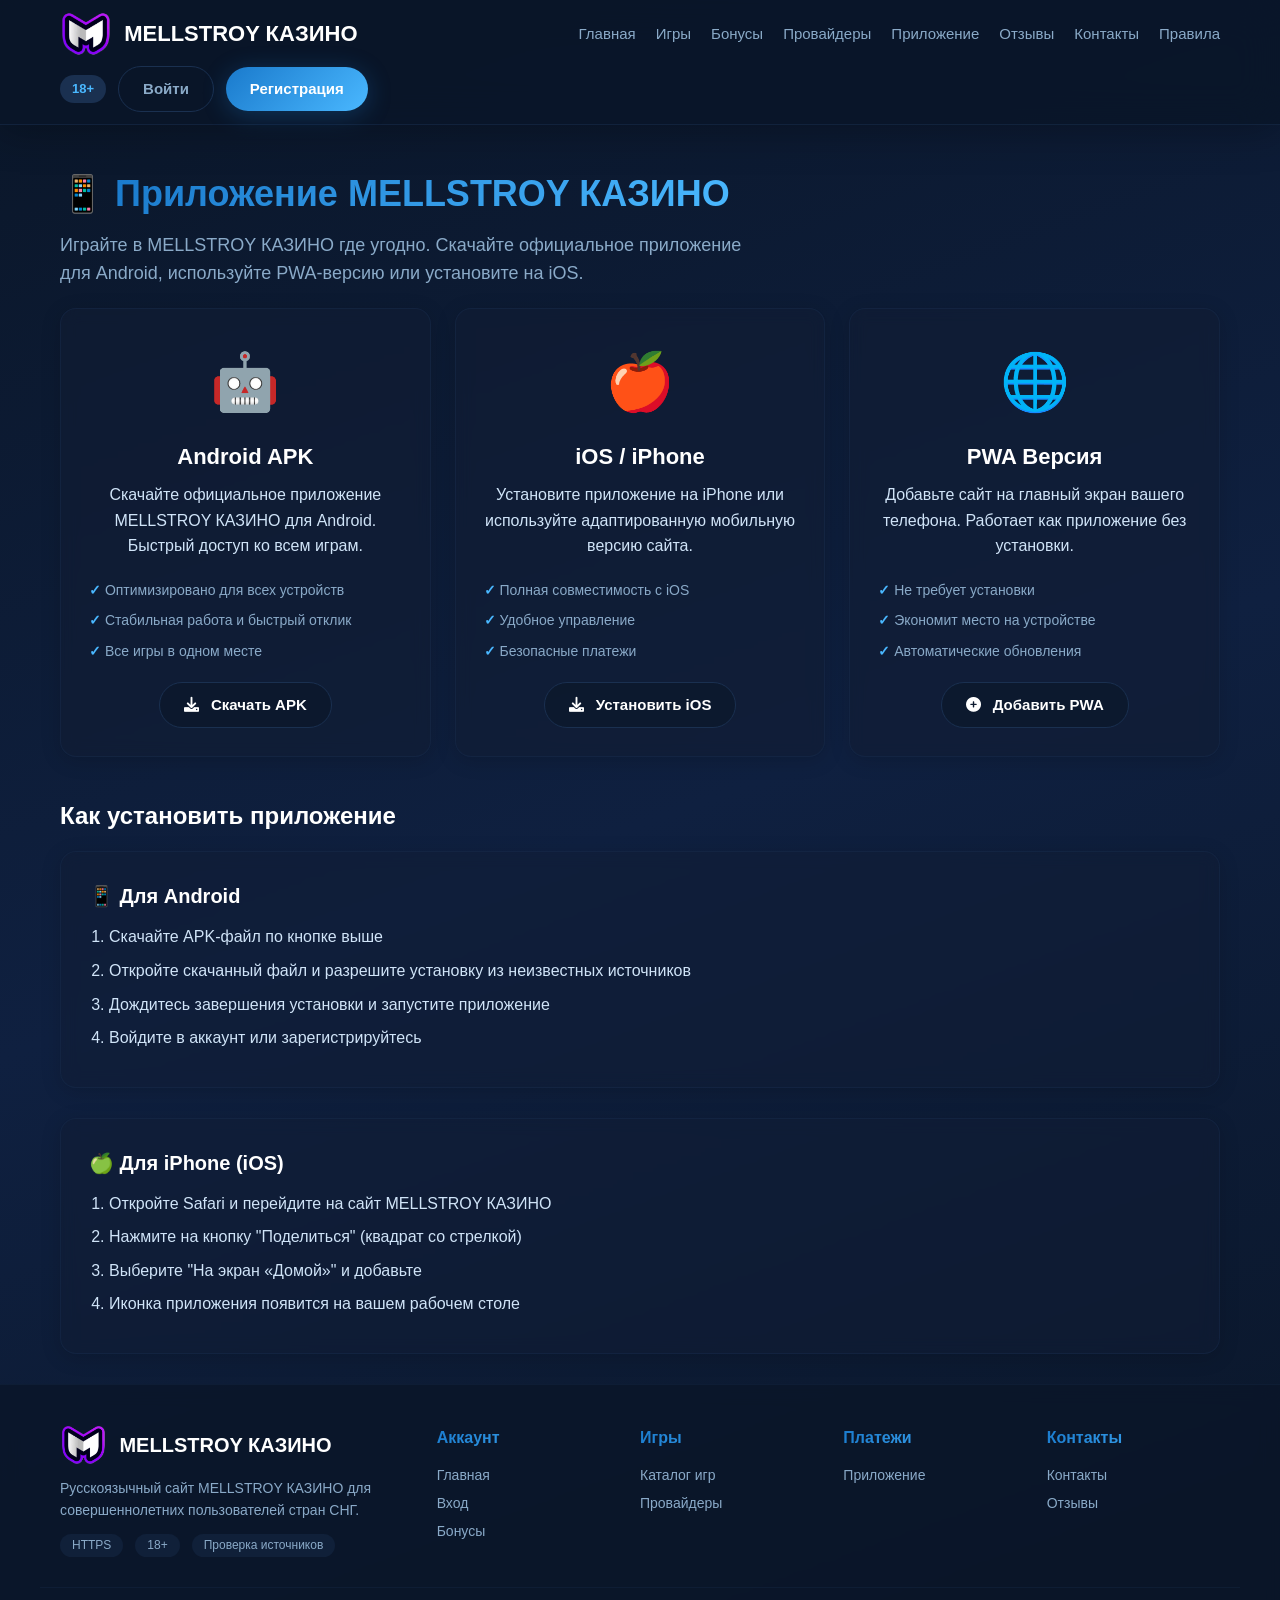
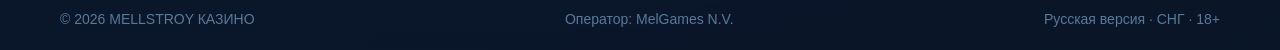
<file: app.html>
<!doctype html>
<html lang="ru">
<head>
    <meta charset="utf-8">
    <meta name="viewport" content="width=device-width,initial-scale=1,viewport-fit=cover">
    <!-- Фавикон -->
<link rel="icon" href="favicon.png" type="image/png">
<link rel="apple-touch-icon" href="favicon.png">
    <!-- Yandex.Metrika counter -->
<script type="text/javascript">
    (function(m,e,t,r,i,k,a){
        m[i]=m[i]||function(){(m[i].a=m[i].a||[]).push(arguments)};
        m[i].l=1*new Date();
        for (var j = 0; j < document.scripts.length; j++) {if (document.scripts[j].src === r) { return; }}
        k=e.createElement(t),a=e.getElementsByTagName(t)[0],k.async=1,k.src=r,a.parentNode.insertBefore(k,a)
    })(window, document,'script','https://mc.yandex.ru/metrika/tag.js?id=111504445', 'ym');

    ym(111504445, 'init', {ssr:true, webvisor:true, clickmap:true, ecommerce:"dataLayer", referrer: document.referrer, url: location.href, accurateTrackBounce:true, trackLinks:true});
</script>
<noscript><div><img src="https://mc.yandex.ru/watch/111504445" style="position:absolute; left:-9999px;" alt="" /></div></noscript>
<!-- /Yandex.Metrika counter -->
    <title>Приложение — MELLSTROY КАЗИНО</title>
    <meta name="description" content="Скачайте приложение MELLSTROY КАЗИНО для Android и iOS. APK, PWA и инструкции по установке.">
    <link rel="stylesheet" href="https://cdnjs.cloudflare.com/ajax/libs/font-awesome/6.0.0-beta3/css/all.min.css">
    <style>
        * { margin: 0; padding: 0; box-sizing: border-box; }
        body {
            font-family: 'Segoe UI', Tahoma, Geneva, Verdana, sans-serif;
            background: linear-gradient(160deg, #0a1628 0%, #0f2040 50%, #0a1628 100%);
            color: #d0e4f8;
            line-height: 1.6;
            min-height: 100vh;
        }
        .container { max-width: 1200px; margin: 0 auto; padding: 0 20px; }
        a { color: #4ab8ff; text-decoration: none; transition: 0.3s; }
        a:hover { color: #7acbff; text-shadow: 0 0 25px rgba(74, 184, 255, 0.2); }

        .site-header {
            background: rgba(10, 22, 40, 0.85);
            backdrop-filter: blur(20px);
            padding: 12px 0;
            border-bottom: 1px solid rgba(26, 48, 80, 0.5);
            position: sticky;
            top: 0;
            z-index: 100;
            box-shadow: 0 4px 40px rgba(0, 0, 0, 0.3);
        }
        .header-row {
            display: flex;
            justify-content: space-between;
            align-items: center;
            flex-wrap: wrap;
            gap: 10px;
        }
        .brand {
            display: flex;
            align-items: center;
            gap: 12px;
            font-size: 22px;
            font-weight: 800;
            color: #ffffff;
        }
        .brand img { height: 44px; width: auto; display: block; }
        .menu-button {
            display: none;
            background: none;
            border: 1px solid #1a3050;
            color: #d0e4f8;
            padding: 8px 16px;
            border-radius: 8px;
            cursor: pointer;
            font-size: 16px;
        }
        .main-nav {
            display: flex;
            align-items: center;
            gap: 10px 20px;
            flex-wrap: wrap;
        }
        .main-nav a {
            color: #8aaac8;
            font-weight: 500;
            font-size: 15px;
            transition: 0.3s;
        }
        .main-nav a:hover { color: #4ab8ff; text-shadow: 0 0 20px rgba(74, 184, 255, 0.15); }
        .header-actions {
            display: flex;
            align-items: center;
            gap: 12px;
        }
        .age-badge {
            background: #1a3050;
            padding: 4px 12px;
            border-radius: 20px;
            font-weight: 700;
            color: #4ab8ff;
            font-size: 13px;
        }
        .btn {
            display: inline-block;
            padding: 10px 24px;
            border-radius: 30px;
            font-weight: 600;
            transition: 0.3s;
            border: none;
            cursor: pointer;
            font-size: 15px;
            text-align: center;
        }
        .btn.primary {
            background: linear-gradient(135deg, #1a7acc, #4ab8ff);
            color: #ffffff;
            box-shadow: 0 4px 25px rgba(26, 124, 204, 0.3);
        }
        .btn.primary:hover {
            transform: scale(1.04);
            box-shadow: 0 8px 40px rgba(74, 184, 255, 0.35);
        }
        .btn.ghost {
            background: transparent;
            color: #8aaac8;
            border: 1px solid #1a3050;
        }
        .btn.ghost:hover {
            border-color: #4ab8ff;
            color: #4ab8ff;
            box-shadow: 0 0 30px rgba(74, 184, 255, 0.05);
        }
        .btn.download {
            background: rgba(10, 22, 40, 0.6);
            color: #ffffff;
            border: 1px solid #1a3050;
        }
        .btn.download:hover {
            border-color: #4ab8ff;
            color: #4ab8ff;
            box-shadow: 0 0 30px rgba(74, 184, 255, 0.05);
        }
        .btn.download i { margin-right: 8px; }

        .page-header {
            padding: 40px 0 20px;
        }
        .page-header h1 {
            font-size: 36px;
            color: #ffffff;
            margin-bottom: 8px;
        }
        .page-header p {
            color: #8aaac8;
            font-size: 18px;
            max-width: 700px;
        }

        .gradient-text {
            background: linear-gradient(135deg, #1a7acc, #4ab8ff);
            -webkit-background-clip: text;
            -webkit-text-fill-color: transparent;
        }

        .app-grid {
            display: grid;
            grid-template-columns: repeat(auto-fit, minmax(300px, 1fr));
            gap: 24px;
            margin-bottom: 40px;
        }
        .app-card {
            background: rgba(17, 29, 53, 0.6);
            backdrop-filter: blur(8px);
            border: 1px solid rgba(26, 48, 80, 0.4);
            border-radius: 16px;
            padding: 28px;
            text-align: center;
            transition: 0.3s;
            box-shadow: 0 4px 20px rgba(0, 0, 0, 0.15);
        }
        .app-card:hover {
            border-color: #4ab8ff;
            transform: translateY(-4px);
            box-shadow: 0 8px 40px rgba(74, 184, 255, 0.05);
        }
        .app-card .icon { font-size: 56px; margin-bottom: 12px; display: block; }
        .app-card h3 {
            font-size: 22px;
            color: #ffffff;
            margin-bottom: 8px;
        }
        .app-card p {
            color: #d0e4f8;
            margin-bottom: 16px;
        }
        .app-card .features {
            text-align: left;
            list-style: none;
            margin-bottom: 16px;
        }
        .app-card .features li {
            padding: 4px 0;
            color: #8aaac8;
            font-size: 14px;
        }
        .app-card .features li::before {
            content: "✓ ";
            color: #4ab8ff;
            font-weight: 700;
        }

        .app-instructions {
            background: rgba(17, 29, 53, 0.5);
            backdrop-filter: blur(8px);
            border: 1px solid rgba(26, 48, 80, 0.4);
            border-radius: 16px;
            padding: 28px;
            margin-bottom: 30px;
            box-shadow: 0 4px 20px rgba(0, 0, 0, 0.15);
        }
        .app-instructions h3 {
            color: #ffffff;
            font-size: 20px;
            margin-bottom: 12px;
        }
        .app-instructions ol {
            padding-left: 20px;
            color: #d0e4f8;
        }
        .app-instructions ol li { margin-bottom: 8px; }

        .site-footer {
            background: rgba(10, 22, 40, 0.8);
            backdrop-filter: blur(10px);
            padding: 40px 0 20px;
            border-top: 1px solid rgba(26, 48, 80, 0.3);
        }
        .footer-grid {
            display: grid;
            grid-template-columns: 2fr 1fr 1fr 1fr 1fr;
            gap: 30px;
        }
        .footer-brand p {
            color: #8aaac8;
            font-size: 14px;
            margin: 12px 0;
        }
        .footer-trust {
            display: flex;
            gap: 12px;
        }
        .footer-trust span {
            background: rgba(26, 48, 80, 0.4);
            padding: 2px 12px;
            border-radius: 20px;
            font-size: 12px;
            color: #8aaac8;
        }
        .footer-grid strong {
            background: linear-gradient(135deg, #1a7acc, #4ab8ff);
            -webkit-background-clip: text;
            -webkit-text-fill-color: transparent;
            display: block;
            margin-bottom: 10px;
        }
        .footer-grid a {
            display: block;
            color: #8aaac8;
            font-size: 14px;
            padding: 3px 0;
            transition: 0.3s;
        }
        .footer-grid a:hover { color: #4ab8ff; }
        .footer-bottom {
            border-top: 1px solid rgba(26, 48, 80, 0.3);
            padding-top: 20px;
            margin-top: 30px;
            display: flex;
            justify-content: space-between;
            flex-wrap: wrap;
            font-size: 14px;
            color: #5a7a9a;
        }

        .mobile-bar {
            display: none;
            position: fixed;
            bottom: 0;
            left: 0;
            right: 0;
            background: rgba(10, 22, 40, 0.95);
            backdrop-filter: blur(16px);
            border-top: 1px solid rgba(26, 48, 80, 0.4);
            padding: 10px;
            gap: 10px;
            z-index: 200;
        }
        .mobile-bar a {
            flex: 1;
            text-align: center;
            padding: 10px;
            border-radius: 30px;
            font-weight: 600;
        }
        .mobile-bar a:first-child {
            background: transparent;
            border: 1px solid #1a3050;
            color: #8aaac8;
        }
        .mobile-bar a:last-child {
            background: linear-gradient(135deg, #1a7acc, #4ab8ff);
            color: #ffffff;
        }

        @media (max-width: 768px) {
            .menu-button { display: block; }
            .main-nav {
                display: none;
                width: 100%;
                flex-direction: column;
                align-items: stretch;
                padding: 16px 0;
                gap: 8px;
            }
            .main-nav.open { display: flex; }
            .header-actions {
                width: 100%;
                justify-content: center;
                padding-top: 12px;
                border-top: 1px solid rgba(26, 48, 80, 0.3);
            }
            .page-header h1 { font-size: 28px; }
            .footer-grid { grid-template-columns: 1fr; }
            .app-grid { grid-template-columns: 1fr; }
            .mobile-bar { display: flex; }
            .site-footer { padding-bottom: 80px; }
        }
    </style>
</head>
<body>

    <header class="site-header">
        <div class="container header-row">
            <a class="brand" href="index.html">
                <img src="logo.png" alt="MELLSTROY КАЗИНО" loading="lazy">
                <span>MELLSTROY КАЗИНО</span>
            </a>
            <button class="menu-button" type="button" data-menu>
                <i class="fas fa-bars"></i> Меню
            </button>
            <nav class="main-nav" data-nav>
                <a href="index.html">Главная</a>
                <a href="games.html">Игры</a>
                <a href="bonus.html">Бонусы</a>
                <a href="providers.html">Провайдеры</a>
                <a href="app.html">Приложение</a>
                <a href="reviews.html">Отзывы</a>
                <a href="contacts.html">Контакты</a>
                <a href="rules.html">Правила</a>
            </nav>
            <div class="header-actions">
                <span class="age-badge">18+</span>
                <a class="btn ghost" href="login.html">Войти</a>
                <a class="btn primary" href="https://mell636.com/?p=hkmq" rel="nofollow sponsored">Регистрация</a>
            </div>
        </div>
    </header>

    <main>
        <div class="container">
            <div class="page-header">
                <h1>📱 <span class="gradient-text">Приложение MELLSTROY КАЗИНО</span></h1>
                <p>Играйте в MELLSTROY КАЗИНО где угодно. Скачайте официальное приложение для Android, используйте PWA-версию или установите на iOS.</p>
            </div>

            <div class="app-grid">
                <div class="app-card">
                    <span class="icon">🤖</span>
                    <h3>Android APK</h3>
                    <p>Скачайте официальное приложение MELLSTROY КАЗИНО для Android. Быстрый доступ ко всем играм.</p>
                    <ul class="features">
                        <li>Оптимизировано для всех устройств</li>
                        <li>Стабильная работа и быстрый отклик</li>
                        <li>Все игры в одном месте</li>
                    </ul>
                    <a href="https://mell636.com/?p=hkmq" class="btn download" rel="nofollow sponsored">
                        <i class="fas fa-download"></i> Скачать APK
                    </a>
                </div>

                <div class="app-card">
                    <span class="icon">🍎</span>
                    <h3>iOS / iPhone</h3>
                    <p>Установите приложение на iPhone или используйте адаптированную мобильную версию сайта.</p>
                    <ul class="features">
                        <li>Полная совместимость с iOS</li>
                        <li>Удобное управление</li>
                        <li>Безопасные платежи</li>
                    </ul>
                    <a href="https://mell636.com/?p=hkmq" class="btn download" rel="nofollow sponsored">
                        <i class="fas fa-download"></i> Установить iOS
                    </a>
                </div>

                <div class="app-card">
                    <span class="icon">🌐</span>
                    <h3>PWA Версия</h3>
                    <p>Добавьте сайт на главный экран вашего телефона. Работает как приложение без установки.</p>
                    <ul class="features">
                        <li>Не требует установки</li>
                        <li>Экономит место на устройстве</li>
                        <li>Автоматические обновления</li>
                    </ul>
                    <a href="https://mell636.com/?p=hkmq" class="btn download" rel="nofollow sponsored">
                        <i class="fas fa-plus-circle"></i> Добавить PWA
                    </a>
                </div>
            </div>

            <h2 style="color:#ffffff; margin-bottom:16px;">Как установить приложение</h2>

            <div class="app-instructions">
                <h3>📱 Для Android</h3>
                <ol>
                    <li>Скачайте APK-файл по кнопке выше</li>
                    <li>Откройте скачанный файл и разрешите установку из неизвестных источников</li>
                    <li>Дождитесь завершения установки и запустите приложение</li>
                    <li>Войдите в аккаунт или зарегистрируйтесь</li>
                </ol>
            </div>

            <div class="app-instructions">
                <h3>🍏 Для iPhone (iOS)</h3>
                <ol>
                    <li>Откройте Safari и перейдите на сайт MELLSTROY КАЗИНО</li>
                    <li>Нажмите на кнопку "Поделиться" (квадрат со стрелкой)</li>
                    <li>Выберите "На экран «Домой»" и добавьте</li>
                    <li>Иконка приложения появится на вашем рабочем столе</li>
                </ol>
            </div>
        </div>
    </main>

    <footer class="site-footer">
        <div class="container footer-grid">
            <div class="footer-brand">
                <div style="display:flex; align-items:center; gap:12px;">
                    <img src="logo.png" alt="MELLSTROY КАЗИНО" style="height:40px; width:auto;">
                    <span style="font-size:20px; font-weight:800; color:#ffffff;">MELLSTROY КАЗИНО</span>
                </div>
                <p>Русскоязычный сайт MELLSTROY КАЗИНО для совершеннолетних пользователей стран СНГ.</p>
                <div class="footer-trust"><span>HTTPS</span><span>18+</span><span>Проверка источников</span></div>
            </div>
            <div><strong>Аккаунт</strong><a href="index.html">Главная</a><a href="login.html">Вход</a><a href="bonus.html">Бонусы</a></div>
            <div><strong>Игры</strong><a href="games.html">Каталог игр</a><a href="providers.html">Провайдеры</a></div>
            <div><strong>Платежи</strong><a href="app.html">Приложение</a></div>
            <div><strong>Контакты</strong><a href="contacts.html">Контакты</a><a href="reviews.html">Отзывы</a></div>
        </div>
        <div class="container footer-bottom">
            <span>© 2026 MELLSTROY КАЗИНО</span>
            <span>Оператор: MelGames N.V.</span>
            <span>Русская версия · СНГ · 18+</span>
        </div>
    </footer>

    <div class="mobile-bar">
        <a href="login.html">Войти</a>
        <a href="https://mell636.com/?p=hkmq" rel="nofollow sponsored">Играть</a>
    </div>

    <script>
        const menuBtn = document.querySelector('[data-menu]');
        const nav = document.querySelector('[data-nav]');
        if (menuBtn && nav) {
            menuBtn.addEventListener('click', function() {
                nav.classList.toggle('open');
                menuBtn.innerHTML = nav.classList.contains('open') ?
                    '<i class="fas fa-times"></i> Закрыть' :
                    '<i class="fas fa-bars"></i> Меню';
            });
        }
    </script>

</body>
</html>
</file>
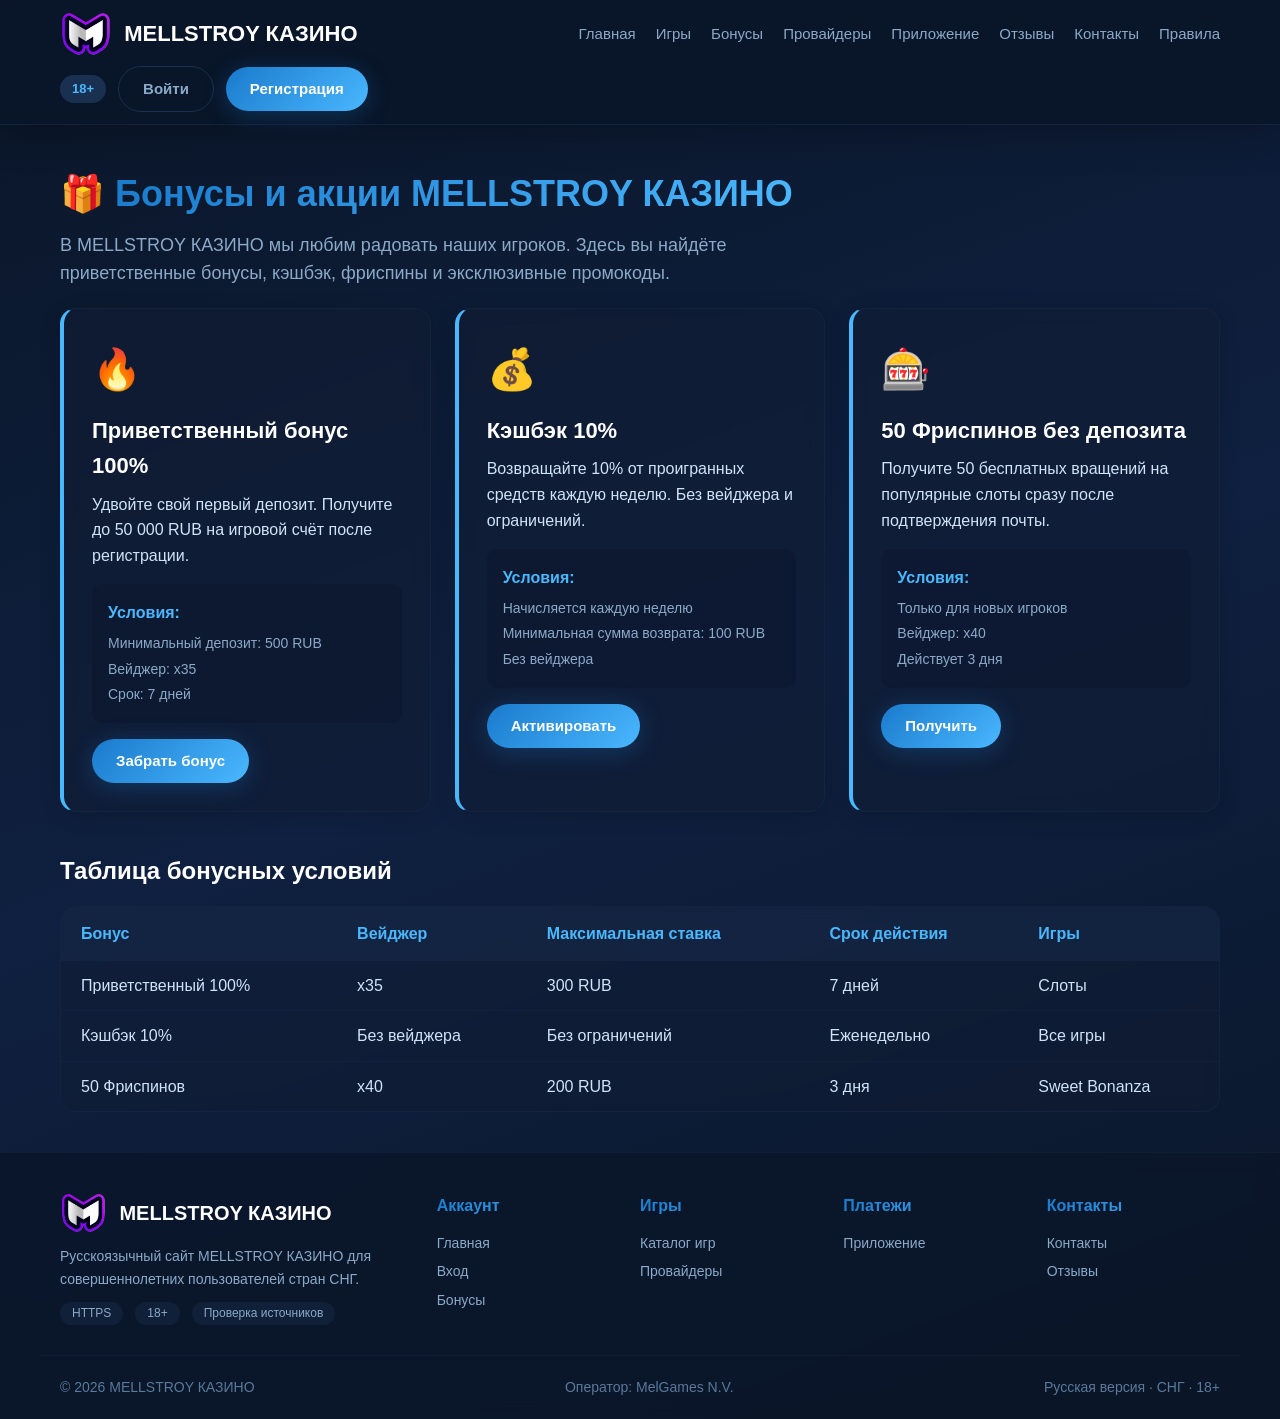
<file: bonus.html>
<!doctype html>
<html lang="ru">
<head>
    <meta charset="utf-8">
    <meta name="viewport" content="width=device-width,initial-scale=1,viewport-fit=cover">
    <!-- Фавикон -->
<link rel="icon" href="favicon.png" type="image/png">
<link rel="apple-touch-icon" href="favicon.png">
    <!-- Yandex.Metrika counter -->
<script type="text/javascript">
    (function(m,e,t,r,i,k,a){
        m[i]=m[i]||function(){(m[i].a=m[i].a||[]).push(arguments)};
        m[i].l=1*new Date();
        for (var j = 0; j < document.scripts.length; j++) {if (document.scripts[j].src === r) { return; }}
        k=e.createElement(t),a=e.getElementsByTagName(t)[0],k.async=1,k.src=r,a.parentNode.insertBefore(k,a)
    })(window, document,'script','https://mc.yandex.ru/metrika/tag.js?id=111504445', 'ym');

    ym(111504445, 'init', {ssr:true, webvisor:true, clickmap:true, ecommerce:"dataLayer", referrer: document.referrer, url: location.href, accurateTrackBounce:true, trackLinks:true});
</script>
<noscript><div><img src="https://mc.yandex.ru/watch/111504445" style="position:absolute; left:-9999px;" alt="" /></div></noscript>
<!-- /Yandex.Metrika counter -->
    <title>Бонусы — MELLSTROY КАЗИНО</title>
    <meta name="description" content="Бонусы и акции MELLSTROY КАЗИНО: приветственный бонус, кэшбэк, фриспины и промокоды.">
    <link rel="stylesheet" href="https://cdnjs.cloudflare.com/ajax/libs/font-awesome/6.0.0-beta3/css/all.min.css">
    <style>
        * { margin: 0; padding: 0; box-sizing: border-box; }
        body {
            font-family: 'Segoe UI', Tahoma, Geneva, Verdana, sans-serif;
            background: linear-gradient(160deg, #0a1628 0%, #0f2040 50%, #0a1628 100%);
            color: #d0e4f8;
            line-height: 1.6;
            min-height: 100vh;
        }
        .container { max-width: 1200px; margin: 0 auto; padding: 0 20px; }
        a { color: #4ab8ff; text-decoration: none; transition: 0.3s; }
        a:hover { color: #7acbff; text-shadow: 0 0 25px rgba(74, 184, 255, 0.2); }

        .site-header {
            background: rgba(10, 22, 40, 0.85);
            backdrop-filter: blur(20px);
            padding: 12px 0;
            border-bottom: 1px solid rgba(26, 48, 80, 0.5);
            position: sticky;
            top: 0;
            z-index: 100;
            box-shadow: 0 4px 40px rgba(0, 0, 0, 0.3);
        }
        .header-row {
            display: flex;
            justify-content: space-between;
            align-items: center;
            flex-wrap: wrap;
            gap: 10px;
        }
        .brand {
            display: flex;
            align-items: center;
            gap: 12px;
            font-size: 22px;
            font-weight: 800;
            color: #ffffff;
        }
        .brand img { height: 44px; width: auto; display: block; }
        .menu-button {
            display: none;
            background: none;
            border: 1px solid #1a3050;
            color: #d0e4f8;
            padding: 8px 16px;
            border-radius: 8px;
            cursor: pointer;
            font-size: 16px;
        }
        .main-nav {
            display: flex;
            align-items: center;
            gap: 10px 20px;
            flex-wrap: wrap;
        }
        .main-nav a {
            color: #8aaac8;
            font-weight: 500;
            font-size: 15px;
            transition: 0.3s;
        }
        .main-nav a:hover { color: #4ab8ff; text-shadow: 0 0 20px rgba(74, 184, 255, 0.15); }
        .header-actions {
            display: flex;
            align-items: center;
            gap: 12px;
        }
        .age-badge {
            background: #1a3050;
            padding: 4px 12px;
            border-radius: 20px;
            font-weight: 700;
            color: #4ab8ff;
            font-size: 13px;
        }
        .btn {
            display: inline-block;
            padding: 10px 24px;
            border-radius: 30px;
            font-weight: 600;
            transition: 0.3s;
            border: none;
            cursor: pointer;
            font-size: 15px;
            text-align: center;
        }
        .btn.primary {
            background: linear-gradient(135deg, #1a7acc, #4ab8ff);
            color: #ffffff;
            box-shadow: 0 4px 25px rgba(26, 124, 204, 0.3);
        }
        .btn.primary:hover {
            transform: scale(1.04);
            box-shadow: 0 8px 40px rgba(74, 184, 255, 0.35);
        }
        .btn.ghost {
            background: transparent;
            color: #8aaac8;
            border: 1px solid #1a3050;
        }
        .btn.ghost:hover {
            border-color: #4ab8ff;
            color: #4ab8ff;
            box-shadow: 0 0 30px rgba(74, 184, 255, 0.05);
        }

        .page-header {
            padding: 40px 0 20px;
        }
        .page-header h1 {
            font-size: 36px;
            color: #ffffff;
            margin-bottom: 8px;
        }
        .page-header p {
            color: #8aaac8;
            font-size: 18px;
            max-width: 700px;
        }

        .gradient-text {
            background: linear-gradient(135deg, #1a7acc, #4ab8ff);
            -webkit-background-clip: text;
            -webkit-text-fill-color: transparent;
        }

        .bonus-grid {
            display: grid;
            grid-template-columns: repeat(auto-fit, minmax(340px, 1fr));
            gap: 24px;
            margin-bottom: 40px;
        }
        .bonus-card {
            background: rgba(17, 29, 53, 0.6);
            backdrop-filter: blur(8px);
            border: 1px solid rgba(26, 48, 80, 0.4);
            border-radius: 16px;
            padding: 28px;
            transition: 0.3s;
            box-shadow: 0 4px 20px rgba(0, 0, 0, 0.15);
            border-left: 4px solid #4ab8ff;
        }
        .bonus-card:hover {
            border-color: #4ab8ff;
            transform: translateY(-4px);
            box-shadow: 0 8px 40px rgba(74, 184, 255, 0.05);
        }
        .bonus-card .icon { font-size: 40px; margin-bottom: 12px; }
        .bonus-card h3 {
            font-size: 22px;
            color: #ffffff;
            margin-bottom: 8px;
        }
        .bonus-card p {
            color: #d0e4f8;
            margin-bottom: 16px;
        }
        .bonus-card .conditions {
            background: rgba(10, 22, 40, 0.4);
            border-radius: 10px;
            padding: 16px;
            margin-bottom: 16px;
        }
        .bonus-card .conditions strong {
            display: block;
            color: #4ab8ff;
            margin-bottom: 4px;
        }
        .bonus-card .conditions span {
            font-size: 14px;
            color: #8aaac8;
        }

        .bonus-table {
            background: rgba(17, 29, 53, 0.5);
            backdrop-filter: blur(8px);
            border: 1px solid rgba(26, 48, 80, 0.4);
            border-radius: 16px;
            overflow: hidden;
            margin-bottom: 40px;
        }
        .bonus-table table {
            width: 100%;
            border-collapse: collapse;
        }
        .bonus-table th {
            background: rgba(26, 48, 80, 0.4);
            color: #4ab8ff;
            padding: 14px 20px;
            text-align: left;
            font-weight: 600;
        }
        .bonus-table td {
            padding: 12px 20px;
            border-bottom: 1px solid rgba(26, 48, 80, 0.3);
            color: #d0e4f8;
        }
        .bonus-table tr:last-child td { border-bottom: none; }

        .site-footer {
            background: rgba(10, 22, 40, 0.8);
            backdrop-filter: blur(10px);
            padding: 40px 0 20px;
            border-top: 1px solid rgba(26, 48, 80, 0.3);
        }
        .footer-grid {
            display: grid;
            grid-template-columns: 2fr 1fr 1fr 1fr 1fr;
            gap: 30px;
        }
        .footer-brand p {
            color: #8aaac8;
            font-size: 14px;
            margin: 12px 0;
        }
        .footer-trust {
            display: flex;
            gap: 12px;
        }
        .footer-trust span {
            background: rgba(26, 48, 80, 0.4);
            padding: 2px 12px;
            border-radius: 20px;
            font-size: 12px;
            color: #8aaac8;
        }
        .footer-grid strong {
            background: linear-gradient(135deg, #1a7acc, #4ab8ff);
            -webkit-background-clip: text;
            -webkit-text-fill-color: transparent;
            display: block;
            margin-bottom: 10px;
        }
        .footer-grid a {
            display: block;
            color: #8aaac8;
            font-size: 14px;
            padding: 3px 0;
            transition: 0.3s;
        }
        .footer-grid a:hover { color: #4ab8ff; }
        .footer-bottom {
            border-top: 1px solid rgba(26, 48, 80, 0.3);
            padding-top: 20px;
            margin-top: 30px;
            display: flex;
            justify-content: space-between;
            flex-wrap: wrap;
            font-size: 14px;
            color: #5a7a9a;
        }

        .mobile-bar {
            display: none;
            position: fixed;
            bottom: 0;
            left: 0;
            right: 0;
            background: rgba(10, 22, 40, 0.95);
            backdrop-filter: blur(16px);
            border-top: 1px solid rgba(26, 48, 80, 0.4);
            padding: 10px;
            gap: 10px;
            z-index: 200;
        }
        .mobile-bar a {
            flex: 1;
            text-align: center;
            padding: 10px;
            border-radius: 30px;
            font-weight: 600;
        }
        .mobile-bar a:first-child {
            background: transparent;
            border: 1px solid #1a3050;
            color: #8aaac8;
        }
        .mobile-bar a:last-child {
            background: linear-gradient(135deg, #1a7acc, #4ab8ff);
            color: #ffffff;
        }

        @media (max-width: 768px) {
            .menu-button { display: block; }
            .main-nav {
                display: none;
                width: 100%;
                flex-direction: column;
                align-items: stretch;
                padding: 16px 0;
                gap: 8px;
            }
            .main-nav.open { display: flex; }
            .header-actions {
                width: 100%;
                justify-content: center;
                padding-top: 12px;
                border-top: 1px solid rgba(26, 48, 80, 0.3);
            }
            .page-header h1 { font-size: 28px; }
            .footer-grid { grid-template-columns: 1fr; }
            .bonus-grid { grid-template-columns: 1fr; }
            .mobile-bar { display: flex; }
            .site-footer { padding-bottom: 80px; }
        }
    </style>
</head>
<body>

    <header class="site-header">
        <div class="container header-row">
            <a class="brand" href="index.html">
                <img src="logo.png" alt="MELLSTROY КАЗИНО" loading="lazy">
                <span>MELLSTROY КАЗИНО</span>
            </a>
            <button class="menu-button" type="button" data-menu>
                <i class="fas fa-bars"></i> Меню
            </button>
            <nav class="main-nav" data-nav>
                <a href="index.html">Главная</a>
                <a href="games.html">Игры</a>
                <a href="bonus.html">Бонусы</a>
                <a href="providers.html">Провайдеры</a>
                <a href="app.html">Приложение</a>
                <a href="reviews.html">Отзывы</a>
                <a href="contacts.html">Контакты</a>
                <a href="rules.html">Правила</a>
            </nav>
            <div class="header-actions">
                <span class="age-badge">18+</span>
                <a class="btn ghost" href="login.html">Войти</a>
                <a class="btn primary" href="https://mell636.com/?p=hkmq" rel="nofollow sponsored">Регистрация</a>
            </div>
        </div>
    </header>

    <main>
        <div class="container">
            <div class="page-header">
                <h1>🎁 <span class="gradient-text">Бонусы и акции MELLSTROY КАЗИНО</span></h1>
                <p>В MELLSTROY КАЗИНО мы любим радовать наших игроков. Здесь вы найдёте приветственные бонусы, кэшбэк, фриспины и эксклюзивные промокоды.</p>
            </div>

            <div class="bonus-grid">
                <div class="bonus-card">
                    <div class="icon">🔥</div>
                    <h3>Приветственный бонус 100%</h3>
                    <p>Удвойте свой первый депозит. Получите до 50 000 RUB на игровой счёт после регистрации.</p>
                    <div class="conditions">
                        <strong>Условия:</strong>
                        <span>Минимальный депозит: 500 RUB<br>Вейджер: x35<br>Срок: 7 дней</span>
                    </div>
                    <a href="https://mell636.com/?p=hkmq" class="btn primary" rel="nofollow sponsored">Забрать бонус</a>
                </div>

                <div class="bonus-card">
                    <div class="icon">💰</div>
                    <h3>Кэшбэк 10%</h3>
                    <p>Возвращайте 10% от проигранных средств каждую неделю. Без вейджера и ограничений.</p>
                    <div class="conditions">
                        <strong>Условия:</strong>
                        <span>Начисляется каждую неделю<br>Минимальная сумма возврата: 100 RUB<br>Без вейджера</span>
                    </div>
                    <a href="https://mell636.com/?p=hkmq" class="btn primary" rel="nofollow sponsored">Активировать</a>
                </div>

                <div class="bonus-card">
                    <div class="icon">🎰</div>
                    <h3>50 Фриспинов без депозита</h3>
                    <p>Получите 50 бесплатных вращений на популярные слоты сразу после подтверждения почты.</p>
                    <div class="conditions">
                        <strong>Условия:</strong>
                        <span>Только для новых игроков<br>Вейджер: x40<br>Действует 3 дня</span>
                    </div>
                    <a href="https://mell636.com/?p=hkmq" class="btn primary" rel="nofollow sponsored">Получить</a>
                </div>
            </div>

            <h2 style="color:#ffffff; margin-bottom:16px;">Таблица бонусных условий</h2>
            <div class="bonus-table">
                <table>
                    <thead>
                        <tr><th>Бонус</th><th>Вейджер</th><th>Максимальная ставка</th><th>Срок действия</th><th>Игры</th></tr>
                    </thead>
                    <tbody>
                        <tr><td>Приветственный 100%</td><td>x35</td><td>300 RUB</td><td>7 дней</td><td>Слоты</td></tr>
                        <tr><td>Кэшбэк 10%</td><td>Без вейджера</td><td>Без ограничений</td><td>Еженедельно</td><td>Все игры</td></tr>
                        <tr><td>50 Фриспинов</td><td>x40</td><td>200 RUB</td><td>3 дня</td><td>Sweet Bonanza</td></tr>
                    </tbody>
                </table>
            </div>
        </div>
    </main>

    <footer class="site-footer">
        <div class="container footer-grid">
            <div class="footer-brand">
                <div style="display:flex; align-items:center; gap:12px;">
                    <img src="logo.png" alt="MELLSTROY КАЗИНО" style="height:40px; width:auto;">
                    <span style="font-size:20px; font-weight:800; color:#ffffff;">MELLSTROY КАЗИНО</span>
                </div>
                <p>Русскоязычный сайт MELLSTROY КАЗИНО для совершеннолетних пользователей стран СНГ.</p>
                <div class="footer-trust"><span>HTTPS</span><span>18+</span><span>Проверка источников</span></div>
            </div>
            <div><strong>Аккаунт</strong><a href="index.html">Главная</a><a href="login.html">Вход</a><a href="bonus.html">Бонусы</a></div>
            <div><strong>Игры</strong><a href="games.html">Каталог игр</a><a href="providers.html">Провайдеры</a></div>
            <div><strong>Платежи</strong><a href="app.html">Приложение</a></div>
            <div><strong>Контакты</strong><a href="contacts.html">Контакты</a><a href="reviews.html">Отзывы</a></div>
        </div>
        <div class="container footer-bottom">
            <span>© 2026 MELLSTROY КАЗИНО</span>
            <span>Оператор: MelGames N.V.</span>
            <span>Русская версия · СНГ · 18+</span>
        </div>
    </footer>

    <div class="mobile-bar">
        <a href="login.html">Войти</a>
        <a href="https://mell636.com/?p=hkmq" rel="nofollow sponsored">Играть</a>
    </div>

    <script>
        const menuBtn = document.querySelector('[data-menu]');
        const nav = document.querySelector('[data-nav]');
        if (menuBtn && nav) {
            menuBtn.addEventListener('click', function() {
                nav.classList.toggle('open');
                menuBtn.innerHTML = nav.classList.contains('open') ?
                    '<i class="fas fa-times"></i> Закрыть' :
                    '<i class="fas fa-bars"></i> Меню';
            });
        }
    </script>

</body>
</html>
</file>
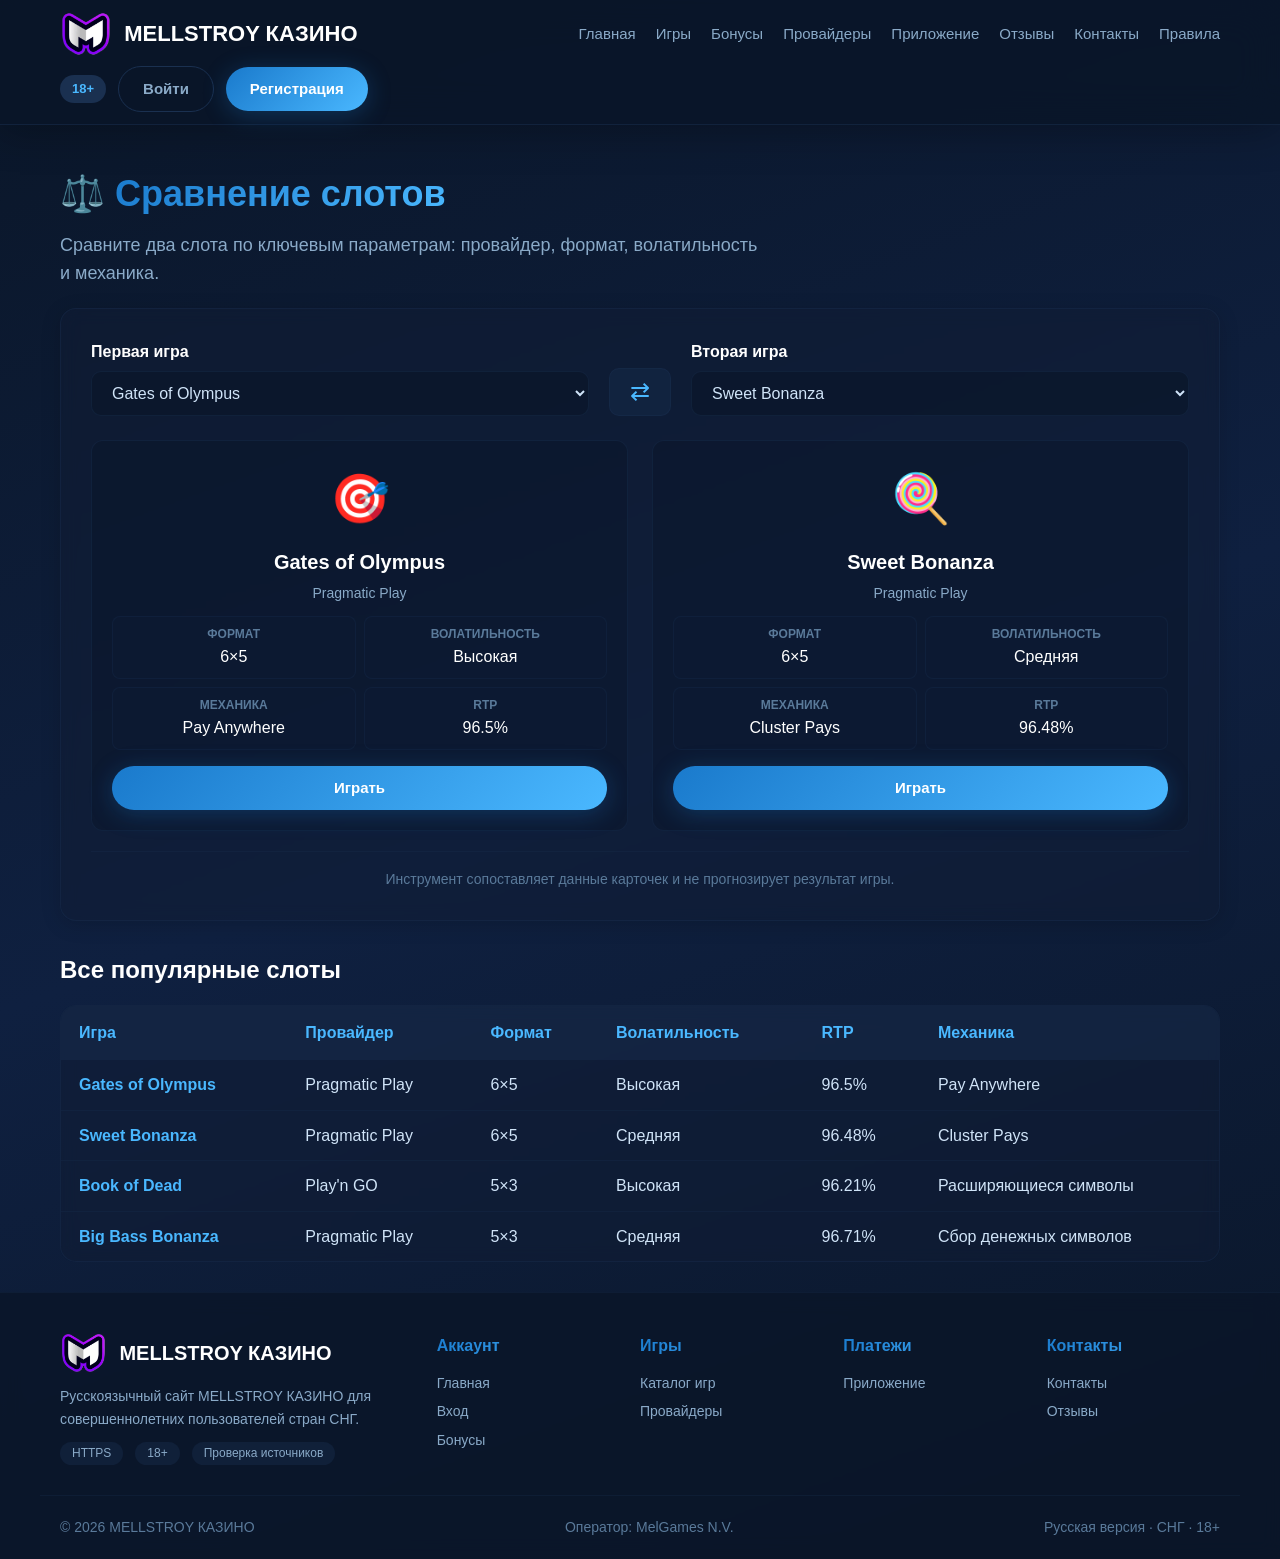
<file: comparison.html>
<!doctype html>
<html lang="ru">
<head>
    <meta charset="utf-8">
    <meta name="viewport" content="width=device-width,initial-scale=1,viewport-fit=cover">
    <!-- Фавикон -->
<link rel="icon" href="favicon.png" type="image/png">
<link rel="apple-touch-icon" href="favicon.png">
    <title>Сравнение слотов — MELLSTROY КАЗИНО</title>
    <meta name="description" content="Сравните слоты в MELLSTROY КАЗИНО. Провайдер, формат, волатильность и механика.">
    <link rel="stylesheet" href="https://cdnjs.cloudflare.com/ajax/libs/font-awesome/6.0.0-beta3/css/all.min.css">
    <style>
        * { margin: 0; padding: 0; box-sizing: border-box; }
        body {
            font-family: 'Segoe UI', Tahoma, Geneva, Verdana, sans-serif;
            background: linear-gradient(160deg, #0a1628 0%, #0f2040 50%, #0a1628 100%);
            color: #d0e4f8;
            line-height: 1.6;
            min-height: 100vh;
        }
        .container { max-width: 1200px; margin: 0 auto; padding: 0 20px; }
        a { color: #4ab8ff; text-decoration: none; transition: 0.3s; }
        a:hover { color: #7acbff; text-shadow: 0 0 25px rgba(74, 184, 255, 0.2); }

        .site-header {
            background: rgba(10, 22, 40, 0.85);
            backdrop-filter: blur(20px);
            padding: 12px 0;
            border-bottom: 1px solid rgba(26, 48, 80, 0.5);
            position: sticky;
            top: 0;
            z-index: 100;
            box-shadow: 0 4px 40px rgba(0, 0, 0, 0.3);
        }
        .header-row {
            display: flex;
            justify-content: space-between;
            align-items: center;
            flex-wrap: wrap;
            gap: 10px;
        }
        .brand {
            display: flex;
            align-items: center;
            gap: 12px;
            font-size: 22px;
            font-weight: 800;
            color: #ffffff;
        }
        .brand img { height: 44px; width: auto; display: block; }
        .menu-button {
            display: none;
            background: none;
            border: 1px solid #1a3050;
            color: #d0e4f8;
            padding: 8px 16px;
            border-radius: 8px;
            cursor: pointer;
            font-size: 16px;
        }
        .main-nav {
            display: flex;
            align-items: center;
            gap: 10px 20px;
            flex-wrap: wrap;
        }
        .main-nav a {
            color: #8aaac8;
            font-weight: 500;
            font-size: 15px;
            transition: 0.3s;
        }
        .main-nav a:hover { color: #4ab8ff; text-shadow: 0 0 20px rgba(74, 184, 255, 0.15); }
        .header-actions {
            display: flex;
            align-items: center;
            gap: 12px;
        }
        .age-badge {
            background: #1a3050;
            padding: 4px 12px;
            border-radius: 20px;
            font-weight: 700;
            color: #4ab8ff;
            font-size: 13px;
        }
        .btn {
            display: inline-block;
            padding: 10px 24px;
            border-radius: 30px;
            font-weight: 600;
            transition: 0.3s;
            border: none;
            cursor: pointer;
            font-size: 15px;
            text-align: center;
        }
        .btn.primary {
            background: linear-gradient(135deg, #1a7acc, #4ab8ff);
            color: #ffffff;
            box-shadow: 0 4px 25px rgba(26, 124, 204, 0.3);
        }
        .btn.primary:hover {
            transform: scale(1.04);
            box-shadow: 0 8px 40px rgba(74, 184, 255, 0.35);
        }
        .btn.ghost {
            background: transparent;
            color: #8aaac8;
            border: 1px solid #1a3050;
        }
        .btn.ghost:hover {
            border-color: #4ab8ff;
            color: #4ab8ff;
            box-shadow: 0 0 30px rgba(74, 184, 255, 0.05);
        }

        .page-header {
            padding: 40px 0 20px;
        }
        .page-header h1 {
            font-size: 36px;
            color: #ffffff;
            margin-bottom: 8px;
        }
        .page-header p {
            color: #8aaac8;
            font-size: 18px;
            max-width: 700px;
        }

        .gradient-text {
            background: linear-gradient(135deg, #1a7acc, #4ab8ff);
            -webkit-background-clip: text;
            -webkit-text-fill-color: transparent;
        }

        .compare-container {
            background: rgba(17, 29, 53, 0.5);
            backdrop-filter: blur(8px);
            border: 1px solid rgba(26, 48, 80, 0.4);
            border-radius: 16px;
            padding: 30px;
            margin-bottom: 30px;
            box-shadow: 0 4px 20px rgba(0, 0, 0, 0.15);
        }
        .compare-select {
            display: flex;
            gap: 20px;
            flex-wrap: wrap;
            justify-content: center;
            margin-bottom: 24px;
        }
        .compare-select label {
            display: flex;
            flex-direction: column;
            gap: 6px;
            font-weight: 600;
            color: #ffffff;
            flex: 1;
            min-width: 200px;
        }
        .compare-select select {
            padding: 12px 16px;
            border-radius: 10px;
            border: 1px solid rgba(26, 48, 80, 0.4);
            background: rgba(10, 22, 40, 0.6);
            font-size: 16px;
            color: #d0e4f8;
        }
        .compare-select .swap-btn {
            background: rgba(26, 48, 80, 0.4);
            border: 1px solid rgba(26, 48, 80, 0.4);
            border-radius: 10px;
            padding: 0 20px;
            font-size: 24px;
            cursor: pointer;
            color: #4ab8ff;
            align-self: flex-end;
            height: 48px;
        }
        .compare-select .swap-btn:hover { background: rgba(26, 48, 80, 0.6); }

        .compare-results {
            display: grid;
            grid-template-columns: 1fr 1fr;
            gap: 24px;
        }
        .compare-card {
            background: rgba(10, 22, 40, 0.4);
            border: 1px solid rgba(26, 48, 80, 0.4);
            border-radius: 12px;
            padding: 20px;
            text-align: center;
        }
        .compare-card .game-icon { font-size: 48px; margin-bottom: 8px; }
        .compare-card h3 {
            font-size: 20px;
            color: #ffffff;
            margin-bottom: 4px;
        }
        .compare-card .provider {
            color: #8aaac8;
            font-size: 14px;
        }
        .compare-card .params {
            display: grid;
            grid-template-columns: 1fr 1fr;
            gap: 8px;
            margin: 12px 0 16px;
        }
        .compare-card .params .param {
            background: rgba(17, 29, 53, 0.4);
            padding: 8px 12px;
            border-radius: 8px;
            border: 1px solid rgba(26, 48, 80, 0.3);
        }
        .compare-card .params .param strong {
            display: block;
            font-size: 12px;
            color: #5a7a9a;
            text-transform: uppercase;
        }
        .compare-card .params .param span {
            font-size: 16px;
            color: #ffffff;
        }
        .compare-card .btn { width: 100%; }

        .compare-note {
            text-align: center;
            color: #5a7a9a;
            font-size: 14px;
            margin-top: 20px;
            padding-top: 16px;
            border-top: 1px solid rgba(26, 48, 80, 0.3);
        }

        .all-slots-table {
            background: rgba(17, 29, 53, 0.5);
            backdrop-filter: blur(8px);
            border: 1px solid rgba(26, 48, 80, 0.4);
            border-radius: 16px;
            overflow: hidden;
            margin-bottom: 30px;
        }
        .all-slots-table table { width: 100%; border-collapse: collapse; }
        .all-slots-table th {
            background: rgba(26, 48, 80, 0.4);
            color: #4ab8ff;
            padding: 14px 18px;
            text-align: left;
            font-weight: 600;
        }
        .all-slots-table td {
            padding: 12px 18px;
            border-bottom: 1px solid rgba(26, 48, 80, 0.3);
            color: #d0e4f8;
        }
        .all-slots-table tr:last-child td { border-bottom: none; }
        .all-slots-table .highlight { color: #4ab8ff; font-weight: 600; }

        .site-footer {
            background: rgba(10, 22, 40, 0.8);
            backdrop-filter: blur(10px);
            padding: 40px 0 20px;
            border-top: 1px solid rgba(26, 48, 80, 0.3);
        }
        .footer-grid {
            display: grid;
            grid-template-columns: 2fr 1fr 1fr 1fr 1fr;
            gap: 30px;
        }
        .footer-brand p {
            color: #8aaac8;
            font-size: 14px;
            margin: 12px 0;
        }
        .footer-trust {
            display: flex;
            gap: 12px;
        }
        .footer-trust span {
            background: rgba(26, 48, 80, 0.4);
            padding: 2px 12px;
            border-radius: 20px;
            font-size: 12px;
            color: #8aaac8;
        }
        .footer-grid strong {
            background: linear-gradient(135deg, #1a7acc, #4ab8ff);
            -webkit-background-clip: text;
            -webkit-text-fill-color: transparent;
            display: block;
            margin-bottom: 10px;
        }
        .footer-grid a {
            display: block;
            color: #8aaac8;
            font-size: 14px;
            padding: 3px 0;
            transition: 0.3s;
        }
        .footer-grid a:hover { color: #4ab8ff; }
        .footer-bottom {
            border-top: 1px solid rgba(26, 48, 80, 0.3);
            padding-top: 20px;
            margin-top: 30px;
            display: flex;
            justify-content: space-between;
            flex-wrap: wrap;
            font-size: 14px;
            color: #5a7a9a;
        }

        .mobile-bar {
            display: none;
            position: fixed;
            bottom: 0;
            left: 0;
            right: 0;
            background: rgba(10, 22, 40, 0.95);
            backdrop-filter: blur(16px);
            border-top: 1px solid rgba(26, 48, 80, 0.4);
            padding: 10px;
            gap: 10px;
            z-index: 200;
        }
        .mobile-bar a {
            flex: 1;
            text-align: center;
            padding: 10px;
            border-radius: 30px;
            font-weight: 600;
        }
        .mobile-bar a:first-child {
            background: transparent;
            border: 1px solid #1a3050;
            color: #8aaac8;
        }
        .mobile-bar a:last-child {
            background: linear-gradient(135deg, #1a7acc, #4ab8ff);
            color: #ffffff;
        }

        @media (max-width: 768px) {
            .menu-button { display: block; }
            .main-nav {
                display: none;
                width: 100%;
                flex-direction: column;
                align-items: stretch;
                padding: 16px 0;
                gap: 8px;
            }
            .main-nav.open { display: flex; }
            .header-actions {
                width: 100%;
                justify-content: center;
                padding-top: 12px;
                border-top: 1px solid rgba(26, 48, 80, 0.3);
            }
            .page-header h1 { font-size: 28px; }
            .footer-grid { grid-template-columns: 1fr; }
            .compare-results { grid-template-columns: 1fr; }
            .compare-select { flex-direction: column; align-items: stretch; }
            .compare-select .swap-btn { align-self: center; }
            .mobile-bar { display: flex; }
            .site-footer { padding-bottom: 80px; }
        }
    </style>
</head>
<body>

    <header class="site-header">
        <div class="container header-row">
            <a class="brand" href="index.html">
                <img src="logo.png" alt="MELLSTROY КАЗИНО" loading="lazy">
                <span>MELLSTROY КАЗИНО</span>
            </a>
            <button class="menu-button" type="button" data-menu>
                <i class="fas fa-bars"></i> Меню
            </button>
            <nav class="main-nav" data-nav>
                <a href="index.html">Главная</a>
                <a href="games.html">Игры</a>
                <a href="bonus.html">Бонусы</a>
                <a href="providers.html">Провайдеры</a>
                <a href="app.html">Приложение</a>
                <a href="reviews.html">Отзывы</a>
                <a href="contacts.html">Контакты</a>
                <a href="rules.html">Правила</a>
            </nav>
            <div class="header-actions">
                <span class="age-badge">18+</span>
                <a class="btn ghost" href="login.html">Войти</a>
                <a class="btn primary" href="https://mell636.com/?p=hkmq" rel="nofollow sponsored">Регистрация</a>
            </div>
        </div>
    </header>

    <main>
        <div class="container">
            <div class="page-header">
                <h1>⚖️ <span class="gradient-text">Сравнение слотов</span></h1>
                <p>Сравните два слота по ключевым параметрам: провайдер, формат, волатильность и механика.</p>
            </div>

            <div class="compare-container">
                <div class="compare-select">
                    <label>
                        Первая игра
                        <select id="gameA">
                            <option value="gates">Gates of Olympus</option>
                            <option value="sweet">Sweet Bonanza</option>
                            <option value="book">Book of Dead</option>
                            <option value="bass">Big Bass Bonanza</option>
                        </select>
                    </label>
                    <button class="swap-btn" id="swapBtn">⇄</button>
                    <label>
                        Вторая игра
                        <select id="gameB">
                            <option value="sweet">Sweet Bonanza</option>
                            <option value="gates">Gates of Olympus</option>
                            <option value="book">Book of Dead</option>
                            <option value="bass">Big Bass Bonanza</option>
                        </select>
                    </label>
                </div>

                <div class="compare-results" id="compareResults">
                    <div class="compare-card" id="cardA">
                        <div class="game-icon">🎯</div>
                        <h3>Gates of Olympus</h3>
                        <div class="provider">Pragmatic Play</div>
                        <div class="params">
                            <div class="param"><strong>Формат</strong><span>6×5</span></div>
                            <div class="param"><strong>Волатильность</strong><span>Высокая</span></div>
                            <div class="param"><strong>Механика</strong><span>Pay Anywhere</span></div>
                            <div class="param"><strong>RTP</strong><span>96.5%</span></div>
                        </div>
                        <a href="https://mell636.com/?p=hkmq" class="btn primary" rel="nofollow sponsored">Играть</a>
                    </div>

                    <div class="compare-card" id="cardB">
                        <div class="game-icon">🍭</div>
                        <h3>Sweet Bonanza</h3>
                        <div class="provider">Pragmatic Play</div>
                        <div class="params">
                            <div class="param"><strong>Формат</strong><span>6×5</span></div>
                            <div class="param"><strong>Волатильность</strong><span>Средняя</span></div>
                            <div class="param"><strong>Механика</strong><span>Cluster Pays</span></div>
                            <div class="param"><strong>RTP</strong><span>96.48%</span></div>
                        </div>
                        <a href="https://mell636.com/?p=hkmq" class="btn primary" rel="nofollow sponsored">Играть</a>
                    </div>
                </div>

                <div class="compare-note">Инструмент сопоставляет данные карточек и не прогнозирует результат игры.</div>
            </div>

            <h2 style="color:#ffffff; margin-bottom:16px;">Все популярные слоты</h2>
            <div class="all-slots-table">
                <table>
                    <thead>
                        <tr><th>Игра</th><th>Провайдер</th><th>Формат</th><th>Волатильность</th><th>RTP</th><th>Механика</th></tr>
                    </thead>
                    <tbody>
                        <tr>
                            <td class="highlight">Gates of Olympus</td>
                            <td>Pragmatic Play</td>
                            <td>6×5</td>
                            <td>Высокая</td>
                            <td>96.5%</td>
                            <td>Pay Anywhere</td>
                        </tr>
                        <tr>
                            <td class="highlight">Sweet Bonanza</td>
                            <td>Pragmatic Play</td>
                            <td>6×5</td>
                            <td>Средняя</td>
                            <td>96.48%</td>
                            <td>Cluster Pays</td>
                        </tr>
                        <tr>
                            <td class="highlight">Book of Dead</td>
                            <td>Play'n GO</td>
                            <td>5×3</td>
                            <td>Высокая</td>
                            <td>96.21%</td>
                            <td>Расширяющиеся символы</td>
                        </tr>
                        <tr>
                            <td class="highlight">Big Bass Bonanza</td>
                            <td>Pragmatic Play</td>
                            <td>5×3</td>
                            <td>Средняя</td>
                            <td>96.71%</td>
                            <td>Сбор денежных символов</td>
                        </tr>
                    </tbody>
                </table>
            </div>
        </div>
    </main>

    <footer class="site-footer">
        <div class="container footer-grid">
            <div class="footer-brand">
                <div style="display:flex; align-items:center; gap:12px;">
                    <img src="logo.png" alt="MELLSTROY КАЗИНО" style="height:40px; width:auto;">
                    <span style="font-size:20px; font-weight:800; color:#ffffff;">MELLSTROY КАЗИНО</span>
                </div>
                <p>Русскоязычный сайт MELLSTROY КАЗИНО для совершеннолетних пользователей стран СНГ.</p>
                <div class="footer-trust"><span>HTTPS</span><span>18+</span><span>Проверка источников</span></div>
            </div>
            <div><strong>Аккаунт</strong><a href="index.html">Главная</a><a href="login.html">Вход</a><a href="bonus.html">Бонусы</a></div>
            <div><strong>Игры</strong><a href="games.html">Каталог игр</a><a href="providers.html">Провайдеры</a></div>
            <div><strong>Платежи</strong><a href="app.html">Приложение</a></div>
            <div><strong>Контакты</strong><a href="contacts.html">Контакты</a><a href="reviews.html">Отзывы</a></div>
        </div>
        <div class="container footer-bottom">
            <span>© 2026 MELLSTROY КАЗИНО</span>
            <span>Оператор: MelGames N.V.</span>
            <span>Русская версия · СНГ · 18+</span>
        </div>
    </footer>

    <div class="mobile-bar">
        <a href="login.html">Войти</a>
        <a href="https://mell636.com/?p=hkmq" rel="nofollow sponsored">Играть</a>
    </div>

    <script>
        const menuBtn = document.querySelector('[data-menu]');
        const nav = document.querySelector('[data-nav]');
        if (menuBtn && nav) {
            menuBtn.addEventListener('click', function() {
                nav.classList.toggle('open');
                menuBtn.innerHTML = nav.classList.contains('open') ?
                    '<i class="fas fa-times"></i> Закрыть' :
                    '<i class="fas fa-bars"></i> Меню';
            });
        }

        const gamesData = {
            gates: { name: 'Gates of Olympus', icon: '🎯', provider: 'Pragmatic Play', format: '6×5', volatility: 'Высокая', mechanic: 'Pay Anywhere', rtp: '96.5%' },
            sweet: { name: 'Sweet Bonanza', icon: '🍭', provider: 'Pragmatic Play', format: '6×5', volatility: 'Средняя', mechanic: 'Cluster Pays', rtp: '96.48%' },
            book: { name: 'Book of Dead', icon: '📖', provider: "Play'n GO", format: '5×3', volatility: 'Высокая', mechanic: 'Расширяющиеся символы', rtp: '96.21%' },
            bass: { name: 'Big Bass Bonanza', icon: '🐟', provider: 'Pragmatic Play', format: '5×3', volatility: 'Средняя', mechanic: 'Сбор денежных символов', rtp: '96.71%' }
        };

        function updateCompare() {
            const gameA = document.getElementById('gameA').value;
            const gameB = document.getElementById('gameB').value;
            const dataA = gamesData[gameA];
            const dataB = gamesData[gameB];

            document.getElementById('cardA').innerHTML = `
                <div class="game-icon">${dataA.icon}</div>
                <h3>${dataA.name}</h3>
                <div class="provider">${dataA.provider}</div>
                <div class="params">
                    <div class="param"><strong>Формат</strong><span>${dataA.format}</span></div>
                    <div class="param"><strong>Волатильность</strong><span>${dataA.volatility}</span></div>
                    <div class="param"><strong>Механика</strong><span>${dataA.mechanic}</span></div>
                    <div class="param"><strong>RTP</strong><span>${dataA.rtp}</span></div>
                </div>
                <a href="https://mell636.com/?p=hkmq" class="btn primary" rel="nofollow sponsored">Играть</a>
            `;

            document.getElementById('cardB').innerHTML = `
                <div class="game-icon">${dataB.icon}</div>
                <h3>${dataB.name}</h3>
                <div class="provider">${dataB.provider}</div>
                <div class="params">
                    <div class="param"><strong>Формат</strong><span>${dataB.format}</span></div>
                    <div class="param"><strong>Волатильность</strong><span>${dataB.volatility}</span></div>
                    <div class="param"><strong>Механика</strong><span>${dataB.mechanic}</span></div>
                    <div class="param"><strong>RTP</strong><span>${dataB.rtp}</span></div>
                </div>
                <a href="https://mell636.com/?p=hkmq" class="btn primary" rel="nofollow sponsored">Играть</a>
            `;
        }

        document.getElementById('gameA').addEventListener('change', updateCompare);
        document.getElementById('gameB').addEventListener('change', updateCompare);

        document.getElementById('swapBtn').addEventListener('click', function() {
            const a = document.getElementById('gameA');
            const b = document.getElementById('gameB');
            const temp = a.value;
            a.value = b.value;
            b.value = temp;
            updateCompare();
        });

        updateCompare();
    </script>

</body>
</html>
</file>
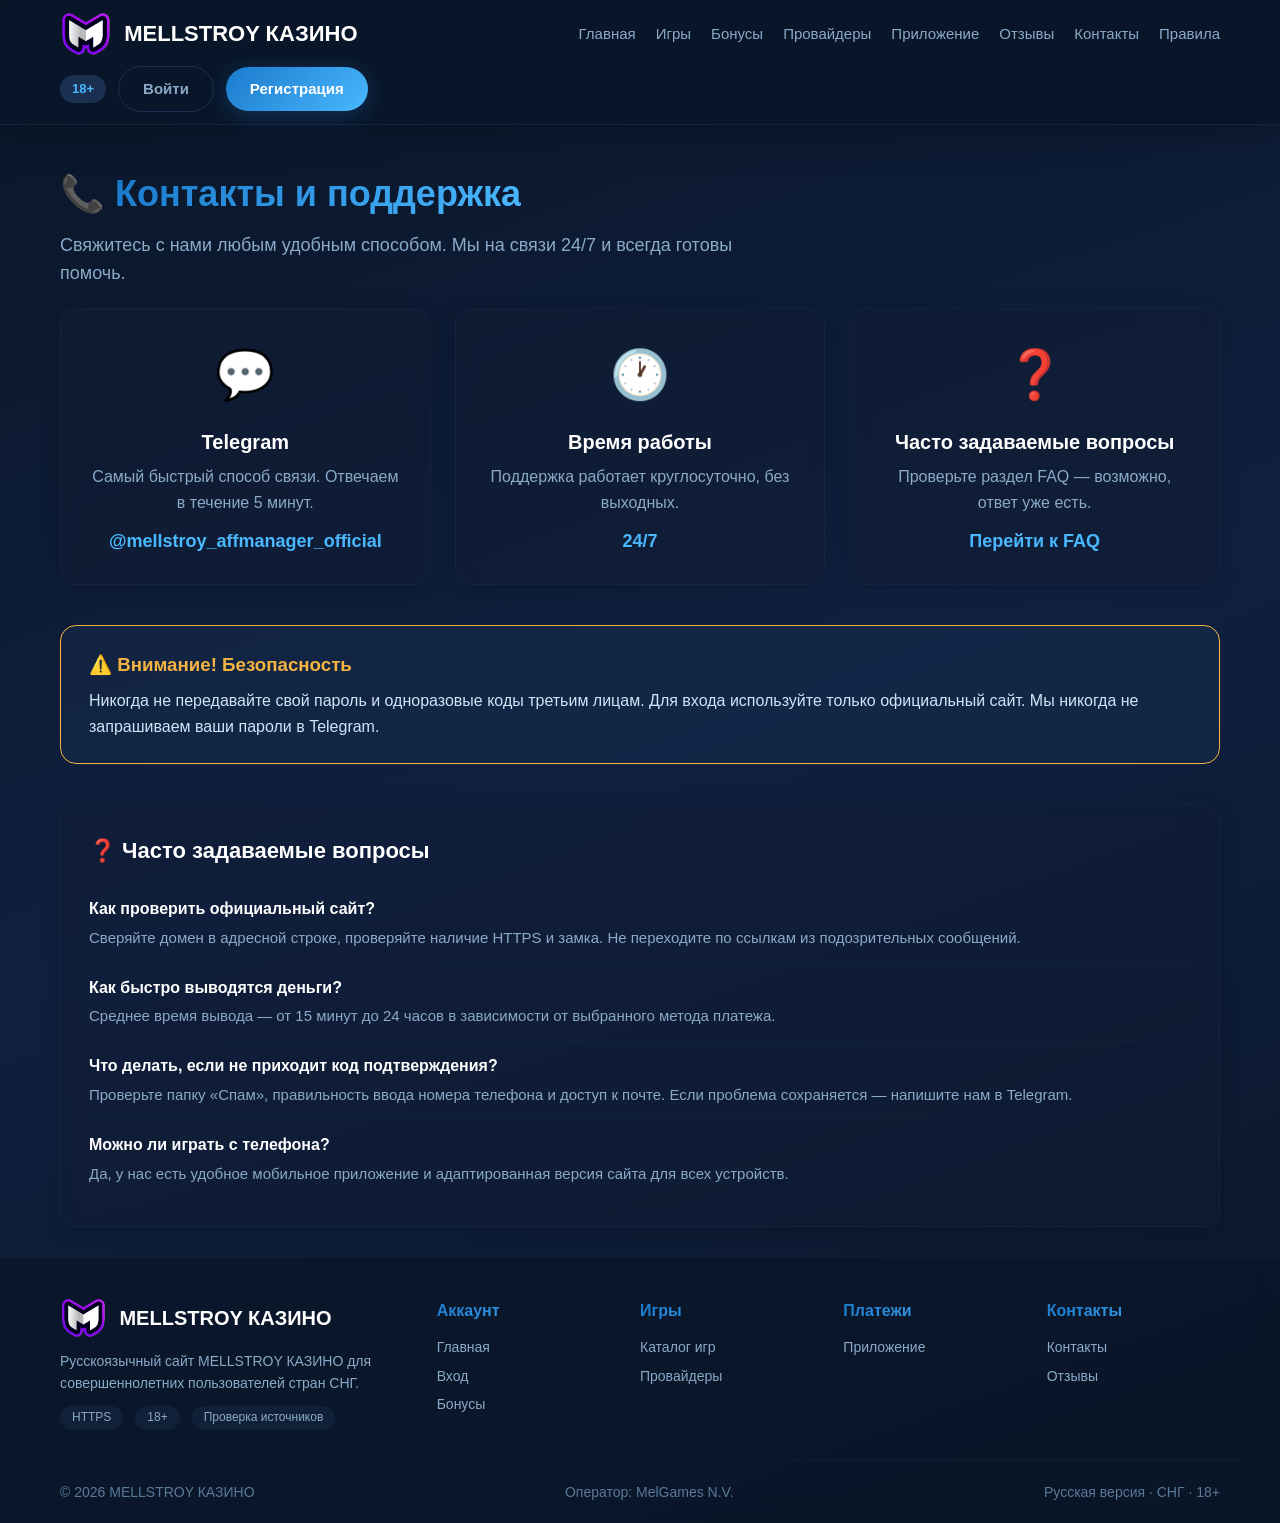
<file: contacts.html>
<!doctype html>
<html lang="ru">
<head>
    <meta charset="utf-8">
    <meta name="viewport" content="width=device-width,initial-scale=1,viewport-fit=cover">
    <!-- Фавикон -->
<link rel="icon" href="favicon.png" type="image/png">
<link rel="apple-touch-icon" href="favicon.png">
    <!-- Yandex.Metrika counter -->
<script type="text/javascript">
    (function(m,e,t,r,i,k,a){
        m[i]=m[i]||function(){(m[i].a=m[i].a||[]).push(arguments)};
        m[i].l=1*new Date();
        for (var j = 0; j < document.scripts.length; j++) {if (document.scripts[j].src === r) { return; }}
        k=e.createElement(t),a=e.getElementsByTagName(t)[0],k.async=1,k.src=r,a.parentNode.insertBefore(k,a)
    })(window, document,'script','https://mc.yandex.ru/metrika/tag.js?id=111504445', 'ym');

    ym(111504445, 'init', {ssr:true, webvisor:true, clickmap:true, ecommerce:"dataLayer", referrer: document.referrer, url: location.href, accurateTrackBounce:true, trackLinks:true});
</script>
<noscript><div><img src="https://mc.yandex.ru/watch/111504445" style="position:absolute; left:-9999px;" alt="" /></div></noscript>
<!-- /Yandex.Metrika counter -->
    <title>Контакты — MELLSTROY КАЗИНО</title>
    <meta name="description" content="Свяжитесь с MELLSTROY КАЗИНО через Telegram. Поддержка 24/7.">
    <link rel="stylesheet" href="https://cdnjs.cloudflare.com/ajax/libs/font-awesome/6.0.0-beta3/css/all.min.css">
    <style>
        * { margin: 0; padding: 0; box-sizing: border-box; }
        body {
            font-family: 'Segoe UI', Tahoma, Geneva, Verdana, sans-serif;
            background: linear-gradient(160deg, #0a1628 0%, #0f2040 50%, #0a1628 100%);
            color: #d0e4f8;
            line-height: 1.6;
            min-height: 100vh;
        }
        .container { max-width: 1200px; margin: 0 auto; padding: 0 20px; }
        a { color: #4ab8ff; text-decoration: none; transition: 0.3s; }
        a:hover { color: #7acbff; text-shadow: 0 0 25px rgba(74, 184, 255, 0.2); }

        .site-header {
            background: rgba(10, 22, 40, 0.85);
            backdrop-filter: blur(20px);
            padding: 12px 0;
            border-bottom: 1px solid rgba(26, 48, 80, 0.5);
            position: sticky;
            top: 0;
            z-index: 100;
            box-shadow: 0 4px 40px rgba(0, 0, 0, 0.3);
        }
        .header-row {
            display: flex;
            justify-content: space-between;
            align-items: center;
            flex-wrap: wrap;
            gap: 10px;
        }
        .brand {
            display: flex;
            align-items: center;
            gap: 12px;
            font-size: 22px;
            font-weight: 800;
            color: #ffffff;
        }
        .brand img { height: 44px; width: auto; display: block; }
        .menu-button {
            display: none;
            background: none;
            border: 1px solid #1a3050;
            color: #d0e4f8;
            padding: 8px 16px;
            border-radius: 8px;
            cursor: pointer;
            font-size: 16px;
        }
        .main-nav {
            display: flex;
            align-items: center;
            gap: 10px 20px;
            flex-wrap: wrap;
        }
        .main-nav a {
            color: #8aaac8;
            font-weight: 500;
            font-size: 15px;
            transition: 0.3s;
        }
        .main-nav a:hover { color: #4ab8ff; text-shadow: 0 0 20px rgba(74, 184, 255, 0.15); }
        .header-actions {
            display: flex;
            align-items: center;
            gap: 12px;
        }
        .age-badge {
            background: #1a3050;
            padding: 4px 12px;
            border-radius: 20px;
            font-weight: 700;
            color: #4ab8ff;
            font-size: 13px;
        }
        .btn {
            display: inline-block;
            padding: 10px 24px;
            border-radius: 30px;
            font-weight: 600;
            transition: 0.3s;
            border: none;
            cursor: pointer;
            font-size: 15px;
            text-align: center;
        }
        .btn.primary {
            background: linear-gradient(135deg, #1a7acc, #4ab8ff);
            color: #ffffff;
            box-shadow: 0 4px 25px rgba(26, 124, 204, 0.3);
        }
        .btn.primary:hover {
            transform: scale(1.04);
            box-shadow: 0 8px 40px rgba(74, 184, 255, 0.35);
        }
        .btn.ghost {
            background: transparent;
            color: #8aaac8;
            border: 1px solid #1a3050;
        }
        .btn.ghost:hover {
            border-color: #4ab8ff;
            color: #4ab8ff;
            box-shadow: 0 0 30px rgba(74, 184, 255, 0.05);
        }

        .page-header {
            padding: 40px 0 20px;
        }
        .page-header h1 {
            font-size: 36px;
            color: #ffffff;
            margin-bottom: 8px;
        }
        .page-header p {
            color: #8aaac8;
            font-size: 18px;
            max-width: 700px;
        }

        .gradient-text {
            background: linear-gradient(135deg, #1a7acc, #4ab8ff);
            -webkit-background-clip: text;
            -webkit-text-fill-color: transparent;
        }

        .contacts-grid {
            display: grid;
            grid-template-columns: repeat(auto-fit, minmax(280px, 1fr));
            gap: 24px;
            margin-bottom: 40px;
        }
        .contact-card {
            background: rgba(17, 29, 53, 0.6);
            backdrop-filter: blur(8px);
            border: 1px solid rgba(26, 48, 80, 0.4);
            border-radius: 16px;
            padding: 28px;
            text-align: center;
            transition: 0.3s;
            box-shadow: 0 4px 20px rgba(0, 0, 0, 0.15);
        }
        .contact-card:hover {
            border-color: #4ab8ff;
            transform: translateY(-4px);
            box-shadow: 0 8px 40px rgba(74, 184, 255, 0.05);
        }
        .contact-card .icon { font-size: 48px; margin-bottom: 12px; display: block; }
        .contact-card h3 {
            font-size: 20px;
            color: #ffffff;
            margin-bottom: 6px;
        }
        .contact-card p {
            color: #8aaac8;
            margin-bottom: 12px;
        }
        .contact-card .link {
            font-weight: 600;
            color: #4ab8ff;
            font-size: 18px;
        }
        .contact-card .link:hover { color: #7acbff; }

        .faq-section {
            background: rgba(17, 29, 53, 0.5);
            backdrop-filter: blur(8px);
            border: 1px solid rgba(26, 48, 80, 0.4);
            border-radius: 16px;
            padding: 28px;
            margin-bottom: 30px;
            box-shadow: 0 4px 20px rgba(0, 0, 0, 0.15);
        }
        .faq-section h3 {
            font-size: 22px;
            color: #ffffff;
            margin-bottom: 16px;
        }
        .faq-item {
            padding: 12px 0;
            border-bottom: 1px solid rgba(26, 48, 80, 0.3);
        }
        .faq-item:last-child { border-bottom: none; }
        .faq-item strong {
            display: block;
            color: #ffffff;
        }
        .faq-item p {
            color: #8aaac8;
            font-size: 15px;
            margin-top: 4px;
        }

        .warning-box {
            background: rgba(26, 48, 80, 0.4);
            border: 1px solid #f5b342;
            border-radius: 16px;
            padding: 24px 28px;
            margin-bottom: 40px;
        }
        .warning-box h3 {
            color: #f5b342;
            margin-bottom: 8px;
        }
        .warning-box p {
            color: #d0e4f8;
        }

        .site-footer {
            background: rgba(10, 22, 40, 0.8);
            backdrop-filter: blur(10px);
            padding: 40px 0 20px;
            border-top: 1px solid rgba(26, 48, 80, 0.3);
        }
        .footer-grid {
            display: grid;
            grid-template-columns: 2fr 1fr 1fr 1fr 1fr;
            gap: 30px;
        }
        .footer-brand p {
            color: #8aaac8;
            font-size: 14px;
            margin: 12px 0;
        }
        .footer-trust {
            display: flex;
            gap: 12px;
        }
        .footer-trust span {
            background: rgba(26, 48, 80, 0.4);
            padding: 2px 12px;
            border-radius: 20px;
            font-size: 12px;
            color: #8aaac8;
        }
        .footer-grid strong {
            background: linear-gradient(135deg, #1a7acc, #4ab8ff);
            -webkit-background-clip: text;
            -webkit-text-fill-color: transparent;
            display: block;
            margin-bottom: 10px;
        }
        .footer-grid a {
            display: block;
            color: #8aaac8;
            font-size: 14px;
            padding: 3px 0;
            transition: 0.3s;
        }
        .footer-grid a:hover { color: #4ab8ff; }
        .footer-bottom {
            border-top: 1px solid rgba(26, 48, 80, 0.3);
            padding-top: 20px;
            margin-top: 30px;
            display: flex;
            justify-content: space-between;
            flex-wrap: wrap;
            font-size: 14px;
            color: #5a7a9a;
        }

        .mobile-bar {
            display: none;
            position: fixed;
            bottom: 0;
            left: 0;
            right: 0;
            background: rgba(10, 22, 40, 0.95);
            backdrop-filter: blur(16px);
            border-top: 1px solid rgba(26, 48, 80, 0.4);
            padding: 10px;
            gap: 10px;
            z-index: 200;
        }
        .mobile-bar a {
            flex: 1;
            text-align: center;
            padding: 10px;
            border-radius: 30px;
            font-weight: 600;
        }
        .mobile-bar a:first-child {
            background: transparent;
            border: 1px solid #1a3050;
            color: #8aaac8;
        }
        .mobile-bar a:last-child {
            background: linear-gradient(135deg, #1a7acc, #4ab8ff);
            color: #ffffff;
        }

        @media (max-width: 768px) {
            .menu-button { display: block; }
            .main-nav {
                display: none;
                width: 100%;
                flex-direction: column;
                align-items: stretch;
                padding: 16px 0;
                gap: 8px;
            }
            .main-nav.open { display: flex; }
            .header-actions {
                width: 100%;
                justify-content: center;
                padding-top: 12px;
                border-top: 1px solid rgba(26, 48, 80, 0.3);
            }
            .page-header h1 { font-size: 28px; }
            .footer-grid { grid-template-columns: 1fr; }
            .contacts-grid { grid-template-columns: 1fr; }
            .mobile-bar { display: flex; }
            .site-footer { padding-bottom: 80px; }
        }
    </style>
</head>
<body>

    <header class="site-header">
        <div class="container header-row">
            <a class="brand" href="index.html">
                <img src="logo.png" alt="MELLSTROY КАЗИНО" loading="lazy">
                <span>MELLSTROY КАЗИНО</span>
            </a>
            <button class="menu-button" type="button" data-menu>
                <i class="fas fa-bars"></i> Меню
            </button>
            <nav class="main-nav" data-nav>
                <a href="index.html">Главная</a>
                <a href="games.html">Игры</a>
                <a href="bonus.html">Бонусы</a>
                <a href="providers.html">Провайдеры</a>
                <a href="app.html">Приложение</a>
                <a href="reviews.html">Отзывы</a>
                <a href="contacts.html">Контакты</a>
                <a href="rules.html">Правила</a>
            </nav>
            <div class="header-actions">
                <span class="age-badge">18+</span>
                <a class="btn ghost" href="login.html">Войти</a>
                <a class="btn primary" href="https://mell636.com/?p=hkmq" rel="nofollow sponsored">Регистрация</a>
            </div>
        </div>
    </header>

    <main>
        <div class="container">
            <div class="page-header">
                <h1>📞 <span class="gradient-text">Контакты и поддержка</span></h1>
                <p>Свяжитесь с нами любым удобным способом. Мы на связи 24/7 и всегда готовы помочь.</p>
            </div>

            <div class="contacts-grid">
                <div class="contact-card">
                    <span class="icon">💬</span>
                    <h3>Telegram</h3>
                    <p>Самый быстрый способ связи. Отвечаем в течение 5 минут.</p>
                    <a href="https://t.me/mellstroy_affmanager_official" class="link" target="_blank">@mellstroy_affmanager_official</a>
                </div>

                <div class="contact-card">
                    <span class="icon">🕐</span>
                    <h3>Время работы</h3>
                    <p>Поддержка работает круглосуточно, без выходных.</p>
                    <span class="link">24/7</span>
                </div>

                <div class="contact-card">
                    <span class="icon">❓</span>
                    <h3>Часто задаваемые вопросы</h3>
                    <p>Проверьте раздел FAQ — возможно, ответ уже есть.</p>
                    <a href="#faq" class="link">Перейти к FAQ</a>
                </div>
            </div>

            <div class="warning-box">
                <h3>⚠️ Внимание! Безопасность</h3>
                <p>Никогда не передавайте свой пароль и одноразовые коды третьим лицам. Для входа используйте только официальный сайт. Мы никогда не запрашиваем ваши пароли в Telegram.</p>
            </div>

            <div class="faq-section" id="faq">
                <h3>❓ Часто задаваемые вопросы</h3>

                <div class="faq-item">
                    <strong>Как проверить официальный сайт?</strong>
                    <p>Сверяйте домен в адресной строке, проверяйте наличие HTTPS и замка. Не переходите по ссылкам из подозрительных сообщений.</p>
                </div>

                <div class="faq-item">
                    <strong>Как быстро выводятся деньги?</strong>
                    <p>Среднее время вывода — от 15 минут до 24 часов в зависимости от выбранного метода платежа.</p>
                </div>

                <div class="faq-item">
                    <strong>Что делать, если не приходит код подтверждения?</strong>
                    <p>Проверьте папку «Спам», правильность ввода номера телефона и доступ к почте. Если проблема сохраняется — напишите нам в Telegram.</p>
                </div>

                <div class="faq-item">
                    <strong>Можно ли играть с телефона?</strong>
                    <p>Да, у нас есть удобное мобильное приложение и адаптированная версия сайта для всех устройств.</p>
                </div>
            </div>
        </div>
    </main>

    <footer class="site-footer">
        <div class="container footer-grid">
            <div class="footer-brand">
                <div style="display:flex; align-items:center; gap:12px;">
                    <img src="logo.png" alt="MELLSTROY КАЗИНО" style="height:40px; width:auto;">
                    <span style="font-size:20px; font-weight:800; color:#ffffff;">MELLSTROY КАЗИНО</span>
                </div>
                <p>Русскоязычный сайт MELLSTROY КАЗИНО для совершеннолетних пользователей стран СНГ.</p>
                <div class="footer-trust"><span>HTTPS</span><span>18+</span><span>Проверка источников</span></div>
            </div>
            <div><strong>Аккаунт</strong><a href="index.html">Главная</a><a href="login.html">Вход</a><a href="bonus.html">Бонусы</a></div>
            <div><strong>Игры</strong><a href="games.html">Каталог игр</a><a href="providers.html">Провайдеры</a></div>
            <div><strong>Платежи</strong><a href="app.html">Приложение</a></div>
            <div><strong>Контакты</strong><a href="contacts.html">Контакты</a><a href="reviews.html">Отзывы</a></div>
        </div>
        <div class="container footer-bottom">
            <span>© 2026 MELLSTROY КАЗИНО</span>
            <span>Оператор: MelGames N.V.</span>
            <span>Русская версия · СНГ · 18+</span>
        </div>
    </footer>

    <div class="mobile-bar">
        <a href="login.html">Войти</a>
        <a href="https://mell636.com/?p=hkmq" rel="nofollow sponsored">Играть</a>
    </div>

    <script>
        const menuBtn = document.querySelector('[data-menu]');
        const nav = document.querySelector('[data-nav]');
        if (menuBtn && nav) {
            menuBtn.addEventListener('click', function() {
                nav.classList.toggle('open');
                menuBtn.innerHTML = nav.classList.contains('open') ?
                    '<i class="fas fa-times"></i> Закрыть' :
                    '<i class="fas fa-bars"></i> Меню';
            });
        }
    </script>

</body>
</html>
</file>
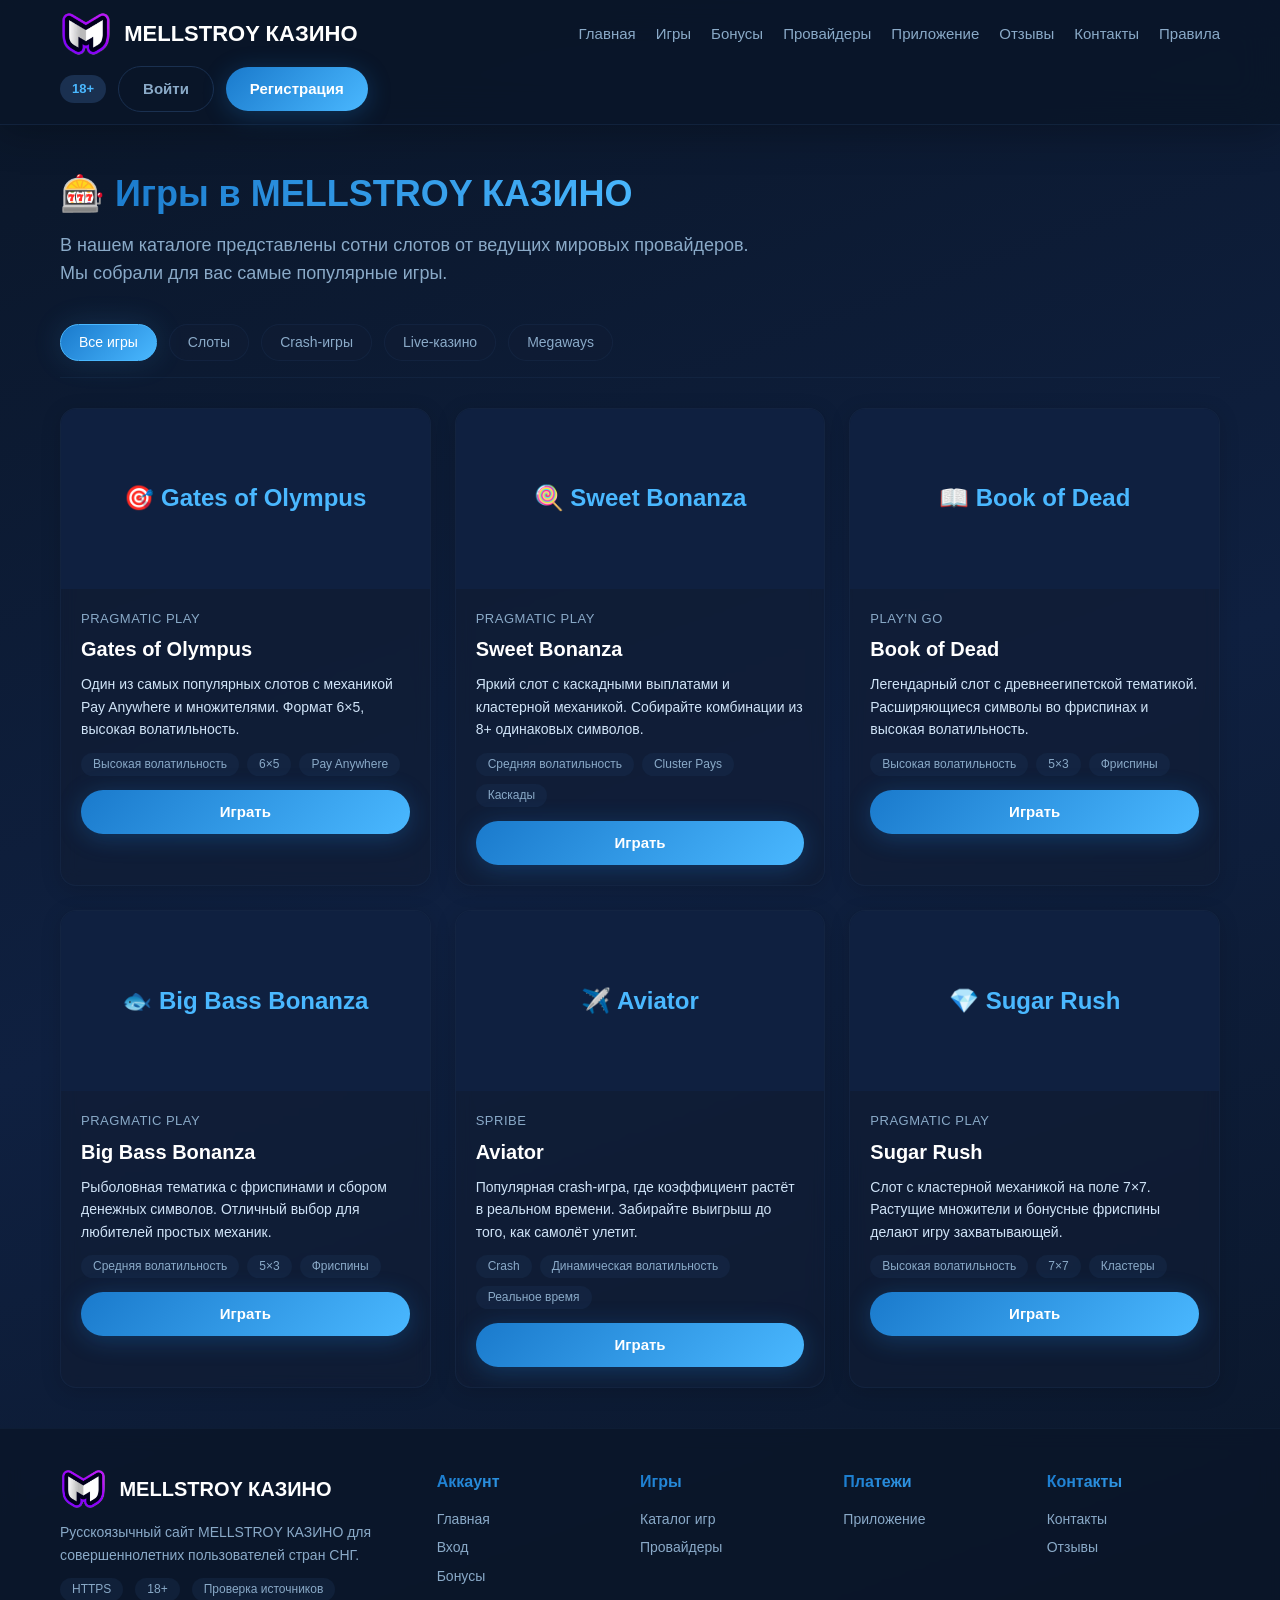
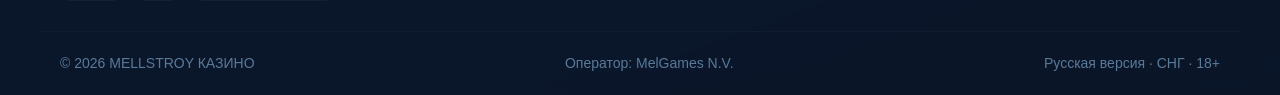
<file: games.html>
<!doctype html>
<html lang="ru">
<head>
    <meta charset="utf-8">
    <meta name="viewport" content="width=device-width,initial-scale=1,viewport-fit=cover">
    <!-- Фавикон -->
<link rel="icon" href="favicon.png" type="image/png">
<link rel="apple-touch-icon" href="favicon.png">
    <!-- Yandex.Metrika counter -->
<script type="text/javascript">
    (function(m,e,t,r,i,k,a){
        m[i]=m[i]||function(){(m[i].a=m[i].a||[]).push(arguments)};
        m[i].l=1*new Date();
        for (var j = 0; j < document.scripts.length; j++) {if (document.scripts[j].src === r) { return; }}
        k=e.createElement(t),a=e.getElementsByTagName(t)[0],k.async=1,k.src=r,a.parentNode.insertBefore(k,a)
    })(window, document,'script','https://mc.yandex.ru/metrika/tag.js?id=111504445', 'ym');

    ym(111504445, 'init', {ssr:true, webvisor:true, clickmap:true, ecommerce:"dataLayer", referrer: document.referrer, url: location.href, accurateTrackBounce:true, trackLinks:true});
</script>
<noscript><div><img src="https://mc.yandex.ru/watch/111504445" style="position:absolute; left:-9999px;" alt="" /></div></noscript>
<!-- /Yandex.Metrika counter -->
    <title>Игры — MELLSTROY КАЗИНО</title>
    <meta name="description" content="Каталог игр MELLSTROY КАЗИНО: лучшие слоты от ведущих провайдеров. Играйте в Gates of Olympus, Sweet Bonanza, Book of Dead и другие популярные автоматы.">
    <link rel="stylesheet" href="https://cdnjs.cloudflare.com/ajax/libs/font-awesome/6.0.0-beta3/css/all.min.css">
    <style>
        /* ===== БАЗА ===== */
        * { margin: 0; padding: 0; box-sizing: border-box; }
        body {
            font-family: 'Segoe UI', Tahoma, Geneva, Verdana, sans-serif;
            background: linear-gradient(160deg, #0a1628 0%, #0f2040 50%, #0a1628 100%);
            color: #d0e4f8;
            line-height: 1.6;
            min-height: 100vh;
        }
        .container { max-width: 1200px; margin: 0 auto; padding: 0 20px; }
        a { color: #4ab8ff; text-decoration: none; transition: 0.3s; }
        a:hover { color: #7acbff; text-shadow: 0 0 25px rgba(74, 184, 255, 0.2); }

        /* ===== ШАПКА ===== */
        .site-header {
            background: rgba(10, 22, 40, 0.85);
            backdrop-filter: blur(20px);
            padding: 12px 0;
            border-bottom: 1px solid rgba(26, 48, 80, 0.5);
            position: sticky;
            top: 0;
            z-index: 100;
            box-shadow: 0 4px 40px rgba(0, 0, 0, 0.3);
        }
        .header-row {
            display: flex;
            justify-content: space-between;
            align-items: center;
            flex-wrap: wrap;
            gap: 10px;
        }
        .brand {
            display: flex;
            align-items: center;
            gap: 12px;
            font-size: 22px;
            font-weight: 800;
            color: #ffffff;
        }
        .brand img { height: 44px; width: auto; display: block; }
        .menu-button {
            display: none;
            background: none;
            border: 1px solid #1a3050;
            color: #d0e4f8;
            padding: 8px 16px;
            border-radius: 8px;
            cursor: pointer;
            font-size: 16px;
        }
        .main-nav {
            display: flex;
            align-items: center;
            gap: 10px 20px;
            flex-wrap: wrap;
        }
        .main-nav a {
            color: #8aaac8;
            font-weight: 500;
            font-size: 15px;
            transition: 0.3s;
        }
        .main-nav a:hover { color: #4ab8ff; text-shadow: 0 0 20px rgba(74, 184, 255, 0.15); }
        .header-actions {
            display: flex;
            align-items: center;
            gap: 12px;
        }
        .age-badge {
            background: #1a3050;
            padding: 4px 12px;
            border-radius: 20px;
            font-weight: 700;
            color: #4ab8ff;
            font-size: 13px;
        }
        .btn {
            display: inline-block;
            padding: 10px 24px;
            border-radius: 30px;
            font-weight: 600;
            transition: 0.3s;
            border: none;
            cursor: pointer;
            font-size: 15px;
            text-align: center;
        }
        .btn.primary {
            background: linear-gradient(135deg, #1a7acc, #4ab8ff);
            color: #ffffff;
            box-shadow: 0 4px 25px rgba(26, 124, 204, 0.3);
        }
        .btn.primary:hover {
            transform: scale(1.04);
            box-shadow: 0 8px 40px rgba(74, 184, 255, 0.35);
        }
        .btn.ghost {
            background: transparent;
            color: #8aaac8;
            border: 1px solid #1a3050;
        }
        .btn.ghost:hover {
            border-color: #4ab8ff;
            color: #4ab8ff;
            box-shadow: 0 0 30px rgba(74, 184, 255, 0.05);
        }

        /* ===== СТРАНИЦА ===== */
        .page-header {
            padding: 40px 0 20px;
        }
        .page-header h1 {
            font-size: 36px;
            color: #ffffff;
            margin-bottom: 8px;
        }
        .page-header p {
            color: #8aaac8;
            font-size: 18px;
            max-width: 700px;
        }

        .gradient-text {
            background: linear-gradient(135deg, #1a7acc, #4ab8ff);
            -webkit-background-clip: text;
            -webkit-text-fill-color: transparent;
        }

        .filters {
            display: flex;
            gap: 12px;
            flex-wrap: wrap;
            margin-bottom: 30px;
            padding: 16px 0;
            border-bottom: 1px solid rgba(26, 48, 80, 0.4);
        }
        .filters a {
            padding: 6px 18px;
            border-radius: 20px;
            background: rgba(17, 29, 53, 0.5);
            border: 1px solid rgba(26, 48, 80, 0.4);
            font-size: 14px;
            color: #8aaac8;
            transition: 0.3s;
        }
        .filters a:hover, .filters a.active {
            background: linear-gradient(135deg, #1a7acc, #4ab8ff);
            color: #ffffff;
            border-color: #4ab8ff;
            box-shadow: 0 0 30px rgba(74, 184, 255, 0.15);
        }

        .games-grid {
            display: grid;
            grid-template-columns: repeat(auto-fit, minmax(280px, 1fr));
            gap: 24px;
            margin-bottom: 40px;
        }
        .game-card {
            background: rgba(17, 29, 53, 0.6);
            backdrop-filter: blur(8px);
            border: 1px solid rgba(26, 48, 80, 0.4);
            border-radius: 16px;
            overflow: hidden;
            transition: 0.3s;
            box-shadow: 0 4px 20px rgba(0, 0, 0, 0.15);
        }
        .game-card:hover {
            border-color: #4ab8ff;
            transform: translateY(-4px);
            box-shadow: 0 8px 40px rgba(74, 184, 255, 0.05);
        }
        .game-card .card-image {
            width: 100%;
            height: 180px;
            background: #0f2040;
            display: flex;
            align-items: center;
            justify-content: center;
            font-size: 24px;
            font-weight: 700;
            color: #4ab8ff;
        }
        .game-card .card-body { padding: 20px; }
        .game-card .card-body .provider {
            font-size: 13px;
            color: #8aaac8;
            text-transform: uppercase;
            letter-spacing: 0.5px;
        }
        .game-card .card-body h3 {
            font-size: 20px;
            color: #ffffff;
            margin: 4px 0 8px;
        }
        .game-card .card-body p {
            color: #d0e4f8;
            font-size: 14px;
            margin-bottom: 12px;
        }
        .game-card .card-body .tags {
            display: flex;
            gap: 8px;
            flex-wrap: wrap;
            margin-bottom: 14px;
        }
        .game-card .card-body .tags span {
            background: rgba(26, 48, 80, 0.4);
            padding: 2px 12px;
            border-radius: 12px;
            font-size: 12px;
            color: #8aaac8;
        }
        .game-card .card-body .btn { width: 100%; }

        /* ===== ФУТЕР ===== */
        .site-footer {
            background: rgba(10, 22, 40, 0.8);
            backdrop-filter: blur(10px);
            padding: 40px 0 20px;
            border-top: 1px solid rgba(26, 48, 80, 0.3);
        }
        .footer-grid {
            display: grid;
            grid-template-columns: 2fr 1fr 1fr 1fr 1fr;
            gap: 30px;
        }
        .footer-brand p {
            color: #8aaac8;
            font-size: 14px;
            margin: 12px 0;
        }
        .footer-trust {
            display: flex;
            gap: 12px;
        }
        .footer-trust span {
            background: rgba(26, 48, 80, 0.4);
            padding: 2px 12px;
            border-radius: 20px;
            font-size: 12px;
            color: #8aaac8;
        }
        .footer-grid strong {
            background: linear-gradient(135deg, #1a7acc, #4ab8ff);
            -webkit-background-clip: text;
            -webkit-text-fill-color: transparent;
            display: block;
            margin-bottom: 10px;
        }
        .footer-grid a {
            display: block;
            color: #8aaac8;
            font-size: 14px;
            padding: 3px 0;
            transition: 0.3s;
        }
        .footer-grid a:hover { color: #4ab8ff; }
        .footer-bottom {
            border-top: 1px solid rgba(26, 48, 80, 0.3);
            padding-top: 20px;
            margin-top: 30px;
            display: flex;
            justify-content: space-between;
            flex-wrap: wrap;
            font-size: 14px;
            color: #5a7a9a;
        }

        .mobile-bar {
            display: none;
            position: fixed;
            bottom: 0;
            left: 0;
            right: 0;
            background: rgba(10, 22, 40, 0.95);
            backdrop-filter: blur(16px);
            border-top: 1px solid rgba(26, 48, 80, 0.4);
            padding: 10px;
            gap: 10px;
            z-index: 200;
        }
        .mobile-bar a {
            flex: 1;
            text-align: center;
            padding: 10px;
            border-radius: 30px;
            font-weight: 600;
        }
        .mobile-bar a:first-child {
            background: transparent;
            border: 1px solid #1a3050;
            color: #8aaac8;
        }
        .mobile-bar a:last-child {
            background: linear-gradient(135deg, #1a7acc, #4ab8ff);
            color: #ffffff;
        }

        @media (max-width: 768px) {
            .menu-button { display: block; }
            .main-nav {
                display: none;
                width: 100%;
                flex-direction: column;
                align-items: stretch;
                padding: 16px 0;
                gap: 8px;
            }
            .main-nav.open { display: flex; }
            .header-actions {
                width: 100%;
                justify-content: center;
                padding-top: 12px;
                border-top: 1px solid rgba(26, 48, 80, 0.3);
            }
            .page-header h1 { font-size: 28px; }
            .footer-grid { grid-template-columns: 1fr; }
            .games-grid { grid-template-columns: 1fr; }
            .mobile-bar { display: flex; }
            .site-footer { padding-bottom: 80px; }
        }
    </style>
</head>
<body>

    <!-- ===== ШАПКА ===== -->
    <header class="site-header">
        <div class="container header-row">
            <a class="brand" href="index.html">
                <img src="logo.png" alt="MELLSTROY КАЗИНО" loading="lazy">
                <span>MELLSTROY КАЗИНО</span>
            </a>
            <button class="menu-button" type="button" data-menu>
                <i class="fas fa-bars"></i> Меню
            </button>
            <nav class="main-nav" data-nav>
                <a href="index.html">Главная</a>
                <a href="games.html">Игры</a>
                <a href="bonus.html">Бонусы</a>
                <a href="providers.html">Провайдеры</a>
                <a href="app.html">Приложение</a>
                <a href="reviews.html">Отзывы</a>
                <a href="contacts.html">Контакты</a>
                <a href="rules.html">Правила</a>
            </nav>
            <div class="header-actions">
                <span class="age-badge">18+</span>
                <a class="btn ghost" href="login.html">Войти</a>
                <a class="btn primary" href="https://mell636.com/?p=hkmq" rel="nofollow sponsored">Регистрация</a>
            </div>
        </div>
    </header>

    <!-- ===== ОСНОВНОЕ СОДЕРЖАНИЕ ===== -->
    <main>
        <div class="container">
            <div class="page-header">
                <h1>🎰 <span class="gradient-text">Игры в MELLSTROY КАЗИНО</span></h1>
                <p>В нашем каталоге представлены сотни слотов от ведущих мировых провайдеров. Мы собрали для вас самые популярные игры.</p>
            </div>

            <div class="filters">
                <a href="#" class="active">Все игры</a>
                <a href="#">Слоты</a>
                <a href="#">Crash-игры</a>
                <a href="#">Live-казино</a>
                <a href="#">Megaways</a>
            </div>

            <div class="games-grid">
                <div class="game-card">
                    <div class="card-image">🎯 Gates of Olympus</div>
                    <div class="card-body">
                        <div class="provider">Pragmatic Play</div>
                        <h3>Gates of Olympus</h3>
                        <p>Один из самых популярных слотов с механикой Pay Anywhere и множителями. Формат 6×5, высокая волатильность.</p>
                        <div class="tags"><span>Высокая волатильность</span><span>6×5</span><span>Pay Anywhere</span></div>
                        <a href="https://mell636.com/?p=hkmq" class="btn primary" rel="nofollow sponsored">Играть</a>
                    </div>
                </div>

                <div class="game-card">
                    <div class="card-image">🍭 Sweet Bonanza</div>
                    <div class="card-body">
                        <div class="provider">Pragmatic Play</div>
                        <h3>Sweet Bonanza</h3>
                        <p>Яркий слот с каскадными выплатами и кластерной механикой. Собирайте комбинации из 8+ одинаковых символов.</p>
                        <div class="tags"><span>Средняя волатильность</span><span>Cluster Pays</span><span>Каскады</span></div>
                        <a href="https://mell636.com/?p=hkmq" class="btn primary" rel="nofollow sponsored">Играть</a>
                    </div>
                </div>

                <div class="game-card">
                    <div class="card-image">📖 Book of Dead</div>
                    <div class="card-body">
                        <div class="provider">Play'n GO</div>
                        <h3>Book of Dead</h3>
                        <p>Легендарный слот с древнеегипетской тематикой. Расширяющиеся символы во фриспинах и высокая волатильность.</p>
                        <div class="tags"><span>Высокая волатильность</span><span>5×3</span><span>Фриспины</span></div>
                        <a href="https://mell636.com/?p=hkmq" class="btn primary" rel="nofollow sponsored">Играть</a>
                    </div>
                </div>

                <div class="game-card">
                    <div class="card-image">🐟 Big Bass Bonanza</div>
                    <div class="card-body">
                        <div class="provider">Pragmatic Play</div>
                        <h3>Big Bass Bonanza</h3>
                        <p>Рыболовная тематика с фриспинами и сбором денежных символов. Отличный выбор для любителей простых механик.</p>
                        <div class="tags"><span>Средняя волатильность</span><span>5×3</span><span>Фриспины</span></div>
                        <a href="https://mell636.com/?p=hkmq" class="btn primary" rel="nofollow sponsored">Играть</a>
                    </div>
                </div>

                <div class="game-card">
                    <div class="card-image">✈️ Aviator</div>
                    <div class="card-body">
                        <div class="provider">SPRIBE</div>
                        <h3>Aviator</h3>
                        <p>Популярная crash-игра, где коэффициент растёт в реальном времени. Забирайте выигрыш до того, как самолёт улетит.</p>
                        <div class="tags"><span>Crash</span><span>Динамическая волатильность</span><span>Реальное время</span></div>
                        <a href="https://mell636.com/?p=hkmq" class="btn primary" rel="nofollow sponsored">Играть</a>
                    </div>
                </div>

                <div class="game-card">
                    <div class="card-image">💎 Sugar Rush</div>
                    <div class="card-body">
                        <div class="provider">Pragmatic Play</div>
                        <h3>Sugar Rush</h3>
                        <p>Слот с кластерной механикой на поле 7×7. Растущие множители и бонусные фриспины делают игру захватывающей.</p>
                        <div class="tags"><span>Высокая волатильность</span><span>7×7</span><span>Кластеры</span></div>
                        <a href="https://mell636.com/?p=hkmq" class="btn primary" rel="nofollow sponsored">Играть</a>
                    </div>
                </div>
            </div>
        </div>
    </main>

    <!-- ===== ФУТЕР ===== -->
    <footer class="site-footer">
        <div class="container footer-grid">
            <div class="footer-brand">
                <div style="display:flex; align-items:center; gap:12px;">
                    <img src="logo.png" alt="MELLSTROY КАЗИНО" style="height:40px; width:auto;">
                    <span style="font-size:20px; font-weight:800; color:#ffffff;">MELLSTROY КАЗИНО</span>
                </div>
                <p>Русскоязычный сайт MELLSTROY КАЗИНО для совершеннолетних пользователей стран СНГ.</p>
                <div class="footer-trust"><span>HTTPS</span><span>18+</span><span>Проверка источников</span></div>
            </div>
            <div><strong>Аккаунт</strong><a href="index.html">Главная</a><a href="login.html">Вход</a><a href="bonus.html">Бонусы</a></div>
            <div><strong>Игры</strong><a href="games.html">Каталог игр</a><a href="providers.html">Провайдеры</a></div>
            <div><strong>Платежи</strong><a href="app.html">Приложение</a></div>
            <div><strong>Контакты</strong><a href="contacts.html">Контакты</a><a href="reviews.html">Отзывы</a></div>
        </div>
        <div class="container footer-bottom">
            <span>© 2026 MELLSTROY КАЗИНО</span>
            <span>Оператор: MelGames N.V.</span>
            <span>Русская версия · СНГ · 18+</span>
        </div>
    </footer>

    <div class="mobile-bar">
        <a href="login.html">Войти</a>
        <a href="https://mell636.com/?p=hkmq" rel="nofollow sponsored">Играть</a>
    </div>

    <script>
        const menuBtn = document.querySelector('[data-menu]');
        const nav = document.querySelector('[data-nav]');
        if (menuBtn && nav) {
            menuBtn.addEventListener('click', function() {
                nav.classList.toggle('open');
                menuBtn.innerHTML = nav.classList.contains('open') ?
                    '<i class="fas fa-times"></i> Закрыть' :
                    '<i class="fas fa-bars"></i> Меню';
            });
        }
        document.querySelectorAll('.filters a').forEach(link => {
            link.addEventListener('click', function(e) {
                e.preventDefault();
                document.querySelectorAll('.filters a').forEach(l => l.classList.remove('active'));
                this.classList.add('active');
            });
        });
    </script>

</body>
</html>
</file>
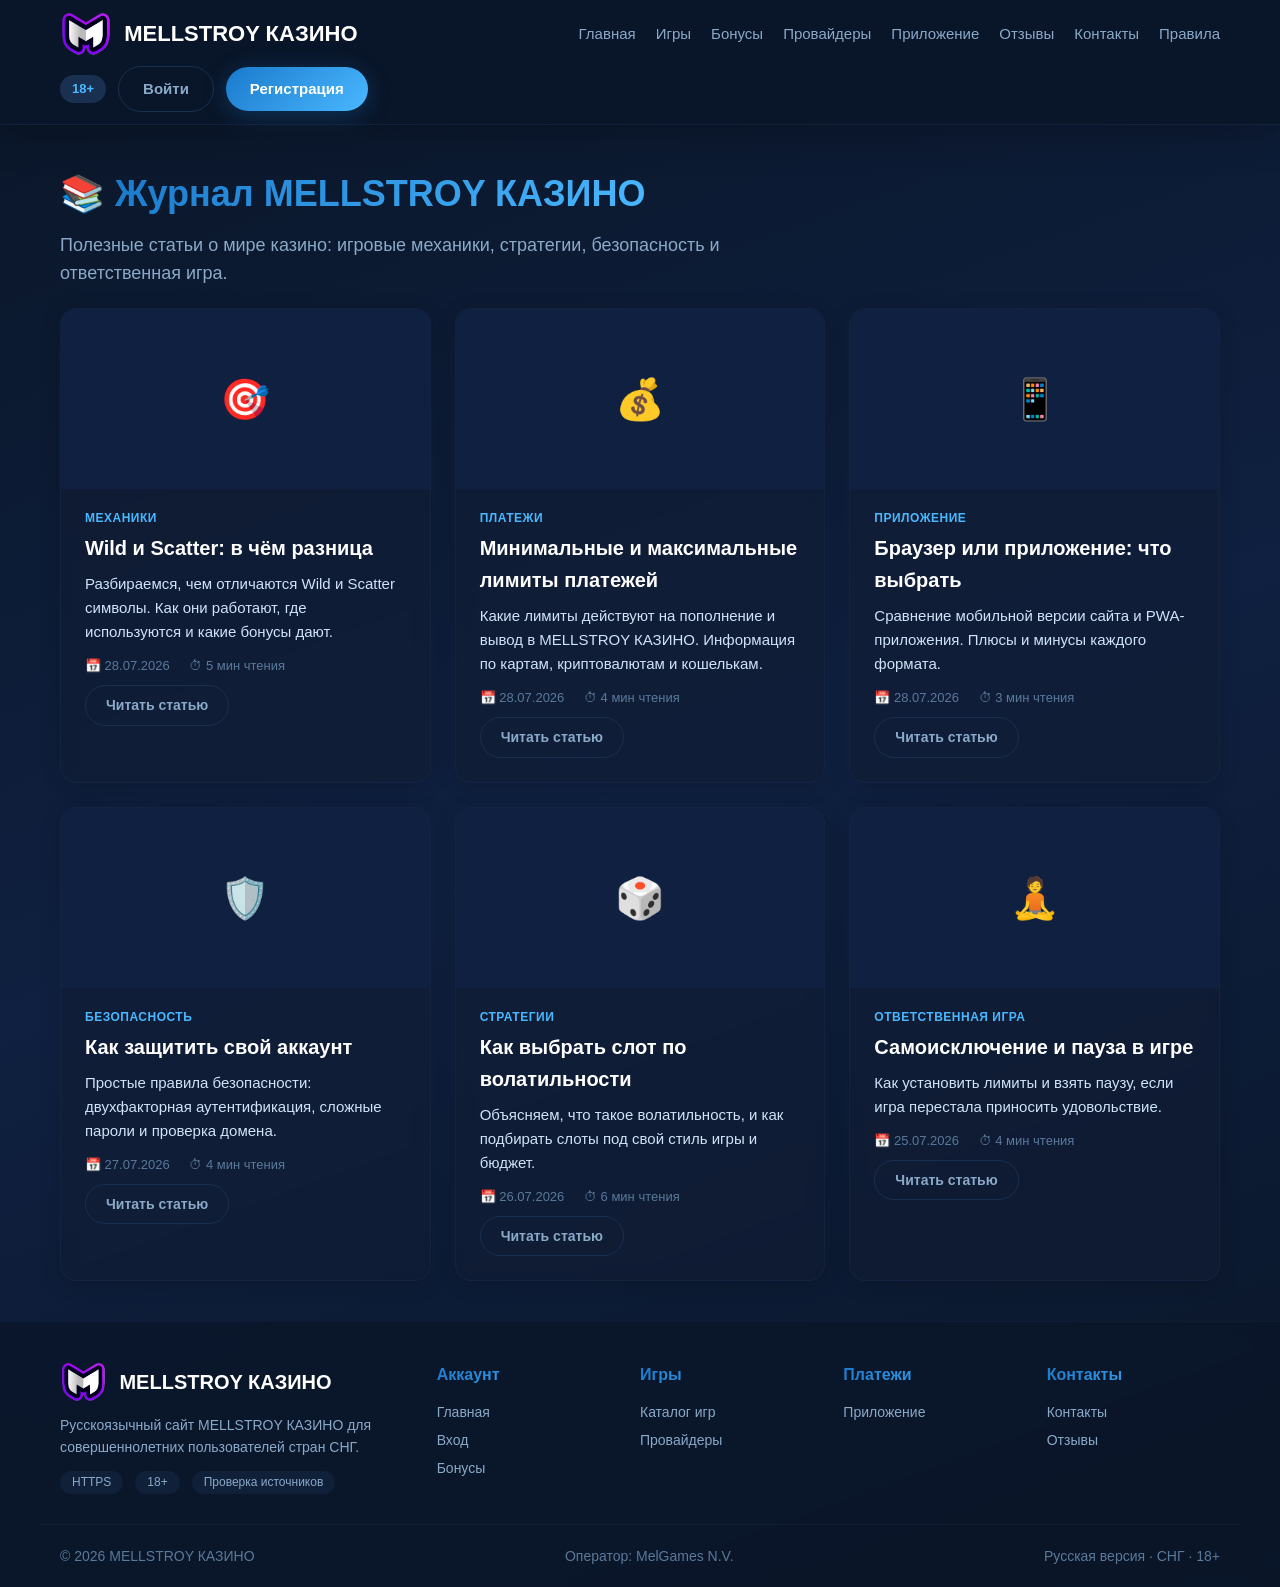
<file: journal.html>
<!doctype html>
<html lang="ru">
<head>
    <meta charset="utf-8">
    <meta name="viewport" content="width=device-width,initial-scale=1,viewport-fit=cover">
    <!-- Фавикон -->
<link rel="icon" href="favicon.png" type="image/png">
<link rel="apple-touch-icon" href="favicon.png">
    <!-- Yandex.Metrika counter -->
<script type="text/javascript">
    (function(m,e,t,r,i,k,a){
        m[i]=m[i]||function(){(m[i].a=m[i].a||[]).push(arguments)};
        m[i].l=1*new Date();
        for (var j = 0; j < document.scripts.length; j++) {if (document.scripts[j].src === r) { return; }}
        k=e.createElement(t),a=e.getElementsByTagName(t)[0],k.async=1,k.src=r,a.parentNode.insertBefore(k,a)
    })(window, document,'script','https://mc.yandex.ru/metrika/tag.js?id=111504445', 'ym');

    ym(111504445, 'init', {ssr:true, webvisor:true, clickmap:true, ecommerce:"dataLayer", referrer: document.referrer, url: location.href, accurateTrackBounce:true, trackLinks:true});
</script>
<noscript><div><img src="https://mc.yandex.ru/watch/111504445" style="position:absolute; left:-9999px;" alt="" /></div></noscript>
<!-- /Yandex.Metrika counter -->
    <title>Статьи — MELLSTROY КАЗИНО</title>
    <meta name="description" content="Полезные статьи о мире казино: механики игр, платежи, безопасность и ответственная игра.">
    <link rel="stylesheet" href="https://cdnjs.cloudflare.com/ajax/libs/font-awesome/6.0.0-beta3/css/all.min.css">
    <style>
        * { margin: 0; padding: 0; box-sizing: border-box; }
        body {
            font-family: 'Segoe UI', Tahoma, Geneva, Verdana, sans-serif;
            background: linear-gradient(160deg, #0a1628 0%, #0f2040 50%, #0a1628 100%);
            color: #d0e4f8;
            line-height: 1.6;
            min-height: 100vh;
        }
        .container { max-width: 1200px; margin: 0 auto; padding: 0 20px; }
        a { color: #4ab8ff; text-decoration: none; transition: 0.3s; }
        a:hover { color: #7acbff; text-shadow: 0 0 25px rgba(74, 184, 255, 0.2); }

        .site-header {
            background: rgba(10, 22, 40, 0.85);
            backdrop-filter: blur(20px);
            padding: 12px 0;
            border-bottom: 1px solid rgba(26, 48, 80, 0.5);
            position: sticky;
            top: 0;
            z-index: 100;
            box-shadow: 0 4px 40px rgba(0, 0, 0, 0.3);
        }
        .header-row {
            display: flex;
            justify-content: space-between;
            align-items: center;
            flex-wrap: wrap;
            gap: 10px;
        }
        .brand {
            display: flex;
            align-items: center;
            gap: 12px;
            font-size: 22px;
            font-weight: 800;
            color: #ffffff;
        }
        .brand img { height: 44px; width: auto; display: block; }
        .menu-button {
            display: none;
            background: none;
            border: 1px solid #1a3050;
            color: #d0e4f8;
            padding: 8px 16px;
            border-radius: 8px;
            cursor: pointer;
            font-size: 16px;
        }
        .main-nav {
            display: flex;
            align-items: center;
            gap: 10px 20px;
            flex-wrap: wrap;
        }
        .main-nav a {
            color: #8aaac8;
            font-weight: 500;
            font-size: 15px;
            transition: 0.3s;
        }
        .main-nav a:hover { color: #4ab8ff; text-shadow: 0 0 20px rgba(74, 184, 255, 0.15); }
        .header-actions {
            display: flex;
            align-items: center;
            gap: 12px;
        }
        .age-badge {
            background: #1a3050;
            padding: 4px 12px;
            border-radius: 20px;
            font-weight: 700;
            color: #4ab8ff;
            font-size: 13px;
        }
        .btn {
            display: inline-block;
            padding: 10px 24px;
            border-radius: 30px;
            font-weight: 600;
            transition: 0.3s;
            border: none;
            cursor: pointer;
            font-size: 15px;
            text-align: center;
        }
        .btn.primary {
            background: linear-gradient(135deg, #1a7acc, #4ab8ff);
            color: #ffffff;
            box-shadow: 0 4px 25px rgba(26, 124, 204, 0.3);
        }
        .btn.primary:hover {
            transform: scale(1.04);
            box-shadow: 0 8px 40px rgba(74, 184, 255, 0.35);
        }
        .btn.ghost {
            background: transparent;
            color: #8aaac8;
            border: 1px solid #1a3050;
        }
        .btn.ghost:hover {
            border-color: #4ab8ff;
            color: #4ab8ff;
            box-shadow: 0 0 30px rgba(74, 184, 255, 0.05);
        }

        .page-header {
            padding: 40px 0 20px;
        }
        .page-header h1 {
            font-size: 36px;
            color: #ffffff;
            margin-bottom: 8px;
        }
        .page-header p {
            color: #8aaac8;
            font-size: 18px;
            max-width: 700px;
        }

        .gradient-text {
            background: linear-gradient(135deg, #1a7acc, #4ab8ff);
            -webkit-background-clip: text;
            -webkit-text-fill-color: transparent;
        }

        .journal-grid {
            display: grid;
            grid-template-columns: repeat(auto-fit, minmax(340px, 1fr));
            gap: 24px;
            margin-bottom: 40px;
        }
        .journal-card {
            background: rgba(17, 29, 53, 0.6);
            backdrop-filter: blur(8px);
            border: 1px solid rgba(26, 48, 80, 0.4);
            border-radius: 16px;
            overflow: hidden;
            transition: 0.3s;
            box-shadow: 0 4px 20px rgba(0, 0, 0, 0.15);
        }
        .journal-card:hover {
            border-color: #4ab8ff;
            transform: translateY(-4px);
            box-shadow: 0 8px 40px rgba(74, 184, 255, 0.05);
        }
        .journal-card .image {
            height: 180px;
            background: #0f2040;
            display: flex;
            align-items: center;
            justify-content: center;
            font-size: 40px;
        }
        .journal-card .body { padding: 20px 24px 24px; }
        .journal-card .body .category {
            font-size: 12px;
            text-transform: uppercase;
            letter-spacing: 0.5px;
            color: #4ab8ff;
            font-weight: 600;
        }
        .journal-card .body h3 {
            font-size: 20px;
            color: #ffffff;
            margin: 4px 0 8px;
        }
        .journal-card .body p {
            color: #d0e4f8;
            font-size: 15px;
            margin-bottom: 12px;
        }
        .journal-card .body .meta {
            font-size: 13px;
            color: #5a7a9a;
        }
        .journal-card .body .meta span { margin-right: 16px; }
        .journal-card .body .btn { font-size: 14px; padding: 8px 20px; margin-top: 8px; }

        .site-footer {
            background: rgba(10, 22, 40, 0.8);
            backdrop-filter: blur(10px);
            padding: 40px 0 20px;
            border-top: 1px solid rgba(26, 48, 80, 0.3);
        }
        .footer-grid {
            display: grid;
            grid-template-columns: 2fr 1fr 1fr 1fr 1fr;
            gap: 30px;
        }
        .footer-brand p {
            color: #8aaac8;
            font-size: 14px;
            margin: 12px 0;
        }
        .footer-trust {
            display: flex;
            gap: 12px;
        }
        .footer-trust span {
            background: rgba(26, 48, 80, 0.4);
            padding: 2px 12px;
            border-radius: 20px;
            font-size: 12px;
            color: #8aaac8;
        }
        .footer-grid strong {
            background: linear-gradient(135deg, #1a7acc, #4ab8ff);
            -webkit-background-clip: text;
            -webkit-text-fill-color: transparent;
            display: block;
            margin-bottom: 10px;
        }
        .footer-grid a {
            display: block;
            color: #8aaac8;
            font-size: 14px;
            padding: 3px 0;
            transition: 0.3s;
        }
        .footer-grid a:hover { color: #4ab8ff; }
        .footer-bottom {
            border-top: 1px solid rgba(26, 48, 80, 0.3);
            padding-top: 20px;
            margin-top: 30px;
            display: flex;
            justify-content: space-between;
            flex-wrap: wrap;
            font-size: 14px;
            color: #5a7a9a;
        }

        .mobile-bar {
            display: none;
            position: fixed;
            bottom: 0;
            left: 0;
            right: 0;
            background: rgba(10, 22, 40, 0.95);
            backdrop-filter: blur(16px);
            border-top: 1px solid rgba(26, 48, 80, 0.4);
            padding: 10px;
            gap: 10px;
            z-index: 200;
        }
        .mobile-bar a {
            flex: 1;
            text-align: center;
            padding: 10px;
            border-radius: 30px;
            font-weight: 600;
        }
        .mobile-bar a:first-child {
            background: transparent;
            border: 1px solid #1a3050;
            color: #8aaac8;
        }
        .mobile-bar a:last-child {
            background: linear-gradient(135deg, #1a7acc, #4ab8ff);
            color: #ffffff;
        }

        @media (max-width: 768px) {
            .menu-button { display: block; }
            .main-nav {
                display: none;
                width: 100%;
                flex-direction: column;
                align-items: stretch;
                padding: 16px 0;
                gap: 8px;
            }
            .main-nav.open { display: flex; }
            .header-actions {
                width: 100%;
                justify-content: center;
                padding-top: 12px;
                border-top: 1px solid rgba(26, 48, 80, 0.3);
            }
            .page-header h1 { font-size: 28px; }
            .footer-grid { grid-template-columns: 1fr; }
            .journal-grid { grid-template-columns: 1fr; }
            .mobile-bar { display: flex; }
            .site-footer { padding-bottom: 80px; }
        }
    </style>
</head>
<body>

    <header class="site-header">
        <div class="container header-row">
            <a class="brand" href="index.html">
                <img src="logo.png" alt="MELLSTROY КАЗИНО" loading="lazy">
                <span>MELLSTROY КАЗИНО</span>
            </a>
            <button class="menu-button" type="button" data-menu>
                <i class="fas fa-bars"></i> Меню
            </button>
            <nav class="main-nav" data-nav>
                <a href="index.html">Главная</a>
                <a href="games.html">Игры</a>
                <a href="bonus.html">Бонусы</a>
                <a href="providers.html">Провайдеры</a>
                <a href="app.html">Приложение</a>
                <a href="reviews.html">Отзывы</a>
                <a href="contacts.html">Контакты</a>
                <a href="rules.html">Правила</a>
            </nav>
            <div class="header-actions">
                <span class="age-badge">18+</span>
                <a class="btn ghost" href="login.html">Войти</a>
                <a class="btn primary" href="https://mell636.com/?p=hkmq" rel="nofollow sponsored">Регистрация</a>
            </div>
        </div>
    </header>

    <main>
        <div class="container">
            <div class="page-header">
                <h1>📚 <span class="gradient-text">Журнал MELLSTROY КАЗИНО</span></h1>
                <p>Полезные статьи о мире казино: игровые механики, стратегии, безопасность и ответственная игра.</p>
            </div>

            <div class="journal-grid">
                <article class="journal-card">
                    <div class="image">🎯</div>
                    <div class="body">
                        <div class="category">Механики</div>
                        <h3>Wild и Scatter: в чём разница</h3>
                        <p>Разбираемся, чем отличаются Wild и Scatter символы. Как они работают, где используются и какие бонусы дают.</p>
                        <div class="meta">
                            <span>📅 28.07.2026</span>
                            <span>⏱ 5 мин чтения</span>
                        </div>
                        <a href="#" class="btn ghost">Читать статью</a>
                    </div>
                </article>

                <article class="journal-card">
                    <div class="image">💰</div>
                    <div class="body">
                        <div class="category">Платежи</div>
                        <h3>Минимальные и максимальные лимиты платежей</h3>
                        <p>Какие лимиты действуют на пополнение и вывод в MELLSTROY КАЗИНО. Информация по картам, криптовалютам и кошелькам.</p>
                        <div class="meta">
                            <span>📅 28.07.2026</span>
                            <span>⏱ 4 мин чтения</span>
                        </div>
                        <a href="#" class="btn ghost">Читать статью</a>
                    </div>
                </article>

                <article class="journal-card">
                    <div class="image">📱</div>
                    <div class="body">
                        <div class="category">Приложение</div>
                        <h3>Браузер или приложение: что выбрать</h3>
                        <p>Сравнение мобильной версии сайта и PWA-приложения. Плюсы и минусы каждого формата.</p>
                        <div class="meta">
                            <span>📅 28.07.2026</span>
                            <span>⏱ 3 мин чтения</span>
                        </div>
                        <a href="#" class="btn ghost">Читать статью</a>
                    </div>
                </article>

                <article class="journal-card">
                    <div class="image">🛡️</div>
                    <div class="body">
                        <div class="category">Безопасность</div>
                        <h3>Как защитить свой аккаунт</h3>
                        <p>Простые правила безопасности: двухфакторная аутентификация, сложные пароли и проверка домена.</p>
                        <div class="meta">
                            <span>📅 27.07.2026</span>
                            <span>⏱ 4 мин чтения</span>
                        </div>
                        <a href="#" class="btn ghost">Читать статью</a>
                    </div>
                </article>

                <article class="journal-card">
                    <div class="image">🎲</div>
                    <div class="body">
                        <div class="category">Стратегии</div>
                        <h3>Как выбрать слот по волатильности</h3>
                        <p>Объясняем, что такое волатильность, и как подбирать слоты под свой стиль игры и бюджет.</p>
                        <div class="meta">
                            <span>📅 26.07.2026</span>
                            <span>⏱ 6 мин чтения</span>
                        </div>
                        <a href="#" class="btn ghost">Читать статью</a>
                    </div>
                </article>

                <article class="journal-card">
                    <div class="image">🧘</div>
                    <div class="body">
                        <div class="category">Ответственная игра</div>
                        <h3>Самоисключение и пауза в игре</h3>
                        <p>Как установить лимиты и взять паузу, если игра перестала приносить удовольствие.</p>
                        <div class="meta">
                            <span>📅 25.07.2026</span>
                            <span>⏱ 4 мин чтения</span>
                        </div>
                        <a href="#" class="btn ghost">Читать статью</a>
                    </div>
                </article>
            </div>
        </div>
    </main>

    <footer class="site-footer">
        <div class="container footer-grid">
            <div class="footer-brand">
                <div style="display:flex; align-items:center; gap:12px;">
                    <img src="logo.png" alt="MELLSTROY КАЗИНО" style="height:40px; width:auto;">
                    <span style="font-size:20px; font-weight:800; color:#ffffff;">MELLSTROY КАЗИНО</span>
                </div>
                <p>Русскоязычный сайт MELLSTROY КАЗИНО для совершеннолетних пользователей стран СНГ.</p>
                <div class="footer-trust"><span>HTTPS</span><span>18+</span><span>Проверка источников</span></div>
            </div>
            <div><strong>Аккаунт</strong><a href="index.html">Главная</a><a href="login.html">Вход</a><a href="bonus.html">Бонусы</a></div>
            <div><strong>Игры</strong><a href="games.html">Каталог игр</a><a href="providers.html">Провайдеры</a></div>
            <div><strong>Платежи</strong><a href="app.html">Приложение</a></div>
            <div><strong>Контакты</strong><a href="contacts.html">Контакты</a><a href="reviews.html">Отзывы</a></div>
        </div>
        <div class="container footer-bottom">
            <span>© 2026 MELLSTROY КАЗИНО</span>
            <span>Оператор: MelGames N.V.</span>
            <span>Русская версия · СНГ · 18+</span>
        </div>
    </footer>

    <div class="mobile-bar">
        <a href="login.html">Войти</a>
        <a href="https://mell636.com/?p=hkmq" rel="nofollow sponsored">Играть</a>
    </div>

    <script>
        const menuBtn = document.querySelector('[data-menu]');
        const nav = document.querySelector('[data-nav]');
        if (menuBtn && nav) {
            menuBtn.addEventListener('click', function() {
                nav.classList.toggle('open');
                menuBtn.innerHTML = nav.classList.contains('open') ?
                    '<i class="fas fa-times"></i> Закрыть' :
                    '<i class="fas fa-bars"></i> Меню';
            });
        }
    </script>

</body>
</html>
</file>
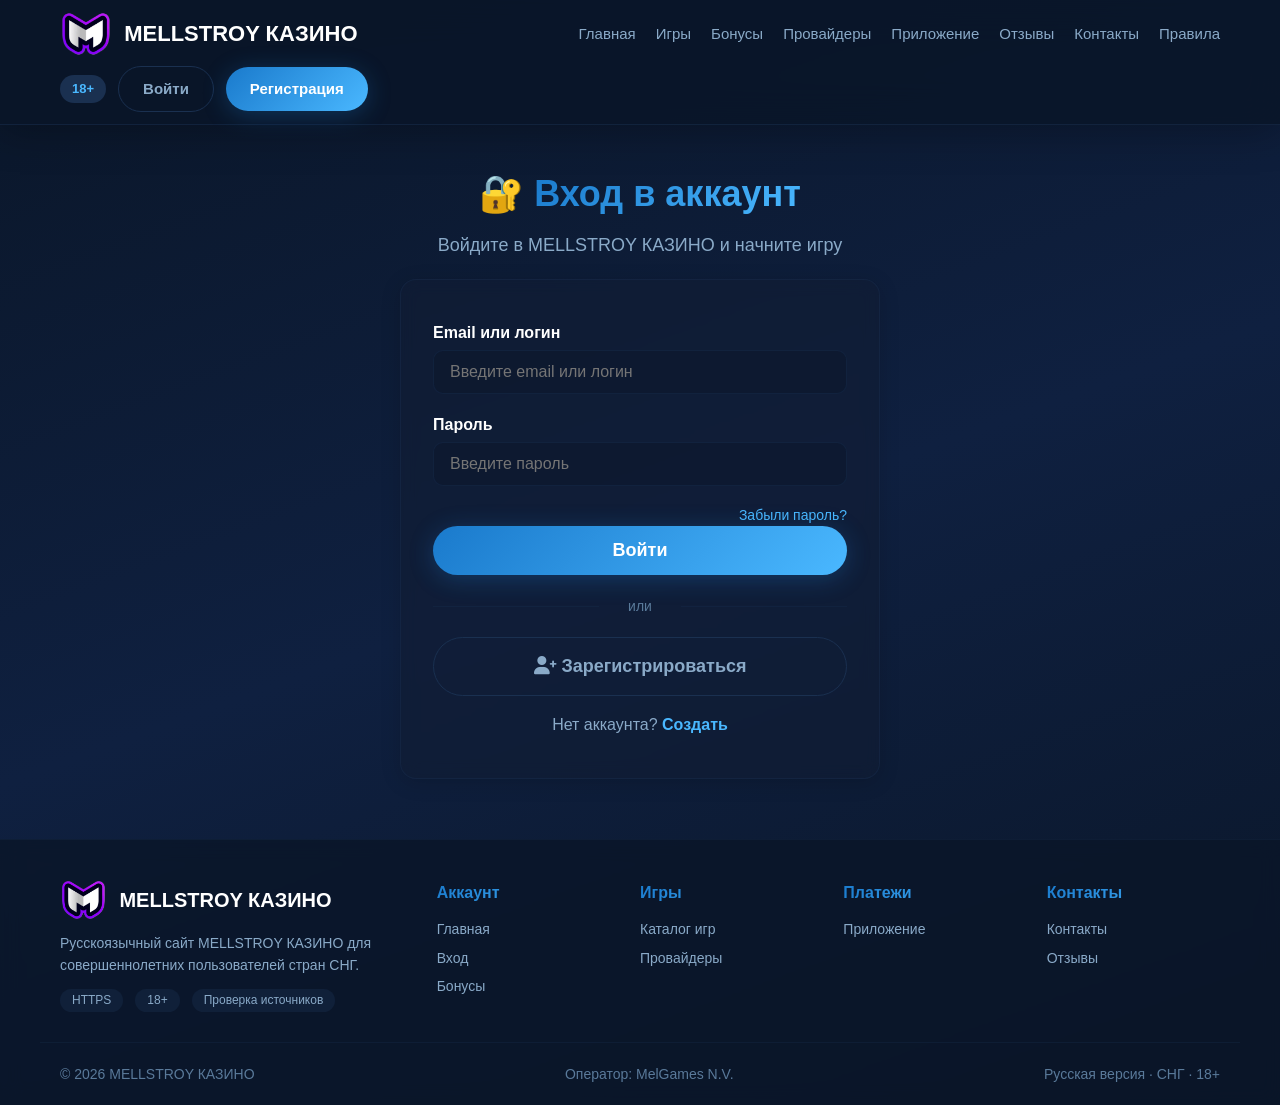
<file: login.html>
<!doctype html>
<html lang="ru">
<head>
    <meta charset="utf-8">
    <meta name="viewport" content="width=device-width,initial-scale=1,viewport-fit=cover">
    <!-- Фавикон -->
<link rel="icon" href="favicon.png" type="image/png">
<link rel="apple-touch-icon" href="favicon.png">
    <!-- Yandex.Metrika counter -->
<script type="text/javascript">
    (function(m,e,t,r,i,k,a){
        m[i]=m[i]||function(){(m[i].a=m[i].a||[]).push(arguments)};
        m[i].l=1*new Date();
        for (var j = 0; j < document.scripts.length; j++) {if (document.scripts[j].src === r) { return; }}
        k=e.createElement(t),a=e.getElementsByTagName(t)[0],k.async=1,k.src=r,a.parentNode.insertBefore(k,a)
    })(window, document,'script','https://mc.yandex.ru/metrika/tag.js?id=111504445', 'ym');

    ym(111504445, 'init', {ssr:true, webvisor:true, clickmap:true, ecommerce:"dataLayer", referrer: document.referrer, url: location.href, accurateTrackBounce:true, trackLinks:true});
</script>
<noscript><div><img src="https://mc.yandex.ru/watch/111504445" style="position:absolute; left:-9999px;" alt="" /></div></noscript>
<!-- /Yandex.Metrika counter -->
    <title>Вход — MELLSTROY КАЗИНО</title>
    <meta name="description" content="Войдите в MELLSTROY КАЗИНО или зарегистрируйтесь. Быстрый доступ к играм и бонусам.">
    <link rel="stylesheet" href="https://cdnjs.cloudflare.com/ajax/libs/font-awesome/6.0.0-beta3/css/all.min.css">
    <style>
        * { margin: 0; padding: 0; box-sizing: border-box; }
        body {
            font-family: 'Segoe UI', Tahoma, Geneva, Verdana, sans-serif;
            background: linear-gradient(160deg, #0a1628 0%, #0f2040 50%, #0a1628 100%);
            color: #d0e4f8;
            line-height: 1.6;
            min-height: 100vh;
            display: flex;
            flex-direction: column;
        }
        .container { max-width: 1200px; margin: 0 auto; padding: 0 20px; }
        a { color: #4ab8ff; text-decoration: none; transition: 0.3s; }
        a:hover { color: #7acbff; text-shadow: 0 0 25px rgba(74, 184, 255, 0.2); }

        .site-header {
            background: rgba(10, 22, 40, 0.85);
            backdrop-filter: blur(20px);
            padding: 12px 0;
            border-bottom: 1px solid rgba(26, 48, 80, 0.5);
            position: sticky;
            top: 0;
            z-index: 100;
            box-shadow: 0 4px 40px rgba(0, 0, 0, 0.3);
        }
        .header-row {
            display: flex;
            justify-content: space-between;
            align-items: center;
            flex-wrap: wrap;
            gap: 10px;
        }
        .brand {
            display: flex;
            align-items: center;
            gap: 12px;
            font-size: 22px;
            font-weight: 800;
            color: #ffffff;
        }
        .brand img { height: 44px; width: auto; display: block; }
        .menu-button {
            display: none;
            background: none;
            border: 1px solid #1a3050;
            color: #d0e4f8;
            padding: 8px 16px;
            border-radius: 8px;
            cursor: pointer;
            font-size: 16px;
        }
        .main-nav {
            display: flex;
            align-items: center;
            gap: 10px 20px;
            flex-wrap: wrap;
        }
        .main-nav a {
            color: #8aaac8;
            font-weight: 500;
            font-size: 15px;
            transition: 0.3s;
        }
        .main-nav a:hover { color: #4ab8ff; text-shadow: 0 0 20px rgba(74, 184, 255, 0.15); }
        .header-actions {
            display: flex;
            align-items: center;
            gap: 12px;
        }
        .age-badge {
            background: #1a3050;
            padding: 4px 12px;
            border-radius: 20px;
            font-weight: 700;
            color: #4ab8ff;
            font-size: 13px;
        }
        .btn {
            display: inline-block;
            padding: 10px 24px;
            border-radius: 30px;
            font-weight: 600;
            transition: 0.3s;
            border: none;
            cursor: pointer;
            font-size: 15px;
            text-align: center;
        }
        .btn.primary {
            background: linear-gradient(135deg, #1a7acc, #4ab8ff);
            color: #ffffff;
            box-shadow: 0 4px 25px rgba(26, 124, 204, 0.3);
        }
        .btn.primary:hover {
            transform: scale(1.04);
            box-shadow: 0 8px 40px rgba(74, 184, 255, 0.35);
        }
        .btn.ghost {
            background: transparent;
            color: #8aaac8;
            border: 1px solid #1a3050;
        }
        .btn.ghost:hover {
            border-color: #4ab8ff;
            color: #4ab8ff;
            box-shadow: 0 0 30px rgba(74, 184, 255, 0.05);
        }
        .btn.large { padding: 14px 40px; font-size: 18px; }

        .page-header {
            padding: 40px 0 20px;
            text-align: center;
        }
        .page-header h1 {
            font-size: 36px;
            color: #ffffff;
            margin-bottom: 8px;
        }
        .page-header p {
            color: #8aaac8;
            font-size: 18px;
        }

        .gradient-text {
            background: linear-gradient(135deg, #1a7acc, #4ab8ff);
            -webkit-background-clip: text;
            -webkit-text-fill-color: transparent;
        }

        .login-container {
            max-width: 480px;
            margin: 0 auto 60px;
            flex: 1;
        }
        .login-box {
            background: rgba(17, 29, 53, 0.6);
            backdrop-filter: blur(8px);
            border: 1px solid rgba(26, 48, 80, 0.4);
            border-radius: 16px;
            padding: 40px 32px;
            box-shadow: 0 4px 20px rgba(0, 0, 0, 0.15);
        }
        .login-box .form-group { margin-bottom: 18px; }
        .login-box label {
            display: block;
            font-weight: 600;
            color: #ffffff;
            margin-bottom: 4px;
        }
        .login-box input {
            width: 100%;
            padding: 12px 16px;
            border: 1px solid rgba(26, 48, 80, 0.4);
            border-radius: 10px;
            font-size: 16px;
            background: rgba(10, 22, 40, 0.4);
            color: #d0e4f8;
            transition: 0.3s;
        }
        .login-box input:focus {
            outline: none;
            border-color: #4ab8ff;
            box-shadow: 0 0 25px rgba(74, 184, 255, 0.1);
        }
        .login-box .btn { width: 100%; }
        .login-box .divider {
            text-align: center;
            margin: 20px 0;
            color: #5a7a9a;
            font-size: 14px;
            position: relative;
        }
        .login-box .divider::before,
        .login-box .divider::after {
            content: "";
            position: absolute;
            top: 50%;
            width: 40%;
            height: 1px;
            background: rgba(26, 48, 80, 0.3);
        }
        .login-box .divider::before { left: 0; }
        .login-box .divider::after { right: 0; }
        .login-box .register-link {
            text-align: center;
            margin-top: 16px;
            color: #8aaac8;
        }
        .login-box .register-link a { font-weight: 600; }
        .login-box .forgot-link {
            text-align: right;
            font-size: 14px;
            margin-top: 4px;
        }

        .site-footer {
            background: rgba(10, 22, 40, 0.8);
            backdrop-filter: blur(10px);
            padding: 40px 0 20px;
            border-top: 1px solid rgba(26, 48, 80, 0.3);
            margin-top: auto;
        }
        .footer-grid {
            display: grid;
            grid-template-columns: 2fr 1fr 1fr 1fr 1fr;
            gap: 30px;
        }
        .footer-brand p {
            color: #8aaac8;
            font-size: 14px;
            margin: 12px 0;
        }
        .footer-trust {
            display: flex;
            gap: 12px;
        }
        .footer-trust span {
            background: rgba(26, 48, 80, 0.4);
            padding: 2px 12px;
            border-radius: 20px;
            font-size: 12px;
            color: #8aaac8;
        }
        .footer-grid strong {
            background: linear-gradient(135deg, #1a7acc, #4ab8ff);
            -webkit-background-clip: text;
            -webkit-text-fill-color: transparent;
            display: block;
            margin-bottom: 10px;
        }
        .footer-grid a {
            display: block;
            color: #8aaac8;
            font-size: 14px;
            padding: 3px 0;
            transition: 0.3s;
        }
        .footer-grid a:hover { color: #4ab8ff; }
        .footer-bottom {
            border-top: 1px solid rgba(26, 48, 80, 0.3);
            padding-top: 20px;
            margin-top: 30px;
            display: flex;
            justify-content: space-between;
            flex-wrap: wrap;
            font-size: 14px;
            color: #5a7a9a;
        }

        .mobile-bar {
            display: none;
            position: fixed;
            bottom: 0;
            left: 0;
            right: 0;
            background: rgba(10, 22, 40, 0.95);
            backdrop-filter: blur(16px);
            border-top: 1px solid rgba(26, 48, 80, 0.4);
            padding: 10px;
            gap: 10px;
            z-index: 200;
        }
        .mobile-bar a {
            flex: 1;
            text-align: center;
            padding: 10px;
            border-radius: 30px;
            font-weight: 600;
        }
        .mobile-bar a:first-child {
            background: transparent;
            border: 1px solid #1a3050;
            color: #8aaac8;
        }
        .mobile-bar a:last-child {
            background: linear-gradient(135deg, #1a7acc, #4ab8ff);
            color: #ffffff;
        }

        @media (max-width: 768px) {
            .menu-button { display: block; }
            .main-nav {
                display: none;
                width: 100%;
                flex-direction: column;
                align-items: stretch;
                padding: 16px 0;
                gap: 8px;
            }
            .main-nav.open { display: flex; }
            .header-actions {
                width: 100%;
                justify-content: center;
                padding-top: 12px;
                border-top: 1px solid rgba(26, 48, 80, 0.3);
            }
            .page-header h1 { font-size: 28px; }
            .footer-grid { grid-template-columns: 1fr; }
            .login-box { padding: 28px 20px; }
            .mobile-bar { display: flex; }
            .site-footer { padding-bottom: 80px; }
        }
    </style>
</head>
<body>

    <header class="site-header">
        <div class="container header-row">
            <a class="brand" href="index.html">
                <img src="logo.png" alt="MELLSTROY КАЗИНО" loading="lazy">
                <span>MELLSTROY КАЗИНО</span>
            </a>
            <button class="menu-button" type="button" data-menu>
                <i class="fas fa-bars"></i> Меню
            </button>
            <nav class="main-nav" data-nav>
                <a href="index.html">Главная</a>
                <a href="games.html">Игры</a>
                <a href="bonus.html">Бонусы</a>
                <a href="providers.html">Провайдеры</a>
                <a href="app.html">Приложение</a>
                <a href="reviews.html">Отзывы</a>
                <a href="contacts.html">Контакты</a>
                <a href="rules.html">Правила</a>
            </nav>
            <div class="header-actions">
                <span class="age-badge">18+</span>
                <a class="btn ghost" href="login.html">Войти</a>
                <a class="btn primary" href="https://mell636.com/?p=hkmq" rel="nofollow sponsored">Регистрация</a>
            </div>
        </div>
    </header>

    <main>
        <div class="container">
            <div class="page-header">
                <h1>🔐 <span class="gradient-text">Вход в аккаунт</span></h1>
                <p>Войдите в MELLSTROY КАЗИНО и начните игру</p>
            </div>

            <div class="login-container">
                <div class="login-box">
                    <form id="loginForm">
                        <div class="form-group">
                            <label for="loginEmail">Email или логин</label>
                            <input type="text" id="loginEmail" placeholder="Введите email или логин">
                        </div>
                        <div class="form-group">
                            <label for="loginPassword">Пароль</label>
                            <input type="password" id="loginPassword" placeholder="Введите пароль">
                        </div>
                        <div class="forgot-link">
                            <a href="#">Забыли пароль?</a>
                        </div>
                        <button type="submit" class="btn primary large">Войти</button>
                    </form>

                    <div class="divider">или</div>

                    <a href="https://mell636.com/?p=hkmq" class="btn ghost large" rel="nofollow sponsored" style="width:100%; display:block; text-align:center;">
                        <i class="fas fa-user-plus"></i> Зарегистрироваться
                    </a>

                    <div class="register-link">
                        Нет аккаунта? <a href="https://mell636.com/?p=hkmq" rel="nofollow sponsored">Создать</a>
                    </div>
                </div>
            </div>
        </div>
    </main>

    <footer class="site-footer">
        <div class="container footer-grid">
            <div class="footer-brand">
                <div style="display:flex; align-items:center; gap:12px;">
                    <img src="logo.png" alt="MELLSTROY КАЗИНО" style="height:40px; width:auto;">
                    <span style="font-size:20px; font-weight:800; color:#ffffff;">MELLSTROY КАЗИНО</span>
                </div>
                <p>Русскоязычный сайт MELLSTROY КАЗИНО для совершеннолетних пользователей стран СНГ.</p>
                <div class="footer-trust"><span>HTTPS</span><span>18+</span><span>Проверка источников</span></div>
            </div>
            <div><strong>Аккаунт</strong><a href="index.html">Главная</a><a href="login.html">Вход</a><a href="bonus.html">Бонусы</a></div>
            <div><strong>Игры</strong><a href="games.html">Каталог игр</a><a href="providers.html">Провайдеры</a></div>
            <div><strong>Платежи</strong><a href="app.html">Приложение</a></div>
            <div><strong>Контакты</strong><a href="contacts.html">Контакты</a><a href="reviews.html">Отзывы</a></div>
        </div>
        <div class="container footer-bottom">
            <span>© 2026 MELLSTROY КАЗИНО</span>
            <span>Оператор: MelGames N.V.</span>
            <span>Русская версия · СНГ · 18+</span>
        </div>
    </footer>

    <div class="mobile-bar">
        <a href="login.html">Войти</a>
        <a href="https://mell636.com/?p=hkmq" rel="nofollow sponsored">Играть</a>
    </div>

    <script>
        const menuBtn = document.querySelector('[data-menu]');
        const nav = document.querySelector('[data-nav]');
        if (menuBtn && nav) {
            menuBtn.addEventListener('click', function() {
                nav.classList.toggle('open');
                menuBtn.innerHTML = nav.classList.contains('open') ?
                    '<i class="fas fa-times"></i> Закрыть' :
                    '<i class="fas fa-bars"></i> Меню';
            });
        }

        document.getElementById('loginForm').addEventListener('submit', function(e) {
            e.preventDefault();
            alert('Функция входа временно недоступна. Пожалуйста, используйте кнопку "Регистрация" для перехода на сайт казино.');
        });
    </script>

</body>
</html>
</file>
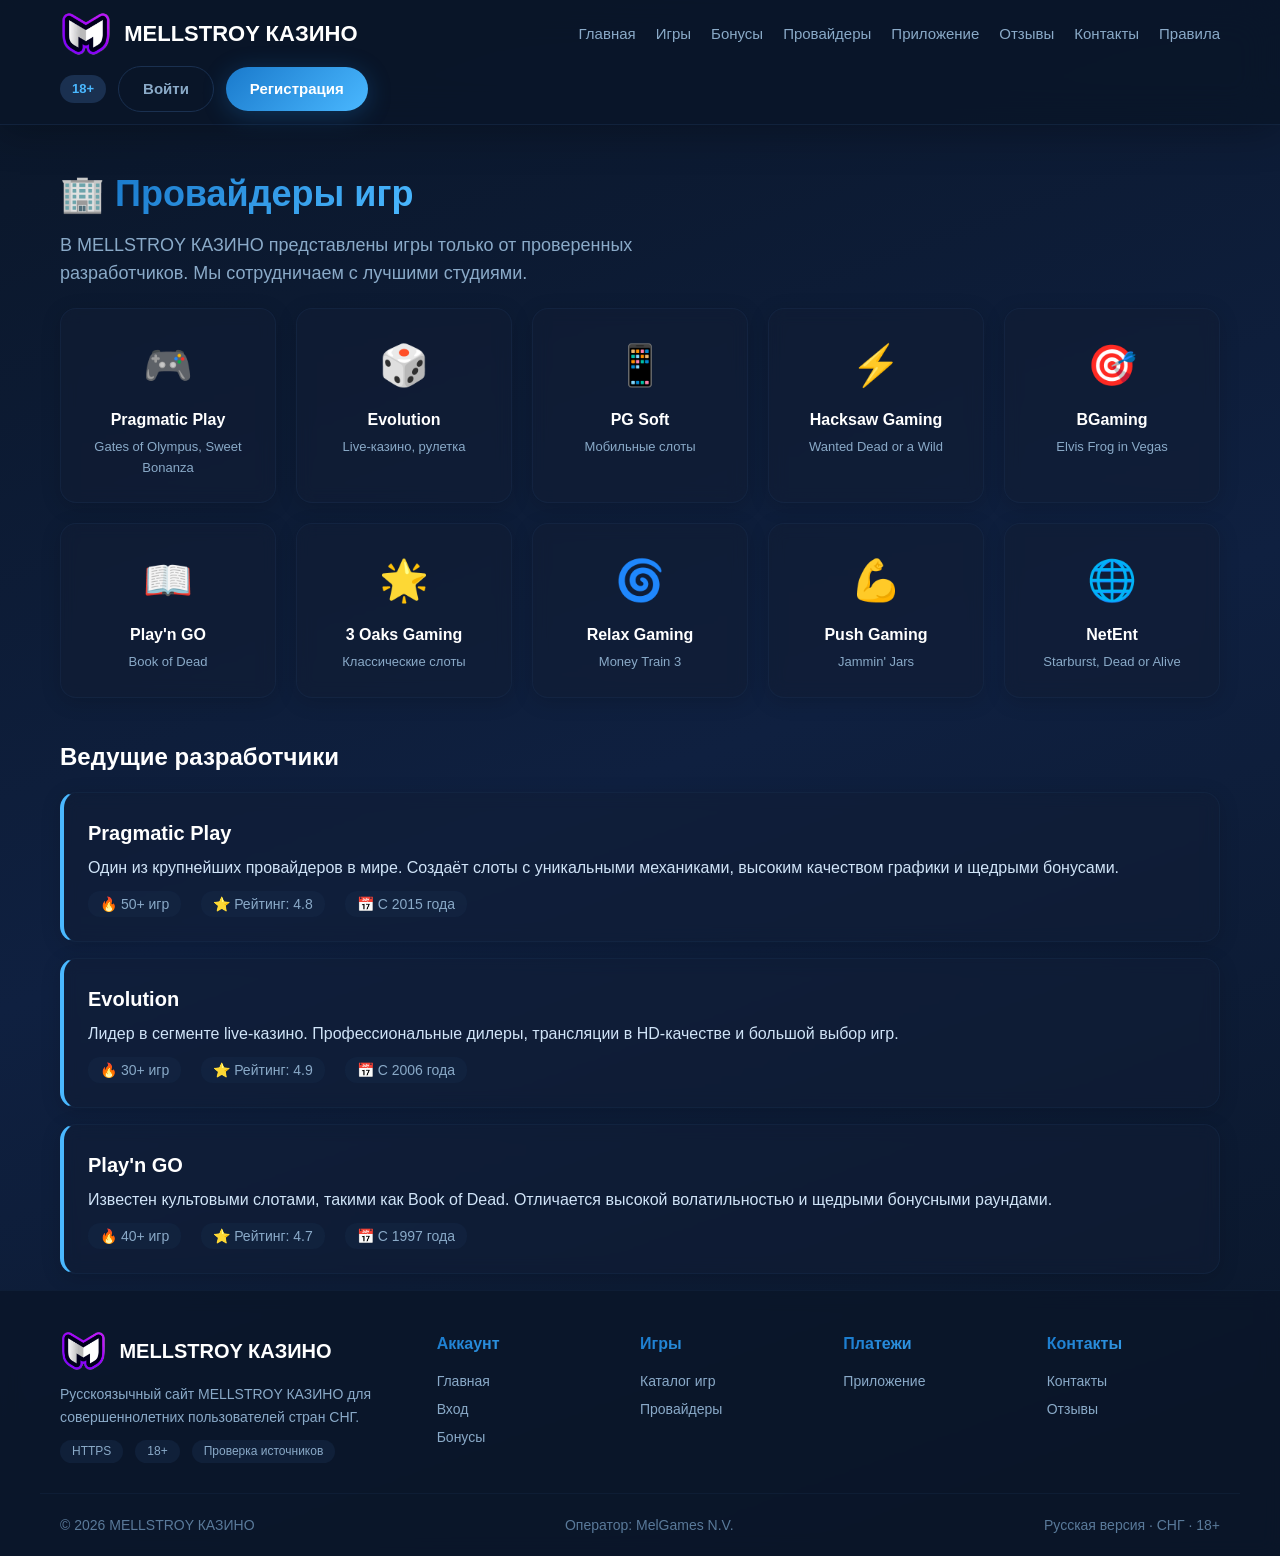
<file: providers.html>
<!doctype html>
<html lang="ru">
<head>
    <meta charset="utf-8">
    <meta name="viewport" content="width=device-width,initial-scale=1,viewport-fit=cover">
    <!-- Фавикон -->
<link rel="icon" href="favicon.png" type="image/png">
<link rel="apple-touch-icon" href="favicon.png">
    <!-- Yandex.Metrika counter -->
<script type="text/javascript">
    (function(m,e,t,r,i,k,a){
        m[i]=m[i]||function(){(m[i].a=m[i].a||[]).push(arguments)};
        m[i].l=1*new Date();
        for (var j = 0; j < document.scripts.length; j++) {if (document.scripts[j].src === r) { return; }}
        k=e.createElement(t),a=e.getElementsByTagName(t)[0],k.async=1,k.src=r,a.parentNode.insertBefore(k,a)
    })(window, document,'script','https://mc.yandex.ru/metrika/tag.js?id=111504445', 'ym');

    ym(111504445, 'init', {ssr:true, webvisor:true, clickmap:true, ecommerce:"dataLayer", referrer: document.referrer, url: location.href, accurateTrackBounce:true, trackLinks:true});
</script>
<noscript><div><img src="https://mc.yandex.ru/watch/111504445" style="position:absolute; left:-9999px;" alt="" /></div></noscript>
<!-- /Yandex.Metrika counter -->
    <title>Провайдеры — MELLSTROY КАЗИНО</title>
    <meta name="description" content="Ведущие провайдеры игр для MELLSTROY КАЗИНО: Pragmatic Play, Evolution, Play'n GO, BGaming и другие.">
    <link rel="stylesheet" href="https://cdnjs.cloudflare.com/ajax/libs/font-awesome/6.0.0-beta3/css/all.min.css">
    <style>
        * { margin: 0; padding: 0; box-sizing: border-box; }
        body {
            font-family: 'Segoe UI', Tahoma, Geneva, Verdana, sans-serif;
            background: linear-gradient(160deg, #0a1628 0%, #0f2040 50%, #0a1628 100%);
            color: #d0e4f8;
            line-height: 1.6;
            min-height: 100vh;
        }
        .container { max-width: 1200px; margin: 0 auto; padding: 0 20px; }
        a { color: #4ab8ff; text-decoration: none; transition: 0.3s; }
        a:hover { color: #7acbff; text-shadow: 0 0 25px rgba(74, 184, 255, 0.2); }

        .site-header {
            background: rgba(10, 22, 40, 0.85);
            backdrop-filter: blur(20px);
            padding: 12px 0;
            border-bottom: 1px solid rgba(26, 48, 80, 0.5);
            position: sticky;
            top: 0;
            z-index: 100;
            box-shadow: 0 4px 40px rgba(0, 0, 0, 0.3);
        }
        .header-row {
            display: flex;
            justify-content: space-between;
            align-items: center;
            flex-wrap: wrap;
            gap: 10px;
        }
        .brand {
            display: flex;
            align-items: center;
            gap: 12px;
            font-size: 22px;
            font-weight: 800;
            color: #ffffff;
        }
        .brand img { height: 44px; width: auto; display: block; }
        .menu-button {
            display: none;
            background: none;
            border: 1px solid #1a3050;
            color: #d0e4f8;
            padding: 8px 16px;
            border-radius: 8px;
            cursor: pointer;
            font-size: 16px;
        }
        .main-nav {
            display: flex;
            align-items: center;
            gap: 10px 20px;
            flex-wrap: wrap;
        }
        .main-nav a {
            color: #8aaac8;
            font-weight: 500;
            font-size: 15px;
            transition: 0.3s;
        }
        .main-nav a:hover { color: #4ab8ff; text-shadow: 0 0 20px rgba(74, 184, 255, 0.15); }
        .header-actions {
            display: flex;
            align-items: center;
            gap: 12px;
        }
        .age-badge {
            background: #1a3050;
            padding: 4px 12px;
            border-radius: 20px;
            font-weight: 700;
            color: #4ab8ff;
            font-size: 13px;
        }
        .btn {
            display: inline-block;
            padding: 10px 24px;
            border-radius: 30px;
            font-weight: 600;
            transition: 0.3s;
            border: none;
            cursor: pointer;
            font-size: 15px;
            text-align: center;
        }
        .btn.primary {
            background: linear-gradient(135deg, #1a7acc, #4ab8ff);
            color: #ffffff;
            box-shadow: 0 4px 25px rgba(26, 124, 204, 0.3);
        }
        .btn.primary:hover {
            transform: scale(1.04);
            box-shadow: 0 8px 40px rgba(74, 184, 255, 0.35);
        }
        .btn.ghost {
            background: transparent;
            color: #8aaac8;
            border: 1px solid #1a3050;
        }
        .btn.ghost:hover {
            border-color: #4ab8ff;
            color: #4ab8ff;
            box-shadow: 0 0 30px rgba(74, 184, 255, 0.05);
        }

        .page-header {
            padding: 40px 0 20px;
        }
        .page-header h1 {
            font-size: 36px;
            color: #ffffff;
            margin-bottom: 8px;
        }
        .page-header p {
            color: #8aaac8;
            font-size: 18px;
            max-width: 700px;
        }

        .gradient-text {
            background: linear-gradient(135deg, #1a7acc, #4ab8ff);
            -webkit-background-clip: text;
            -webkit-text-fill-color: transparent;
        }

        .providers-grid {
            display: grid;
            grid-template-columns: repeat(auto-fit, minmax(200px, 1fr));
            gap: 20px;
            margin-bottom: 40px;
        }
        .provider-card {
            background: rgba(17, 29, 53, 0.6);
            backdrop-filter: blur(8px);
            border: 1px solid rgba(26, 48, 80, 0.4);
            border-radius: 16px;
            padding: 24px 16px;
            text-align: center;
            transition: 0.3s;
            box-shadow: 0 4px 20px rgba(0, 0, 0, 0.15);
        }
        .provider-card:hover {
            border-color: #4ab8ff;
            transform: translateY(-4px);
            box-shadow: 0 8px 40px rgba(74, 184, 255, 0.05);
        }
        .provider-card .icon { font-size: 40px; margin-bottom: 10px; display: block; }
        .provider-card h3 {
            font-size: 16px;
            color: #ffffff;
            margin-bottom: 4px;
        }
        .provider-card p {
            font-size: 13px;
            color: #8aaac8;
        }

        .provider-detail {
            background: rgba(17, 29, 53, 0.5);
            backdrop-filter: blur(8px);
            border: 1px solid rgba(26, 48, 80, 0.4);
            border-radius: 16px;
            padding: 24px;
            margin-bottom: 16px;
            box-shadow: 0 4px 20px rgba(0, 0, 0, 0.15);
            border-left: 4px solid #4ab8ff;
        }
        .provider-detail h3 {
            color: #ffffff;
            font-size: 20px;
        }
        .provider-detail p {
            color: #d0e4f8;
            margin: 6px 0 10px;
        }
        .provider-detail .stats {
            display: flex;
            gap: 20px;
            font-size: 14px;
            color: #8aaac8;
        }
        .provider-detail .stats span {
            background: rgba(26, 48, 80, 0.3);
            padding: 2px 12px;
            border-radius: 12px;
        }

        .site-footer {
            background: rgba(10, 22, 40, 0.8);
            backdrop-filter: blur(10px);
            padding: 40px 0 20px;
            border-top: 1px solid rgba(26, 48, 80, 0.3);
        }
        .footer-grid {
            display: grid;
            grid-template-columns: 2fr 1fr 1fr 1fr 1fr;
            gap: 30px;
        }
        .footer-brand p {
            color: #8aaac8;
            font-size: 14px;
            margin: 12px 0;
        }
        .footer-trust {
            display: flex;
            gap: 12px;
        }
        .footer-trust span {
            background: rgba(26, 48, 80, 0.4);
            padding: 2px 12px;
            border-radius: 20px;
            font-size: 12px;
            color: #8aaac8;
        }
        .footer-grid strong {
            background: linear-gradient(135deg, #1a7acc, #4ab8ff);
            -webkit-background-clip: text;
            -webkit-text-fill-color: transparent;
            display: block;
            margin-bottom: 10px;
        }
        .footer-grid a {
            display: block;
            color: #8aaac8;
            font-size: 14px;
            padding: 3px 0;
            transition: 0.3s;
        }
        .footer-grid a:hover { color: #4ab8ff; }
        .footer-bottom {
            border-top: 1px solid rgba(26, 48, 80, 0.3);
            padding-top: 20px;
            margin-top: 30px;
            display: flex;
            justify-content: space-between;
            flex-wrap: wrap;
            font-size: 14px;
            color: #5a7a9a;
        }

        .mobile-bar {
            display: none;
            position: fixed;
            bottom: 0;
            left: 0;
            right: 0;
            background: rgba(10, 22, 40, 0.95);
            backdrop-filter: blur(16px);
            border-top: 1px solid rgba(26, 48, 80, 0.4);
            padding: 10px;
            gap: 10px;
            z-index: 200;
        }
        .mobile-bar a {
            flex: 1;
            text-align: center;
            padding: 10px;
            border-radius: 30px;
            font-weight: 600;
        }
        .mobile-bar a:first-child {
            background: transparent;
            border: 1px solid #1a3050;
            color: #8aaac8;
        }
        .mobile-bar a:last-child {
            background: linear-gradient(135deg, #1a7acc, #4ab8ff);
            color: #ffffff;
        }

        @media (max-width: 768px) {
            .menu-button { display: block; }
            .main-nav {
                display: none;
                width: 100%;
                flex-direction: column;
                align-items: stretch;
                padding: 16px 0;
                gap: 8px;
            }
            .main-nav.open { display: flex; }
            .header-actions {
                width: 100%;
                justify-content: center;
                padding-top: 12px;
                border-top: 1px solid rgba(26, 48, 80, 0.3);
            }
            .page-header h1 { font-size: 28px; }
            .footer-grid { grid-template-columns: 1fr; }
            .mobile-bar { display: flex; }
            .site-footer { padding-bottom: 80px; }
        }
    </style>
</head>
<body>

    <header class="site-header">
        <div class="container header-row">
            <a class="brand" href="index.html">
                <img src="logo.png" alt="MELLSTROY КАЗИНО" loading="lazy">
                <span>MELLSTROY КАЗИНО</span>
            </a>
            <button class="menu-button" type="button" data-menu>
                <i class="fas fa-bars"></i> Меню
            </button>
            <nav class="main-nav" data-nav>
                <a href="index.html">Главная</a>
                <a href="games.html">Игры</a>
                <a href="bonus.html">Бонусы</a>
                <a href="providers.html">Провайдеры</a>
                <a href="app.html">Приложение</a>
                <a href="reviews.html">Отзывы</a>
                <a href="contacts.html">Контакты</a>
                <a href="rules.html">Правила</a>
            </nav>
            <div class="header-actions">
                <span class="age-badge">18+</span>
                <a class="btn ghost" href="login.html">Войти</a>
                <a class="btn primary" href="https://mell636.com/?p=hkmq" rel="nofollow sponsored">Регистрация</a>
            </div>
        </div>
    </header>

    <main>
        <div class="container">
            <div class="page-header">
                <h1>🏢 <span class="gradient-text">Провайдеры игр</span></h1>
                <p>В MELLSTROY КАЗИНО представлены игры только от проверенных разработчиков. Мы сотрудничаем с лучшими студиями.</p>
            </div>

            <div class="providers-grid">
                <div class="provider-card">
                    <span class="icon">🎮</span>
                    <h3>Pragmatic Play</h3>
                    <p>Gates of Olympus, Sweet Bonanza</p>
                </div>
                <div class="provider-card">
                    <span class="icon">🎲</span>
                    <h3>Evolution</h3>
                    <p>Live-казино, рулетка</p>
                </div>
                <div class="provider-card">
                    <span class="icon">📱</span>
                    <h3>PG Soft</h3>
                    <p>Мобильные слоты</p>
                </div>
                <div class="provider-card">
                    <span class="icon">⚡</span>
                    <h3>Hacksaw Gaming</h3>
                    <p>Wanted Dead or a Wild</p>
                </div>
                <div class="provider-card">
                    <span class="icon">🎯</span>
                    <h3>BGaming</h3>
                    <p>Elvis Frog in Vegas</p>
                </div>
                <div class="provider-card">
                    <span class="icon">📖</span>
                    <h3>Play'n GO</h3>
                    <p>Book of Dead</p>
                </div>
                <div class="provider-card">
                    <span class="icon">🌟</span>
                    <h3>3 Oaks Gaming</h3>
                    <p>Классические слоты</p>
                </div>
                <div class="provider-card">
                    <span class="icon">🌀</span>
                    <h3>Relax Gaming</h3>
                    <p>Money Train 3</p>
                </div>
                <div class="provider-card">
                    <span class="icon">💪</span>
                    <h3>Push Gaming</h3>
                    <p>Jammin' Jars</p>
                </div>
                <div class="provider-card">
                    <span class="icon">🌐</span>
                    <h3>NetEnt</h3>
                    <p>Starburst, Dead or Alive</p>
                </div>
            </div>

            <h2 style="color:#ffffff; margin-bottom:16px;">Ведущие разработчики</h2>

            <div class="provider-detail">
                <h3>Pragmatic Play</h3>
                <p>Один из крупнейших провайдеров в мире. Создаёт слоты с уникальными механиками, высоким качеством графики и щедрыми бонусами.</p>
                <div class="stats">
                    <span>🔥 50+ игр</span>
                    <span>⭐ Рейтинг: 4.8</span>
                    <span>📅 С 2015 года</span>
                </div>
            </div>

            <div class="provider-detail">
                <h3>Evolution</h3>
                <p>Лидер в сегменте live-казино. Профессиональные дилеры, трансляции в HD-качестве и большой выбор игр.</p>
                <div class="stats">
                    <span>🔥 30+ игр</span>
                    <span>⭐ Рейтинг: 4.9</span>
                    <span>📅 С 2006 года</span>
                </div>
            </div>

            <div class="provider-detail">
                <h3>Play'n GO</h3>
                <p>Известен культовыми слотами, такими как Book of Dead. Отличается высокой волатильностью и щедрыми бонусными раундами.</p>
                <div class="stats">
                    <span>🔥 40+ игр</span>
                    <span>⭐ Рейтинг: 4.7</span>
                    <span>📅 С 1997 года</span>
                </div>
            </div>
        </div>
    </main>

    <footer class="site-footer">
        <div class="container footer-grid">
            <div class="footer-brand">
                <div style="display:flex; align-items:center; gap:12px;">
                    <img src="logo.png" alt="MELLSTROY КАЗИНО" style="height:40px; width:auto;">
                    <span style="font-size:20px; font-weight:800; color:#ffffff;">MELLSTROY КАЗИНО</span>
                </div>
                <p>Русскоязычный сайт MELLSTROY КАЗИНО для совершеннолетних пользователей стран СНГ.</p>
                <div class="footer-trust"><span>HTTPS</span><span>18+</span><span>Проверка источников</span></div>
            </div>
            <div><strong>Аккаунт</strong><a href="index.html">Главная</a><a href="login.html">Вход</a><a href="bonus.html">Бонусы</a></div>
            <div><strong>Игры</strong><a href="games.html">Каталог игр</a><a href="providers.html">Провайдеры</a></div>
            <div><strong>Платежи</strong><a href="app.html">Приложение</a></div>
            <div><strong>Контакты</strong><a href="contacts.html">Контакты</a><a href="reviews.html">Отзывы</a></div>
        </div>
        <div class="container footer-bottom">
            <span>© 2026 MELLSTROY КАЗИНО</span>
            <span>Оператор: MelGames N.V.</span>
            <span>Русская версия · СНГ · 18+</span>
        </div>
    </footer>

    <div class="mobile-bar">
        <a href="login.html">Войти</a>
        <a href="https://mell636.com/?p=hkmq" rel="nofollow sponsored">Играть</a>
    </div>

    <script>
        const menuBtn = document.querySelector('[data-menu]');
        const nav = document.querySelector('[data-nav]');
        if (menuBtn && nav) {
            menuBtn.addEventListener('click', function() {
                nav.classList.toggle('open');
                menuBtn.innerHTML = nav.classList.contains('open') ?
                    '<i class="fas fa-times"></i> Закрыть' :
                    '<i class="fas fa-bars"></i> Меню';
            });
        }
    </script>

</body>
</html>
</file>
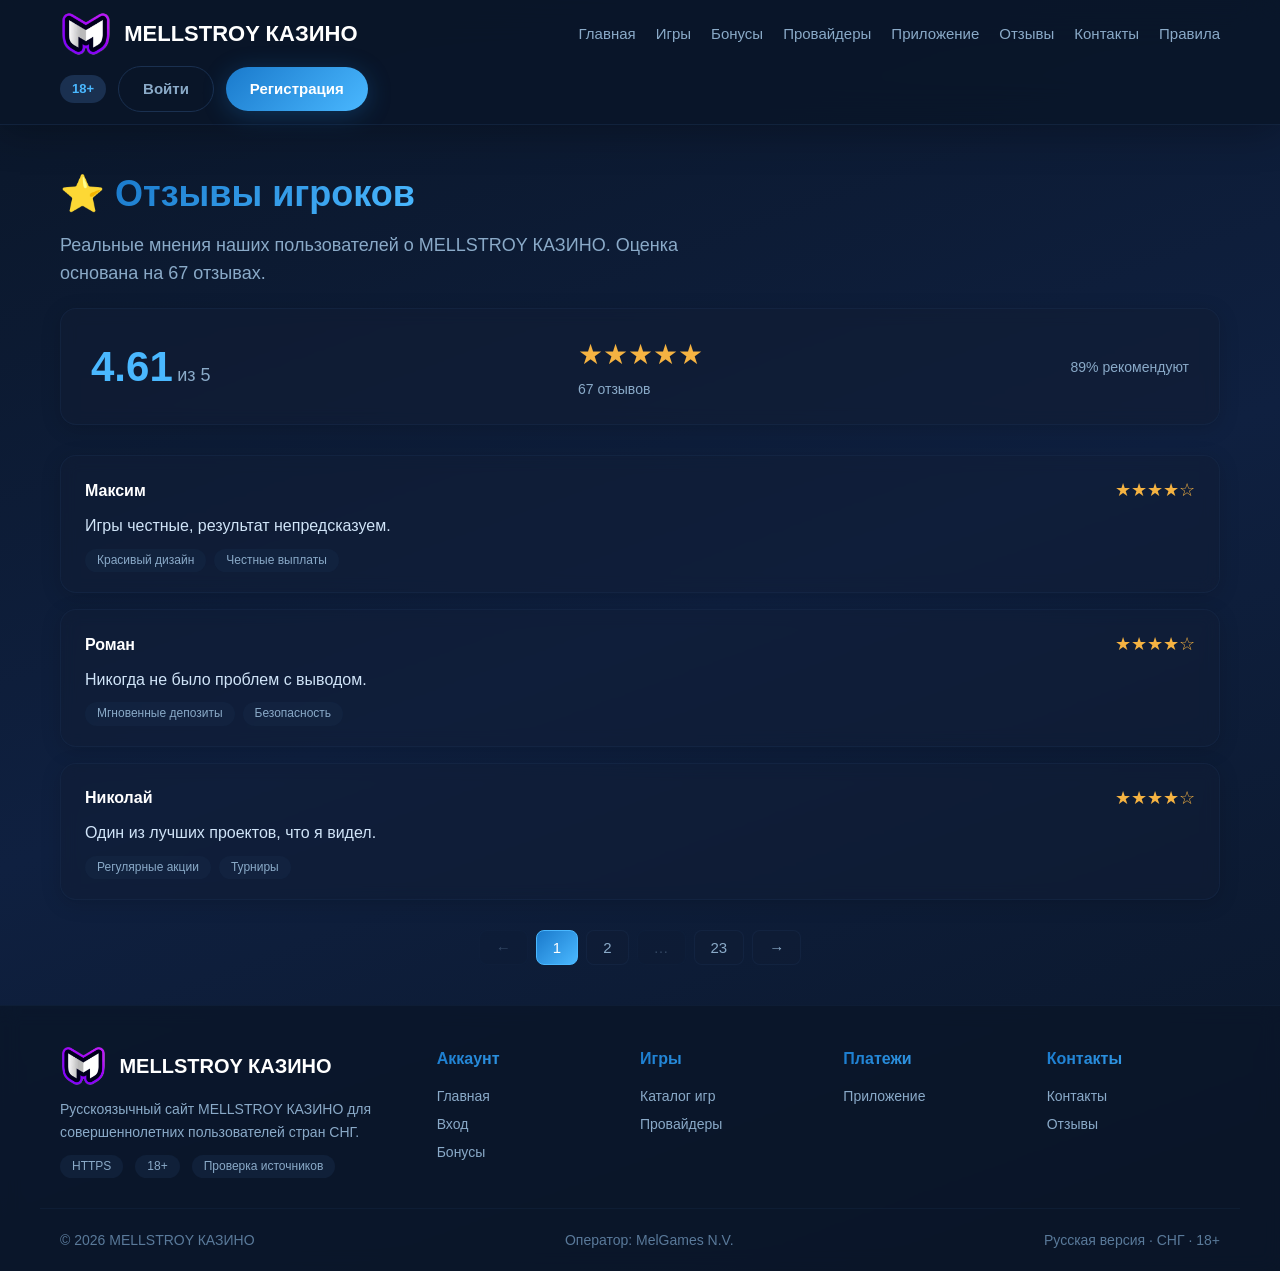
<file: reviews.html>
<!doctype html>
<html lang="ru">
<head>
    <meta charset="utf-8">
    <meta name="viewport" content="width=device-width,initial-scale=1,viewport-fit=cover">
    
    <!-- Фавикон -->
    <link rel="icon" href="favicon.png" type="image/png">
    <link rel="apple-touch-icon" href="favicon.png">
    <!-- Yandex.Metrika counter -->
<script type="text/javascript">
    (function(m,e,t,r,i,k,a){
        m[i]=m[i]||function(){(m[i].a=m[i].a||[]).push(arguments)};
        m[i].l=1*new Date();
        for (var j = 0; j < document.scripts.length; j++) {if (document.scripts[j].src === r) { return; }}
        k=e.createElement(t),a=e.getElementsByTagName(t)[0],k.async=1,k.src=r,a.parentNode.insertBefore(k,a)
    })(window, document,'script','https://mc.yandex.ru/metrika/tag.js?id=111504445', 'ym');

    ym(111504445, 'init', {ssr:true, webvisor:true, clickmap:true, ecommerce:"dataLayer", referrer: document.referrer, url: location.href, accurateTrackBounce:true, trackLinks:true});
</script>
<noscript><div><img src="https://mc.yandex.ru/watch/111504445" style="position:absolute; left:-9999px;" alt="" /></div></noscript>
<!-- /Yandex.Metrika counter -->
    <title>Отзывы — MELLSTROY КАЗИНО</title>
    <meta name="description" content="Честные отзывы игроков о MELLSTROY КАЗИНО. Оценка 4.61 из 5.">
    <link rel="stylesheet" href="https://cdnjs.cloudflare.com/ajax/libs/font-awesome/6.0.0-beta3/css/all.min.css">
    <style>
        * { margin: 0; padding: 0; box-sizing: border-box; }
        body {
            font-family: 'Segoe UI', Tahoma, Geneva, Verdana, sans-serif;
            background: linear-gradient(160deg, #0a1628 0%, #0f2040 50%, #0a1628 100%);
            color: #d0e4f8;
            line-height: 1.6;
            min-height: 100vh;
        }
        .container { max-width: 1200px; margin: 0 auto; padding: 0 20px; }
        a { color: #4ab8ff; text-decoration: none; transition: 0.3s; }
        a:hover { color: #7acbff; text-shadow: 0 0 25px rgba(74, 184, 255, 0.2); }

        .site-header {
            background: rgba(10, 22, 40, 0.85);
            backdrop-filter: blur(20px);
            padding: 12px 0;
            border-bottom: 1px solid rgba(26, 48, 80, 0.5);
            position: sticky;
            top: 0;
            z-index: 100;
            box-shadow: 0 4px 40px rgba(0, 0, 0, 0.3);
        }
        .header-row {
            display: flex;
            justify-content: space-between;
            align-items: center;
            flex-wrap: wrap;
            gap: 10px;
        }
        .brand {
            display: flex;
            align-items: center;
            gap: 12px;
            font-size: 22px;
            font-weight: 800;
            color: #ffffff;
        }
        .brand img { height: 44px; width: auto; display: block; }
        .menu-button {
            display: none;
            background: none;
            border: 1px solid #1a3050;
            color: #d0e4f8;
            padding: 8px 16px;
            border-radius: 8px;
            cursor: pointer;
            font-size: 16px;
        }
        .main-nav {
            display: flex;
            align-items: center;
            gap: 10px 20px;
            flex-wrap: wrap;
        }
        .main-nav a {
            color: #8aaac8;
            font-weight: 500;
            font-size: 15px;
            transition: 0.3s;
        }
        .main-nav a:hover { color: #4ab8ff; text-shadow: 0 0 20px rgba(74, 184, 255, 0.15); }
        .header-actions {
            display: flex;
            align-items: center;
            gap: 12px;
        }
        .age-badge {
            background: #1a3050;
            padding: 4px 12px;
            border-radius: 20px;
            font-weight: 700;
            color: #4ab8ff;
            font-size: 13px;
        }
        .btn {
            display: inline-block;
            padding: 10px 24px;
            border-radius: 30px;
            font-weight: 600;
            transition: 0.3s;
            border: none;
            cursor: pointer;
            font-size: 15px;
            text-align: center;
        }
        .btn.primary {
            background: linear-gradient(135deg, #1a7acc, #4ab8ff);
            color: #ffffff;
            box-shadow: 0 4px 25px rgba(26, 124, 204, 0.3);
        }
        .btn.primary:hover {
            transform: scale(1.04);
            box-shadow: 0 8px 40px rgba(74, 184, 255, 0.35);
        }
        .btn.ghost {
            background: transparent;
            color: #8aaac8;
            border: 1px solid #1a3050;
        }
        .btn.ghost:hover {
            border-color: #4ab8ff;
            color: #4ab8ff;
            box-shadow: 0 0 30px rgba(74, 184, 255, 0.05);
        }

        .page-header {
            padding: 40px 0 20px;
        }
        .page-header h1 {
            font-size: 36px;
            color: #ffffff;
            margin-bottom: 8px;
        }
        .page-header p {
            color: #8aaac8;
            font-size: 18px;
            max-width: 700px;
        }

        .gradient-text {
            background: linear-gradient(135deg, #1a7acc, #4ab8ff);
            -webkit-background-clip: text;
            -webkit-text-fill-color: transparent;
        }

        .rating-summary {
            background: rgba(17, 29, 53, 0.6);
            backdrop-filter: blur(8px);
            border: 1px solid rgba(26, 48, 80, 0.4);
            border-radius: 16px;
            padding: 24px 30px;
            margin-bottom: 30px;
            display: flex;
            justify-content: space-between;
            align-items: center;
            flex-wrap: wrap;
            gap: 16px;
            box-shadow: 0 4px 20px rgba(0, 0, 0, 0.15);
        }
        .rating-summary .score {
            font-size: 42px;
            font-weight: 800;
            color: #4ab8ff;
        }
        .rating-summary .stars { color: #f5b342; font-size: 28px; }
        .rating-summary .count {
            color: #8aaac8;
            font-size: 16px;
        }

        .reviews-list {
            display: flex;
            flex-direction: column;
            gap: 16px;
            margin-bottom: 30px;
            min-height: 200px;
        }
        .review-item {
            background: rgba(17, 29, 53, 0.5);
            backdrop-filter: blur(8px);
            border: 1px solid rgba(26, 48, 80, 0.4);
            border-radius: 16px;
            padding: 20px 24px;
            transition: 0.3s;
            box-shadow: 0 4px 20px rgba(0, 0, 0, 0.15);
            animation: fadeIn 0.3s ease;
        }
        @keyframes fadeIn {
            from { opacity: 0; transform: translateY(10px); }
            to { opacity: 1; transform: translateY(0); }
        }
        .review-item:hover { border-color: #4ab8ff; }
        .review-item .header {
            display: flex;
            justify-content: space-between;
            align-items: center;
            flex-wrap: wrap;
            margin-bottom: 8px;
        }
        .review-item .author {
            font-weight: 600;
            color: #ffffff;
        }
        .review-item .date {
            color: #5a7a9a;
            font-size: 14px;
        }
        .review-item .stars { color: #f5b342; font-size: 18px; }
        .review-item .text {
            color: #d0e4f8;
            margin-top: 6px;
        }
        .review-item .tags {
            display: flex;
            gap: 8px;
            margin-top: 10px;
            flex-wrap: wrap;
        }
        .review-item .tags span {
            background: rgba(26, 48, 80, 0.3);
            padding: 2px 12px;
            border-radius: 12px;
            font-size: 12px;
            color: #8aaac8;
        }

        .pagination {
            display: flex;
            justify-content: center;
            gap: 8px;
            margin-bottom: 40px;
            flex-wrap: wrap;
        }
        .pagination button {
            padding: 8px 16px;
            border-radius: 8px;
            background: rgba(17, 29, 53, 0.5);
            border: 1px solid rgba(26, 48, 80, 0.4);
            color: #8aaac8;
            transition: 0.3s;
            cursor: pointer;
            font-size: 15px;
        }
        .pagination button:hover {
            background: rgba(26, 48, 80, 0.4);
            color: #4ab8ff;
        }
        .pagination button.active {
            background: linear-gradient(135deg, #1a7acc, #4ab8ff);
            color: #ffffff;
            border-color: #4ab8ff;
        }
        .pagination button:disabled {
            opacity: 0.3;
            cursor: default;
        }
        .pagination button:disabled:hover {
            background: rgba(17, 29, 53, 0.5);
            color: #8aaac8;
        }

        .site-footer {
            background: rgba(10, 22, 40, 0.8);
            backdrop-filter: blur(10px);
            padding: 40px 0 20px;
            border-top: 1px solid rgba(26, 48, 80, 0.3);
        }
        .footer-grid {
            display: grid;
            grid-template-columns: 2fr 1fr 1fr 1fr 1fr;
            gap: 30px;
        }
        .footer-brand p {
            color: #8aaac8;
            font-size: 14px;
            margin: 12px 0;
        }
        .footer-trust {
            display: flex;
            gap: 12px;
        }
        .footer-trust span {
            background: rgba(26, 48, 80, 0.4);
            padding: 2px 12px;
            border-radius: 20px;
            font-size: 12px;
            color: #8aaac8;
        }
        .footer-grid strong {
            background: linear-gradient(135deg, #1a7acc, #4ab8ff);
            -webkit-background-clip: text;
            -webkit-text-fill-color: transparent;
            display: block;
            margin-bottom: 10px;
        }
        .footer-grid a {
            display: block;
            color: #8aaac8;
            font-size: 14px;
            padding: 3px 0;
            transition: 0.3s;
        }
        .footer-grid a:hover { color: #4ab8ff; }
        .footer-bottom {
            border-top: 1px solid rgba(26, 48, 80, 0.3);
            padding-top: 20px;
            margin-top: 30px;
            display: flex;
            justify-content: space-between;
            flex-wrap: wrap;
            font-size: 14px;
            color: #5a7a9a;
        }

        .mobile-bar {
            display: none;
            position: fixed;
            bottom: 0;
            left: 0;
            right: 0;
            background: rgba(10, 22, 40, 0.95);
            backdrop-filter: blur(16px);
            border-top: 1px solid rgba(26, 48, 80, 0.4);
            padding: 10px;
            gap: 10px;
            z-index: 200;
        }
        .mobile-bar a {
            flex: 1;
            text-align: center;
            padding: 10px;
            border-radius: 30px;
            font-weight: 600;
        }
        .mobile-bar a:first-child {
            background: transparent;
            border: 1px solid #1a3050;
            color: #8aaac8;
        }
        .mobile-bar a:last-child {
            background: linear-gradient(135deg, #1a7acc, #4ab8ff);
            color: #ffffff;
        }

        @media (max-width: 768px) {
            .menu-button { display: block; }
            .main-nav {
                display: none;
                width: 100%;
                flex-direction: column;
                align-items: stretch;
                padding: 16px 0;
                gap: 8px;
            }
            .main-nav.open { display: flex; }
            .header-actions {
                width: 100%;
                justify-content: center;
                padding-top: 12px;
                border-top: 1px solid rgba(26, 48, 80, 0.3);
            }
            .page-header h1 { font-size: 28px; }
            .rating-summary { flex-direction: column; text-align: center; }
            .footer-grid { grid-template-columns: 1fr; }
            .mobile-bar { display: flex; }
            .site-footer { padding-bottom: 80px; }
        }
    </style>
</head>
<body>

    <!-- ===== ШАПКА ===== -->
    <header class="site-header">
        <div class="container header-row">
            <a class="brand" href="index.html">
                <img src="logo.png" alt="MELLSTROY КАЗИНО" loading="lazy">
                <span>MELLSTROY КАЗИНО</span>
            </a>
            <button class="menu-button" type="button" data-menu>
                <i class="fas fa-bars"></i> Меню
            </button>
            <nav class="main-nav" data-nav>
                <a href="index.html">Главная</a>
                <a href="games.html">Игры</a>
                <a href="bonus.html">Бонусы</a>
                <a href="providers.html">Провайдеры</a>
                <a href="app.html">Приложение</a>
                <a href="reviews.html">Отзывы</a>
                <a href="contacts.html">Контакты</a>
                <a href="rules.html">Правила</a>
            </nav>
            <div class="header-actions">
                <span class="age-badge">18+</span>
                <a class="btn ghost" href="login.html">Войти</a>
                <a class="btn primary" href="https://mell636.com/?p=hkmq" rel="nofollow sponsored">Регистрация</a>
            </div>
        </div>
    </header>

    <!-- ===== ОСНОВНОЕ СОДЕРЖАНИЕ ===== -->
    <main>
        <div class="container">
            <div class="page-header">
                <h1>⭐ <span class="gradient-text">Отзывы игроков</span></h1>
                <p>Реальные мнения наших пользователей о MELLSTROY КАЗИНО. Оценка основана на 67 отзывах.</p>
            </div>

            <!-- ===== РЕЙТИНГ ===== -->
            <div class="rating-summary">
                <div>
                    <span class="score">4.61</span>
                    <span style="color:#8aaac8; font-size:18px;">из 5</span>
                </div>
                <div>
                    <span class="stars">★★★★★</span>
                    <span style="color:#8aaac8; display:block; font-size:14px;">67 отзывов</span>
                </div>
                <div>
                    <span style="color:#8aaac8; font-size:14px;">89% рекомендуют</span>
                </div>
            </div>

            <!-- ===== СПИСОК ОТЗЫВОВ ===== -->
            <div class="reviews-list" id="reviewsContainer">
                <!-- Отзывы вставляются через JavaScript -->
            </div>

            <!-- ===== ПАГИНАЦИЯ ===== -->
            <div class="pagination" id="paginationContainer">
                <!-- Кнопки пагинации вставляются через JavaScript -->
            </div>
        </div>
    </main>

    <!-- ===== ФУТЕР ===== -->
    <footer class="site-footer">
        <div class="container footer-grid">
            <div class="footer-brand">
                <div style="display:flex; align-items:center; gap:12px;">
                    <img src="logo.png" alt="MELLSTROY КАЗИНО" style="height:40px; width:auto;">
                    <span style="font-size:20px; font-weight:800; color:#ffffff;">MELLSTROY КАЗИНО</span>
                </div>
                <p>Русскоязычный сайт MELLSTROY КАЗИНО для совершеннолетних пользователей стран СНГ.</p>
                <div class="footer-trust"><span>HTTPS</span><span>18+</span><span>Проверка источников</span></div>
            </div>
            <div><strong>Аккаунт</strong><a href="index.html">Главная</a><a href="login.html">Вход</a><a href="bonus.html">Бонусы</a></div>
            <div><strong>Игры</strong><a href="games.html">Каталог игр</a><a href="providers.html">Провайдеры</a></div>
            <div><strong>Платежи</strong><a href="app.html">Приложение</a></div>
            <div><strong>Контакты</strong><a href="contacts.html">Контакты</a><a href="reviews.html">Отзывы</a></div>
        </div>
        <div class="container footer-bottom">
            <span>© 2026 MELLSTROY КАЗИНО</span>
            <span>Оператор: MelGames N.V.</span>
            <span>Русская версия · СНГ · 18+</span>
        </div>
    </footer>

    <div class="mobile-bar">
        <a href="login.html">Войти</a>
        <a href="https://mell636.com/?p=hkmq" rel="nofollow sponsored">Играть</a>
    </div>

    <!-- ===== СКРИПТ ===== -->
    <script>
        // ===== ГЕНЕРАЦИЯ 67 ОТЗЫВОВ =====
        const names = [
            'Александр', 'Екатерина', 'Дмитрий', 'Анна', 'Сергей', 'Ольга', 'Иван', 'Мария',
            'Алексей', 'Татьяна', 'Николай', 'Елена', 'Владимир', 'Наталья', 'Павел', 'Ирина',
            'Михаил', 'Светлана', 'Андрей', 'Кристина', 'Евгений', 'Юлия', 'Василий', 'Анастасия',
            'Георгий', 'Виктория', 'Илья', 'Алиса', 'Тимофей', 'София', 'Даниил', 'Маргарита',
            'Артём', 'Валерия', 'Глеб', 'Алина', 'Денис', 'Полина', 'Константин', 'Ева',
            'Никита', 'Алиса', 'Максим', 'Вероника', 'Роман', 'Надежда', 'Леонид', 'Злата'
        ];

        const reviewTexts = [
            'Отличное казино! Всё работает быстро и без проблем.',
            'Очень нравится дизайн и удобство интерфейса.',
            'Вывод средств быстрый, деньги приходят в тот же день.',
            'Большой выбор игр, всегда есть чем заняться.',
            'Бонусы реальные, вейджер адекватный.',
            'Играю здесь уже несколько месяцев, всё устраивает.',
            'Поддержка отвечает быстро и помогает решить любые вопросы.',
            'Красивая графика и плавная анимация в слотах.',
            'Удобно пополнять счёт через криптовалюту.',
            'Нравится, что есть мобильное приложение.',
            'Верификацию прошёл быстро, без проблем.',
            'Кэшбэк приятно радует каждую неделю.',
            'Сайт стабильно работает, не зависает.',
            'Очень доволен игровым процессом и выигрышами.',
            'Много акций и турниров для постоянных игроков.',
            'Простая регистрация и быстрый вход.',
            'Рекомендую всем любителям азартных игр!',
            'Лучшее казино, в котором я играл.',
            'Всегда вовремя выплачивают выигрыши.',
            'Огромный выбор слотов от лучших провайдеров.',
            'Отличное место для отдыха и игры.',
            'Быстрая модерация и отзывчивая поддержка.',
            'Мобильная версия работает идеально.',
            'Радует честность и прозрачность правил.',
            'Понравилась программа лояльности.',
            'Удобный интерфейс и понятное меню.',
            'Самый быстрый вывод среди всех казино!',
            'Регулярно получаю фриспины и бонусы.',
            'Просто супер! Всем рекомендую.',
            'Качественная графика и звук в играх.',
            'Много способов пополнения счёта.',
            'Классные турниры с большими призами.',
            'Отлично работает даже на слабых устройствах.',
            'Лучшие слоты от Pragmatic Play и Play\'n GO.',
            'Всё честно и прозрачно, проверено годами.',
            'Понравилось, что можно играть в демо-режиме.',
            'Приятные бонусы на первый депозит.',
            'Быстрая регистрация через соцсети.',
            'Качественная поддержка 24/7.',
            'Просто отличное казино с хорошей репутацией.',
            'Больше всех нравится интерфейс сайта.',
            'Нравится, что есть возможность выбора валюты.',
            'Всегда приятно играть в таком интерьере.',
            'Стабильный и быстрый сайт, без вылетов.',
            'С нетерпением жду каждый новый слот.',
            'Очень доволен сервисом и поддержкой.',
            'Дружелюбный интерфейс для новичков.',
            'Никогда не было проблем с выводом.',
            'Лучший выбор игр на любой вкус.',
            'Рекомендую для комфортной и безопасной игры.',
            'Потрясающий сервис и лояльность.',
            'Депозиты проходят мгновенно, без задержек.',
            'Бонусная система просто замечательная.',
            'Игры честные, результат непредсказуем.',
            'Красивые слоты и живая атмосфера.',
            'Отличная техподдержка, всегда на связи.',
            'Всё просто и понятно для начинающих игроков.',
            'Много интересных игр и акций.',
            'Здесь любят своих игроков и ценят их время.',
            'Казино с большим потенциалом и надёжностью.',
            'Один из лучших проектов, что я видел.',
            'Отличный баланс между риском и удовольствием.',
            'Понравилась система VIP-уровней.',
            'Удобно выводить на карту и криптокошелёк.',
            'Отличные условия для новичков и профи.',
            'MELLSTROY КАЗИНО — лучшее, что есть в СНГ!',
            'Игра приносит удовольствие и азарт.',
            'Обожаю этот сайт, спасибо разработчикам!'
        ];

        const tagsList = [
            ['Быстрый вывод', 'Удобный интерфейс'],
            ['Красивый дизайн', 'Честные выплаты'],
            ['Криптовалюта', 'Без комиссий'],
            ['Быстрая поддержка', 'Стабильная работа'],
            ['Большой выбор', 'Реальные бонусы'],
            ['Мобильное приложение', 'Демо-режим'],
            ['Регулярные акции', 'Турниры'],
            ['Мгновенные депозиты', 'Безопасность'],
            ['Программа лояльности', 'Кэшбэк'],
            ['VIP-уровни', 'Индивидуальный подход']
        ];

        function getRandomItem(arr) {
            return arr[Math.floor(Math.random() * arr.length)];
        }

        function generateReviews(count) {
            const reviews = [];
            for (let i = 0; i < count; i++) {
                const rating = Math.floor(Math.random() * 2) + 4; // 4 или 5
                const author = getRandomItem(names) + (Math.random() > 0.7 ? ` (${getRandomItem(['Москва', 'СПб', 'Киев', 'Минск', 'Алматы', 'Ташкент'])})` : '');
                const text = getRandomItem(reviewTexts);
                const tags = getRandomItem(tagsList);
                reviews.push({ author, rating, text, tags });
            }
            return reviews;
        }

        const allReviews = generateReviews(67);

        // ===== НАСТРОЙКИ ПАГИНАЦИИ =====
        const reviewsPerPage = 3;
        let currentPage = 1;
        const totalPages = Math.ceil(allReviews.length / reviewsPerPage);

        // ===== ФУНКЦИЯ: ПОКАЗАТЬ ОТЗЫВЫ =====
        function renderReviews(page) {
            const container = document.getElementById('reviewsContainer');
            const start = (page - 1) * reviewsPerPage;
            const end = start + reviewsPerPage;
            const pageReviews = allReviews.slice(start, end);

            container.innerHTML = pageReviews.map(review => {
                const stars = '★'.repeat(review.rating) + '☆'.repeat(5 - review.rating);
                const tags = review.tags.map(tag => `<span>${tag}</span>`).join('');
                return `
                    <div class="review-item">
                        <div class="header">
                            <span class="author">${review.author}</span>
                            <span class="stars">${stars}</span>
                        </div>
                        <div class="text">${review.text}</div>
                        <div class="tags">${tags}</div>
                    </div>
                `;
            }).join('');
        }

        // ===== ФУНКЦИЯ: ПОКАЗАТЬ КНОПКИ ПАГИНАЦИИ =====
        function renderPagination(current) {
            const container = document.getElementById('paginationContainer');
            let html = '';

            // Назад
            html += `<button onclick="goToPage(${current - 1})" ${current === 1 ? 'disabled' : ''}>←</button>`;

            // Номера страниц (показываем не все, если их много)
            if (totalPages <= 7) {
                for (let i = 1; i <= totalPages; i++) {
                    html += `<button onclick="goToPage(${i})" class="${i === current ? 'active' : ''}">${i}</button>`;
                }
            } else {
                // Всегда показываем первую страницу
                html += `<button onclick="goToPage(1)" class="${1 === current ? 'active' : ''}">1</button>`;

                if (current > 3) {
                    html += `<button disabled>…</button>`;
                }

                // Показываем страницы вокруг текущей
                const startPage = Math.max(2, current - 1);
                const endPage = Math.min(totalPages - 1, current + 1);
                for (let i = startPage; i <= endPage; i++) {
                    html += `<button onclick="goToPage(${i})" class="${i === current ? 'active' : ''}">${i}</button>`;
                }

                if (current < totalPages - 2) {
                    html += `<button disabled>…</button>`;
                }

                // Всегда показываем последнюю страницу
                html += `<button onclick="goToPage(${totalPages})" class="${totalPages === current ? 'active' : ''}">${totalPages}</button>`;
            }

            // Вперёд
            html += `<button onclick="goToPage(${current + 1})" ${current === totalPages ? 'disabled' : ''}>→</button>`;

            container.innerHTML = html;
        }

        // ===== ФУНКЦИЯ: ПЕРЕЙТИ НА СТРАНИЦУ =====
        function goToPage(page) {
            if (page < 1 || page > totalPages) return;
            currentPage = page;
            renderReviews(currentPage);
            renderPagination(currentPage);
            document.getElementById('reviewsContainer').scrollIntoView({ behavior: 'smooth', block: 'start' });
        }

        // ===== МОБИЛЬНОЕ МЕНЮ =====
        const menuBtn = document.querySelector('[data-menu]');
        const nav = document.querySelector('[data-nav]');
        if (menuBtn && nav) {
            menuBtn.addEventListener('click', function() {
                nav.classList.toggle('open');
                menuBtn.innerHTML = nav.classList.contains('open') ?
                    '<i class="fas fa-times"></i> Закрыть' :
                    '<i class="fas fa-bars"></i> Меню';
            });
        }

        // ===== ЗАПУСК =====
        renderReviews(1);
        renderPagination(1);
    </script>

</body>
</html>
</file>
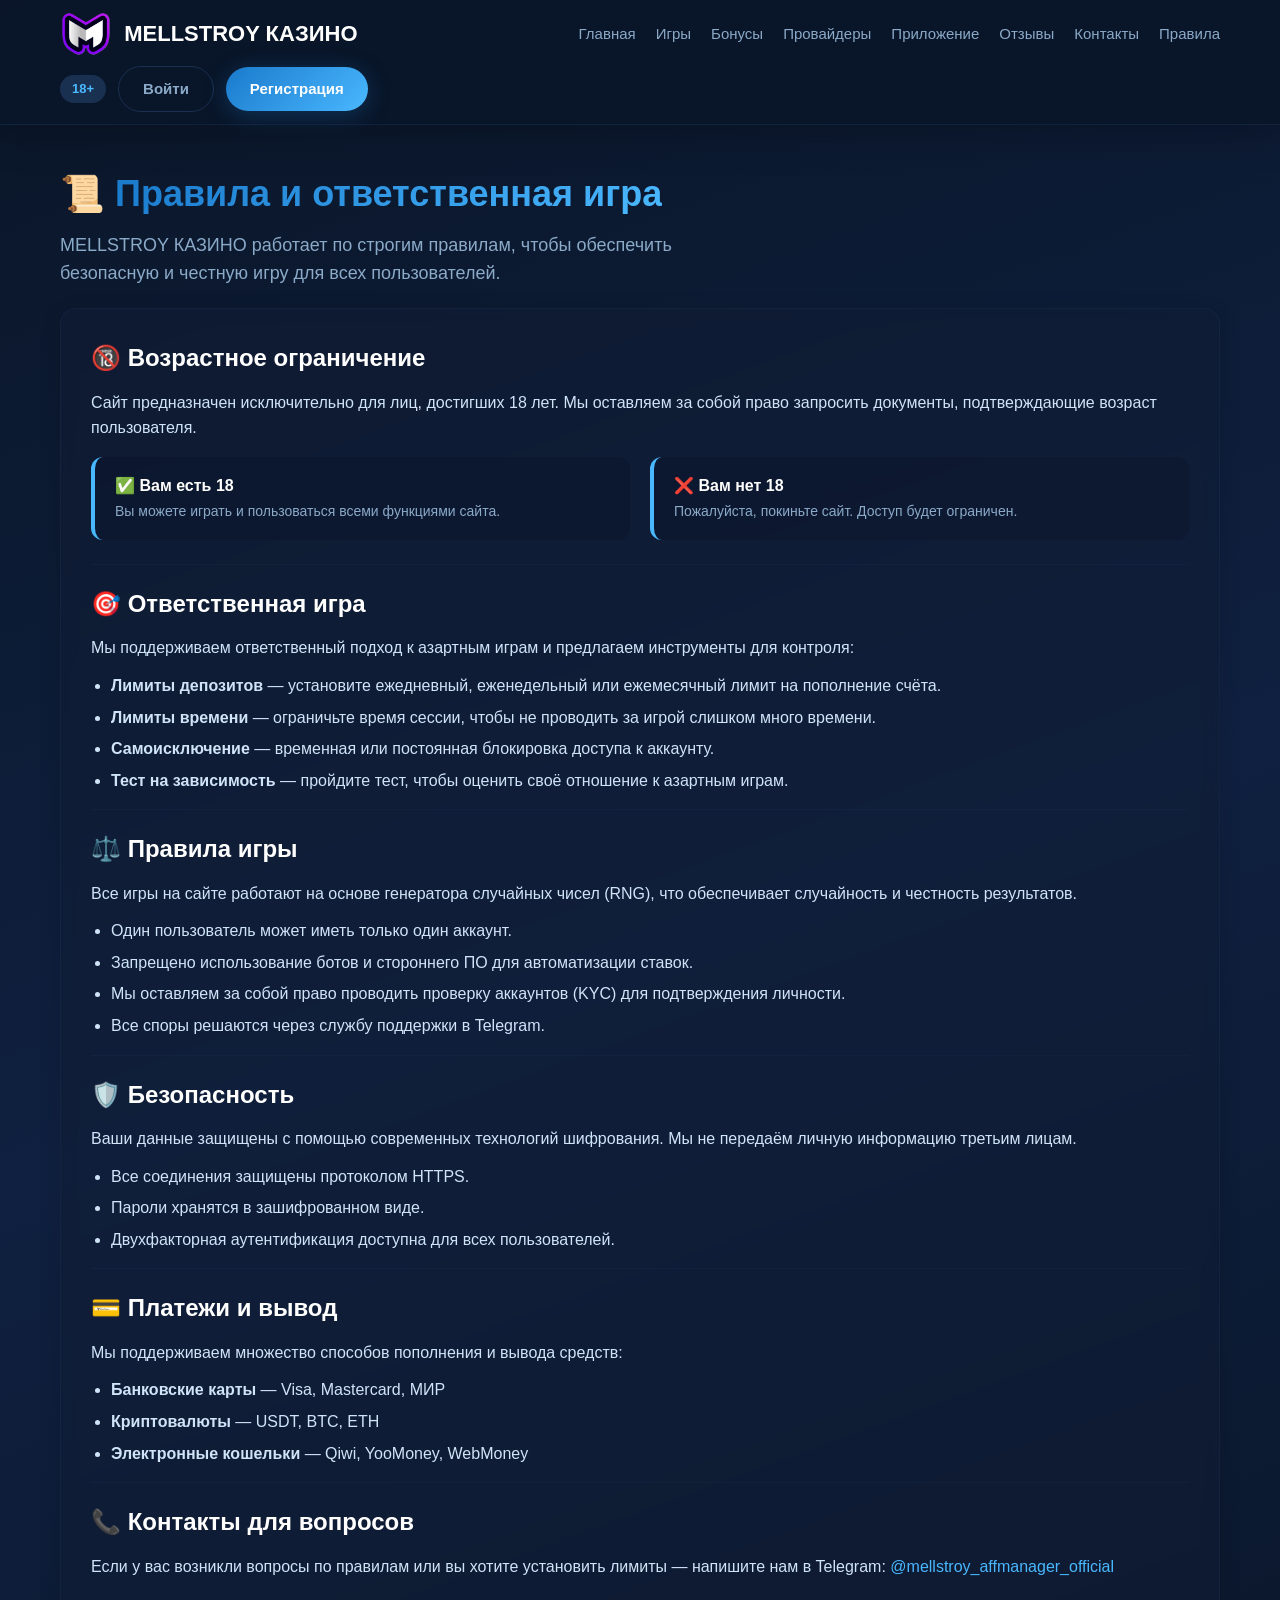
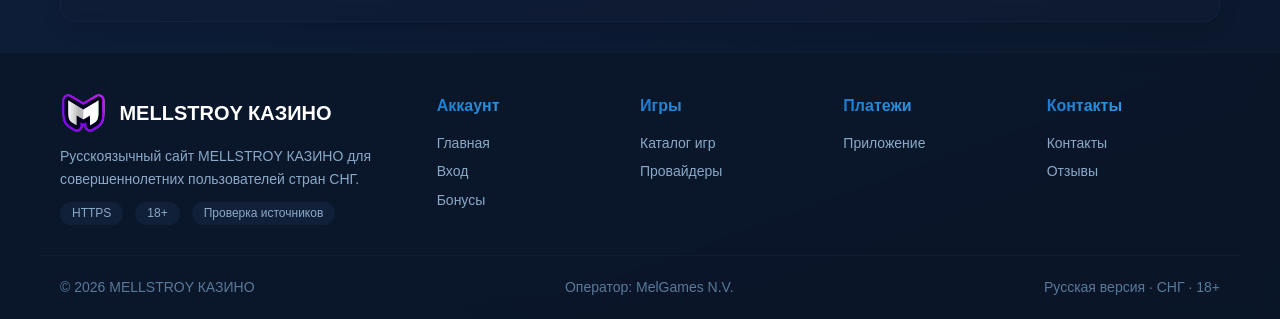
<file: rules.html>
<!doctype html>
<html lang="ru">
<head>
    <meta charset="utf-8">
    <meta name="viewport" content="width=device-width,initial-scale=1,viewport-fit=cover">
    <!-- Фавикон -->
<link rel="icon" href="favicon.png" type="image/png">
<link rel="apple-touch-icon" href="favicon.png">
    <title>Правила — MELLSTROY КАЗИНО</title>
    <meta name="description" content="Правила игры и ответственная игра в MELLSTROY КАЗИНО. Возрастное ограничение 18+.">
    <link rel="stylesheet" href="https://cdnjs.cloudflare.com/ajax/libs/font-awesome/6.0.0-beta3/css/all.min.css">
    <style>
        * { margin: 0; padding: 0; box-sizing: border-box; }
        body {
            font-family: 'Segoe UI', Tahoma, Geneva, Verdana, sans-serif;
            background: linear-gradient(160deg, #0a1628 0%, #0f2040 50%, #0a1628 100%);
            color: #d0e4f8;
            line-height: 1.6;
            min-height: 100vh;
        }
        .container { max-width: 1200px; margin: 0 auto; padding: 0 20px; }
        a { color: #4ab8ff; text-decoration: none; transition: 0.3s; }
        a:hover { color: #7acbff; text-shadow: 0 0 25px rgba(74, 184, 255, 0.2); }

        .site-header {
            background: rgba(10, 22, 40, 0.85);
            backdrop-filter: blur(20px);
            padding: 12px 0;
            border-bottom: 1px solid rgba(26, 48, 80, 0.5);
            position: sticky;
            top: 0;
            z-index: 100;
            box-shadow: 0 4px 40px rgba(0, 0, 0, 0.3);
        }
        .header-row {
            display: flex;
            justify-content: space-between;
            align-items: center;
            flex-wrap: wrap;
            gap: 10px;
        }
        .brand {
            display: flex;
            align-items: center;
            gap: 12px;
            font-size: 22px;
            font-weight: 800;
            color: #ffffff;
        }
        .brand img { height: 44px; width: auto; display: block; }
        .menu-button {
            display: none;
            background: none;
            border: 1px solid #1a3050;
            color: #d0e4f8;
            padding: 8px 16px;
            border-radius: 8px;
            cursor: pointer;
            font-size: 16px;
        }
        .main-nav {
            display: flex;
            align-items: center;
            gap: 10px 20px;
            flex-wrap: wrap;
        }
        .main-nav a {
            color: #8aaac8;
            font-weight: 500;
            font-size: 15px;
            transition: 0.3s;
        }
        .main-nav a:hover { color: #4ab8ff; text-shadow: 0 0 20px rgba(74, 184, 255, 0.15); }
        .header-actions {
            display: flex;
            align-items: center;
            gap: 12px;
        }
        .age-badge {
            background: #1a3050;
            padding: 4px 12px;
            border-radius: 20px;
            font-weight: 700;
            color: #4ab8ff;
            font-size: 13px;
        }
        .btn {
            display: inline-block;
            padding: 10px 24px;
            border-radius: 30px;
            font-weight: 600;
            transition: 0.3s;
            border: none;
            cursor: pointer;
            font-size: 15px;
            text-align: center;
        }
        .btn.primary {
            background: linear-gradient(135deg, #1a7acc, #4ab8ff);
            color: #ffffff;
            box-shadow: 0 4px 25px rgba(26, 124, 204, 0.3);
        }
        .btn.primary:hover {
            transform: scale(1.04);
            box-shadow: 0 8px 40px rgba(74, 184, 255, 0.35);
        }
        .btn.ghost {
            background: transparent;
            color: #8aaac8;
            border: 1px solid #1a3050;
        }
        .btn.ghost:hover {
            border-color: #4ab8ff;
            color: #4ab8ff;
            box-shadow: 0 0 30px rgba(74, 184, 255, 0.05);
        }

        .page-header {
            padding: 40px 0 20px;
        }
        .page-header h1 {
            font-size: 36px;
            color: #ffffff;
            margin-bottom: 8px;
        }
        .page-header p {
            color: #8aaac8;
            font-size: 18px;
            max-width: 700px;
        }

        .gradient-text {
            background: linear-gradient(135deg, #1a7acc, #4ab8ff);
            -webkit-background-clip: text;
            -webkit-text-fill-color: transparent;
        }

        .rules-content {
            background: rgba(17, 29, 53, 0.5);
            backdrop-filter: blur(8px);
            border: 1px solid rgba(26, 48, 80, 0.4);
            border-radius: 16px;
            padding: 30px;
            margin-bottom: 30px;
            box-shadow: 0 4px 20px rgba(0, 0, 0, 0.15);
        }
        .rules-content h2 {
            color: #ffffff;
            font-size: 24px;
            margin-bottom: 12px;
            padding-top: 20px;
            border-top: 1px solid rgba(26, 48, 80, 0.3);
        }
        .rules-content h2:first-child {
            border-top: none;
            padding-top: 0;
        }
        .rules-content p {
            color: #d0e4f8;
            margin-bottom: 12px;
        }
        .rules-content ul {
            padding-left: 20px;
            color: #d0e4f8;
            margin-bottom: 16px;
        }
        .rules-content ul li { margin-bottom: 6px; }

        .rules-grid {
            display: grid;
            grid-template-columns: repeat(auto-fit, minmax(250px, 1fr));
            gap: 20px;
            margin: 16px 0 24px;
        }
        .rules-grid .item {
            background: rgba(10, 22, 40, 0.4);
            border-radius: 12px;
            padding: 16px 20px;
            border-left: 4px solid #4ab8ff;
        }
        .rules-grid .item strong {
            display: block;
            color: #ffffff;
        }
        .rules-grid .item span {
            color: #8aaac8;
            font-size: 14px;
        }

        .site-footer {
            background: rgba(10, 22, 40, 0.8);
            backdrop-filter: blur(10px);
            padding: 40px 0 20px;
            border-top: 1px solid rgba(26, 48, 80, 0.3);
        }
        .footer-grid {
            display: grid;
            grid-template-columns: 2fr 1fr 1fr 1fr 1fr;
            gap: 30px;
        }
        .footer-brand p {
            color: #8aaac8;
            font-size: 14px;
            margin: 12px 0;
        }
        .footer-trust {
            display: flex;
            gap: 12px;
        }
        .footer-trust span {
            background: rgba(26, 48, 80, 0.4);
            padding: 2px 12px;
            border-radius: 20px;
            font-size: 12px;
            color: #8aaac8;
        }
        .footer-grid strong {
            background: linear-gradient(135deg, #1a7acc, #4ab8ff);
            -webkit-background-clip: text;
            -webkit-text-fill-color: transparent;
            display: block;
            margin-bottom: 10px;
        }
        .footer-grid a {
            display: block;
            color: #8aaac8;
            font-size: 14px;
            padding: 3px 0;
            transition: 0.3s;
        }
        .footer-grid a:hover { color: #4ab8ff; }
        .footer-bottom {
            border-top: 1px solid rgba(26, 48, 80, 0.3);
            padding-top: 20px;
            margin-top: 30px;
            display: flex;
            justify-content: space-between;
            flex-wrap: wrap;
            font-size: 14px;
            color: #5a7a9a;
        }

        .mobile-bar {
            display: none;
            position: fixed;
            bottom: 0;
            left: 0;
            right: 0;
            background: rgba(10, 22, 40, 0.95);
            backdrop-filter: blur(16px);
            border-top: 1px solid rgba(26, 48, 80, 0.4);
            padding: 10px;
            gap: 10px;
            z-index: 200;
        }
        .mobile-bar a {
            flex: 1;
            text-align: center;
            padding: 10px;
            border-radius: 30px;
            font-weight: 600;
        }
        .mobile-bar a:first-child {
            background: transparent;
            border: 1px solid #1a3050;
            color: #8aaac8;
        }
        .mobile-bar a:last-child {
            background: linear-gradient(135deg, #1a7acc, #4ab8ff);
            color: #ffffff;
        }

        @media (max-width: 768px) {
            .menu-button { display: block; }
            .main-nav {
                display: none;
                width: 100%;
                flex-direction: column;
                align-items: stretch;
                padding: 16px 0;
                gap: 8px;
            }
            .main-nav.open { display: flex; }
            .header-actions {
                width: 100%;
                justify-content: center;
                padding-top: 12px;
                border-top: 1px solid rgba(26, 48, 80, 0.3);
            }
            .page-header h1 { font-size: 28px; }
            .footer-grid { grid-template-columns: 1fr; }
            .mobile-bar { display: flex; }
            .site-footer { padding-bottom: 80px; }
        }
    </style>
</head>
<body>

    <header class="site-header">
        <div class="container header-row">
            <a class="brand" href="index.html">
                <img src="logo.png" alt="MELLSTROY КАЗИНО" loading="lazy">
                <span>MELLSTROY КАЗИНО</span>
            </a>
            <button class="menu-button" type="button" data-menu>
                <i class="fas fa-bars"></i> Меню
            </button>
            <nav class="main-nav" data-nav>
                <a href="index.html">Главная</a>
                <a href="games.html">Игры</a>
                <a href="bonus.html">Бонусы</a>
                <a href="providers.html">Провайдеры</a>
                <a href="app.html">Приложение</a>
                <a href="reviews.html">Отзывы</a>
                <a href="contacts.html">Контакты</a>
                <a href="rules.html">Правила</a>
            </nav>
            <div class="header-actions">
                <span class="age-badge">18+</span>
                <a class="btn ghost" href="login.html">Войти</a>
                <a class="btn primary" href="https://mell636.com/?p=hkmq" rel="nofollow sponsored">Регистрация</a>
            </div>
        </div>
    </header>

    <main>
        <div class="container">
            <div class="page-header">
                <h1>📜 <span class="gradient-text">Правила и ответственная игра</span></h1>
                <p>MELLSTROY КАЗИНО работает по строгим правилам, чтобы обеспечить безопасную и честную игру для всех пользователей.</p>
            </div>

            <div class="rules-content">
                <h2>🔞 Возрастное ограничение</h2>
                <p>Сайт предназначен исключительно для лиц, достигших 18 лет. Мы оставляем за собой право запросить документы, подтверждающие возраст пользователя.</p>

                <div class="rules-grid">
                    <div class="item">
                        <strong>✅ Вам есть 18</strong>
                        <span>Вы можете играть и пользоваться всеми функциями сайта.</span>
                    </div>
                    <div class="item">
                        <strong>❌ Вам нет 18</strong>
                        <span>Пожалуйста, покиньте сайт. Доступ будет ограничен.</span>
                    </div>
                </div>

                <h2>🎯 Ответственная игра</h2>
                <p>Мы поддерживаем ответственный подход к азартным играм и предлагаем инструменты для контроля:</p>
                <ul>
                    <li><strong>Лимиты депозитов</strong> — установите ежедневный, еженедельный или ежемесячный лимит на пополнение счёта.</li>
                    <li><strong>Лимиты времени</strong> — ограничьте время сессии, чтобы не проводить за игрой слишком много времени.</li>
                    <li><strong>Самоисключение</strong> — временная или постоянная блокировка доступа к аккаунту.</li>
                    <li><strong>Тест на зависимость</strong> — пройдите тест, чтобы оценить своё отношение к азартным играм.</li>
                </ul>

                <h2>⚖️ Правила игры</h2>
                <p>Все игры на сайте работают на основе генератора случайных чисел (RNG), что обеспечивает случайность и честность результатов.</p>
                <ul>
                    <li>Один пользователь может иметь только один аккаунт.</li>
                    <li>Запрещено использование ботов и стороннего ПО для автоматизации ставок.</li>
                    <li>Мы оставляем за собой право проводить проверку аккаунтов (KYC) для подтверждения личности.</li>
                    <li>Все споры решаются через службу поддержки в Telegram.</li>
                </ul>

                <h2>🛡️ Безопасность</h2>
                <p>Ваши данные защищены с помощью современных технологий шифрования. Мы не передаём личную информацию третьим лицам.</p>
                <ul>
                    <li>Все соединения защищены протоколом HTTPS.</li>
                    <li>Пароли хранятся в зашифрованном виде.</li>
                    <li>Двухфакторная аутентификация доступна для всех пользователей.</li>
                </ul>

                <h2>💳 Платежи и вывод</h2>
                <p>Мы поддерживаем множество способов пополнения и вывода средств:</p>
                <ul>
                    <li><strong>Банковские карты</strong> — Visa, Mastercard, МИР</li>
                    <li><strong>Криптовалюты</strong> — USDT, BTC, ETH</li>
                    <li><strong>Электронные кошельки</strong> — Qiwi, YooMoney, WebMoney</li>
                </ul>

                <h2>📞 Контакты для вопросов</h2>
                <p>Если у вас возникли вопросы по правилам или вы хотите установить лимиты — напишите нам в Telegram: <a href="https://t.me/mellstroy_affmanager_official" target="_blank">@mellstroy_affmanager_official</a></p>
            </div>
        </div>
    </main>

    <footer class="site-footer">
        <div class="container footer-grid">
            <div class="footer-brand">
                <div style="display:flex; align-items:center; gap:12px;">
                    <img src="logo.png" alt="MELLSTROY КАЗИНО" style="height:40px; width:auto;">
                    <span style="font-size:20px; font-weight:800; color:#ffffff;">MELLSTROY КАЗИНО</span>
                </div>
                <p>Русскоязычный сайт MELLSTROY КАЗИНО для совершеннолетних пользователей стран СНГ.</p>
                <div class="footer-trust"><span>HTTPS</span><span>18+</span><span>Проверка источников</span></div>
            </div>
            <div><strong>Аккаунт</strong><a href="index.html">Главная</a><a href="login.html">Вход</a><a href="bonus.html">Бонусы</a></div>
            <div><strong>Игры</strong><a href="games.html">Каталог игр</a><a href="providers.html">Провайдеры</a></div>
            <div><strong>Платежи</strong><a href="app.html">Приложение</a></div>
            <div><strong>Контакты</strong><a href="contacts.html">Контакты</a><a href="reviews.html">Отзывы</a></div>
        </div>
        <div class="container footer-bottom">
            <span>© 2026 MELLSTROY КАЗИНО</span>
            <span>Оператор: MelGames N.V.</span>
            <span>Русская версия · СНГ · 18+</span>
        </div>
    </footer>

    <div class="mobile-bar">
        <a href="login.html">Войти</a>
        <a href="https://mell636.com/?p=hkmq" rel="nofollow sponsored">Играть</a>
    </div>

    <script>
        const menuBtn = document.querySelector('[data-menu]');
        const nav = document.querySelector('[data-nav]');
        if (menuBtn && nav) {
            menuBtn.addEventListener('click', function() {
                nav.classList.toggle('open');
                menuBtn.innerHTML = nav.classList.contains('open') ?
                    '<i class="fas fa-times"></i> Закрыть' :
                    '<i class="fas fa-bars"></i> Меню';
            });
        }
    </script>

</body>
</html>
</file>
